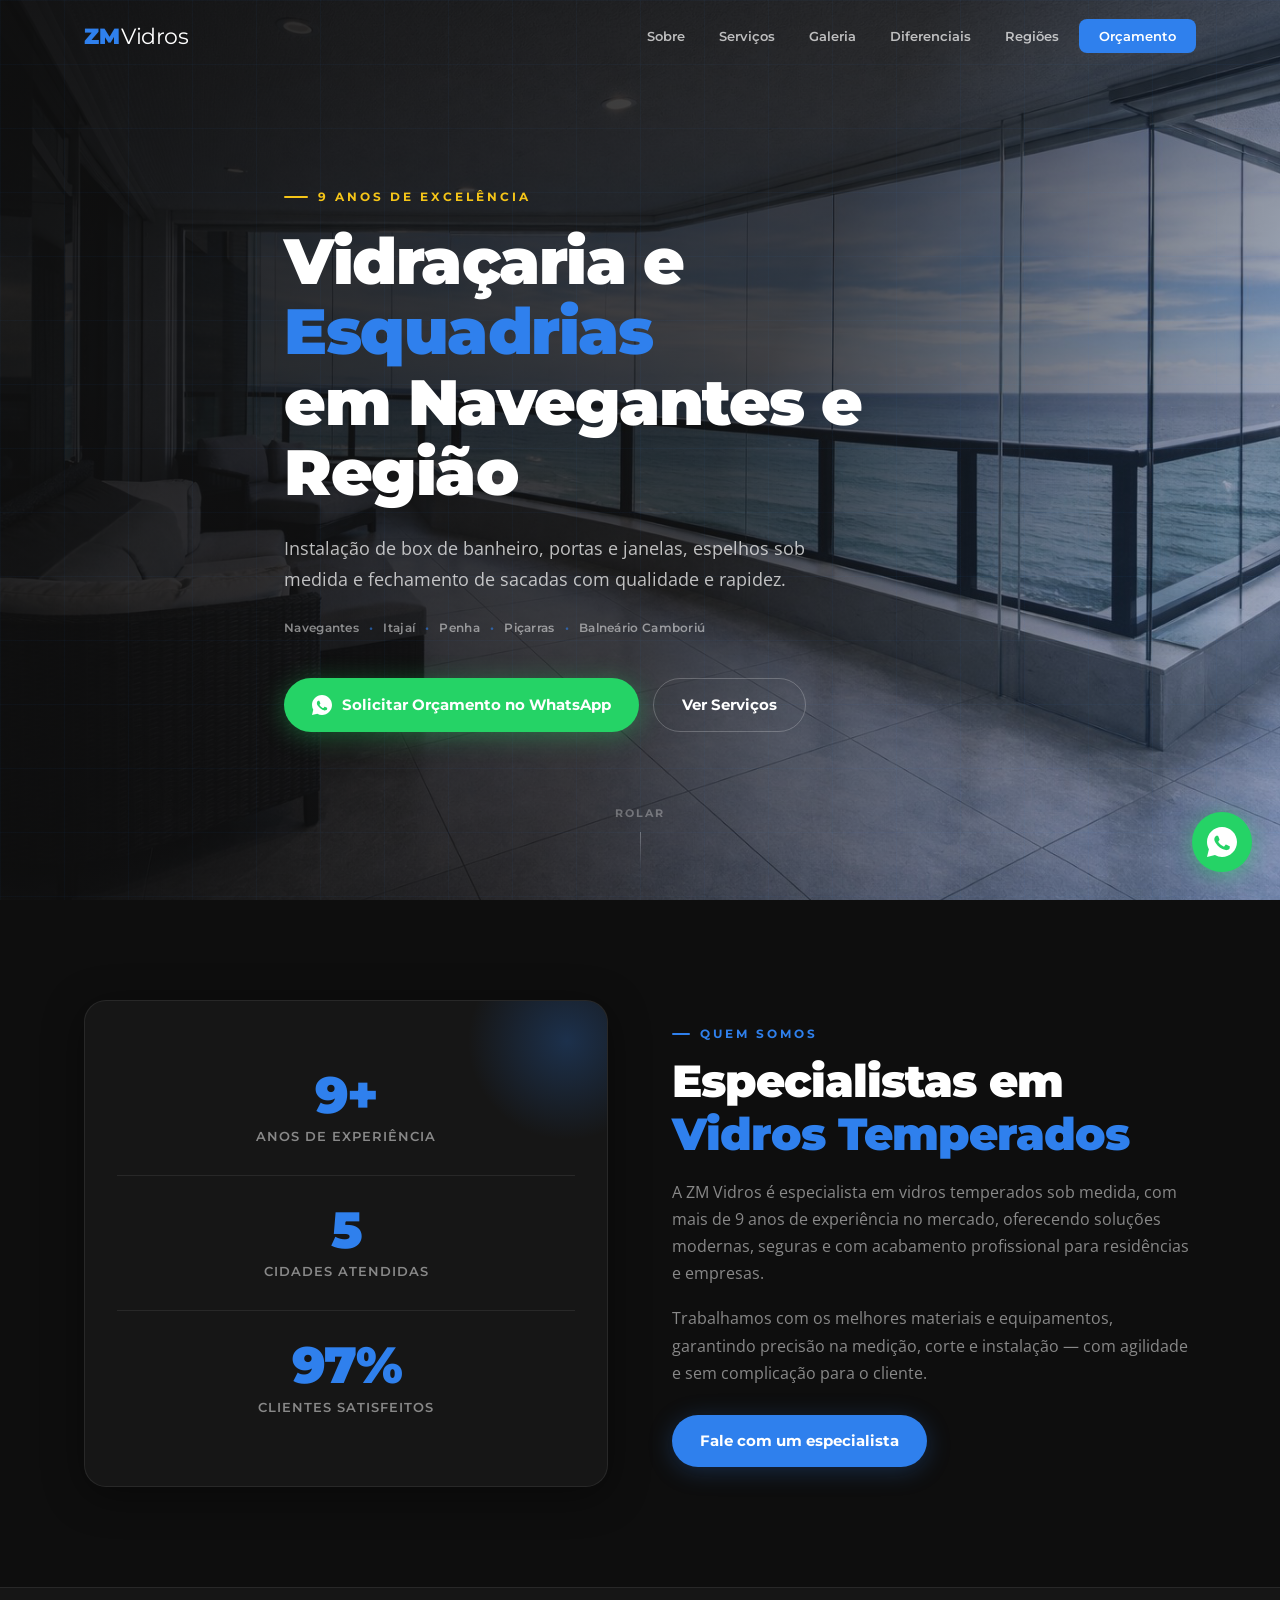
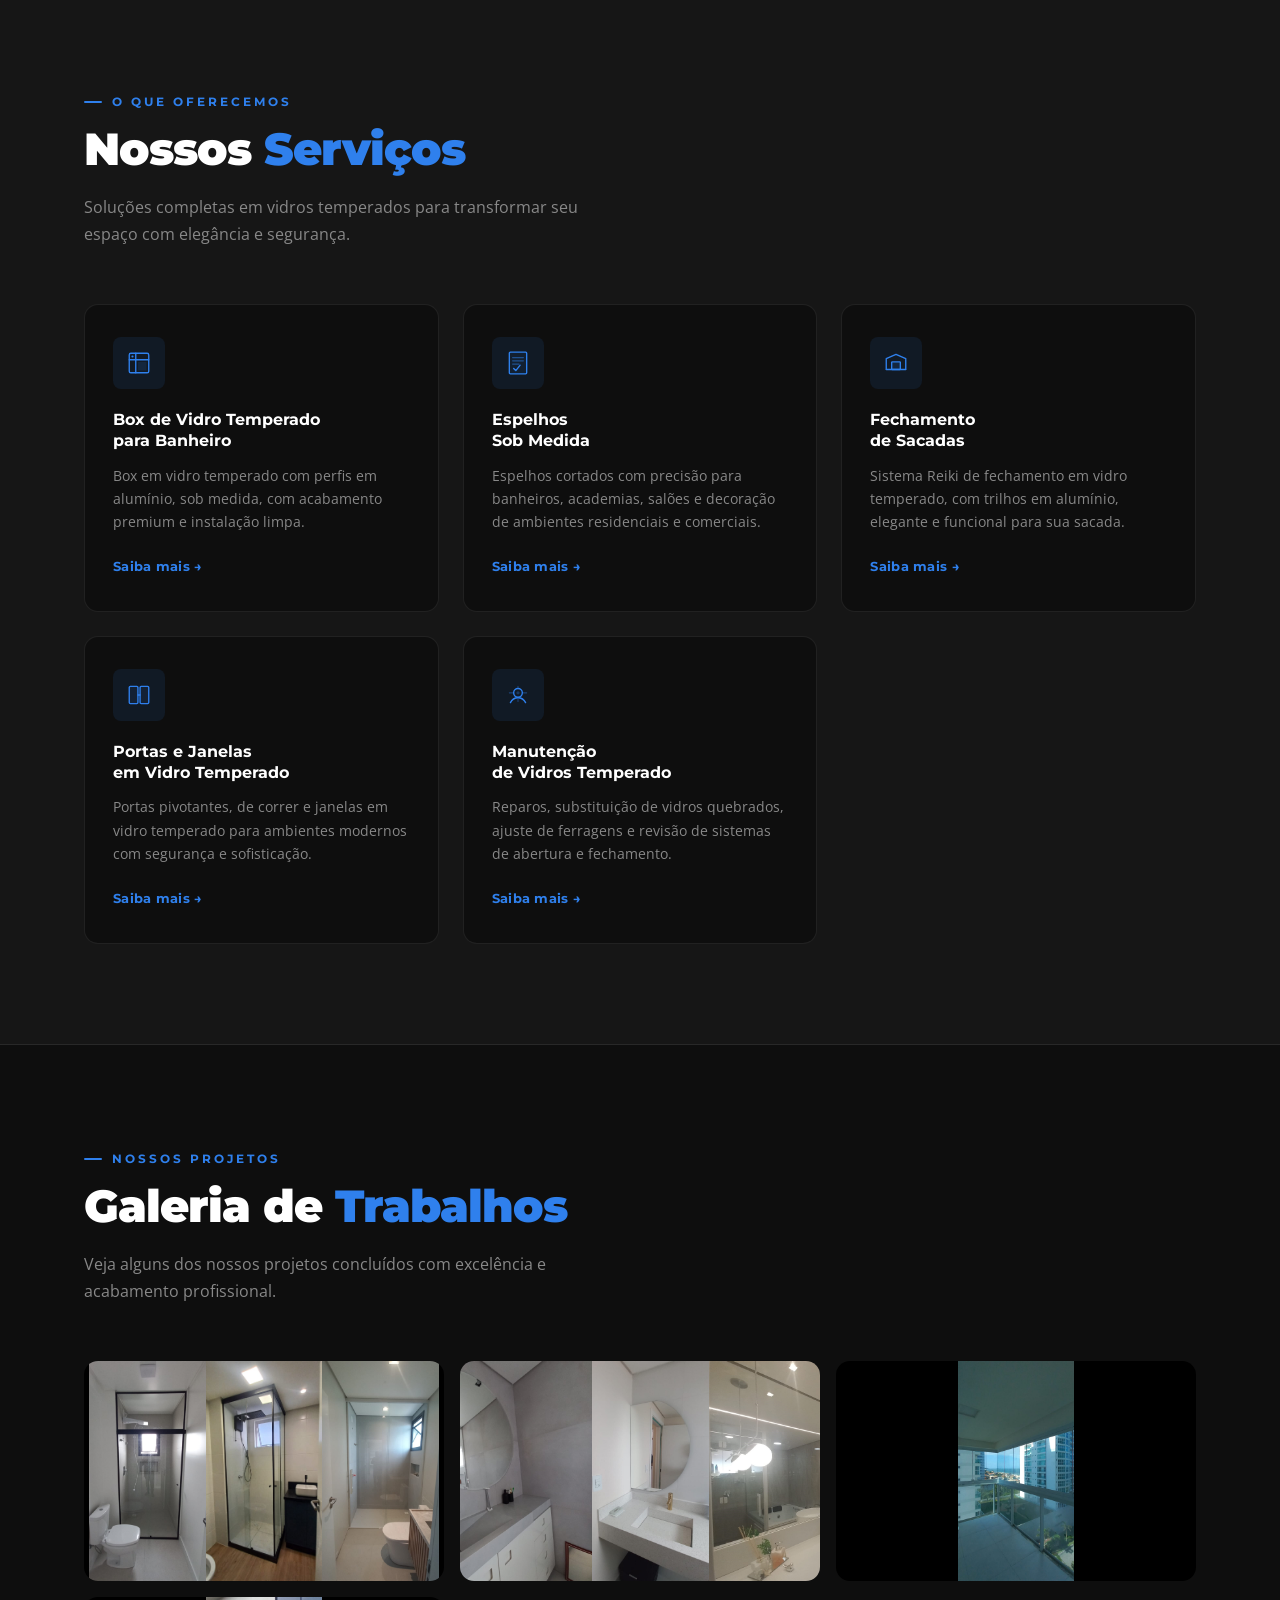
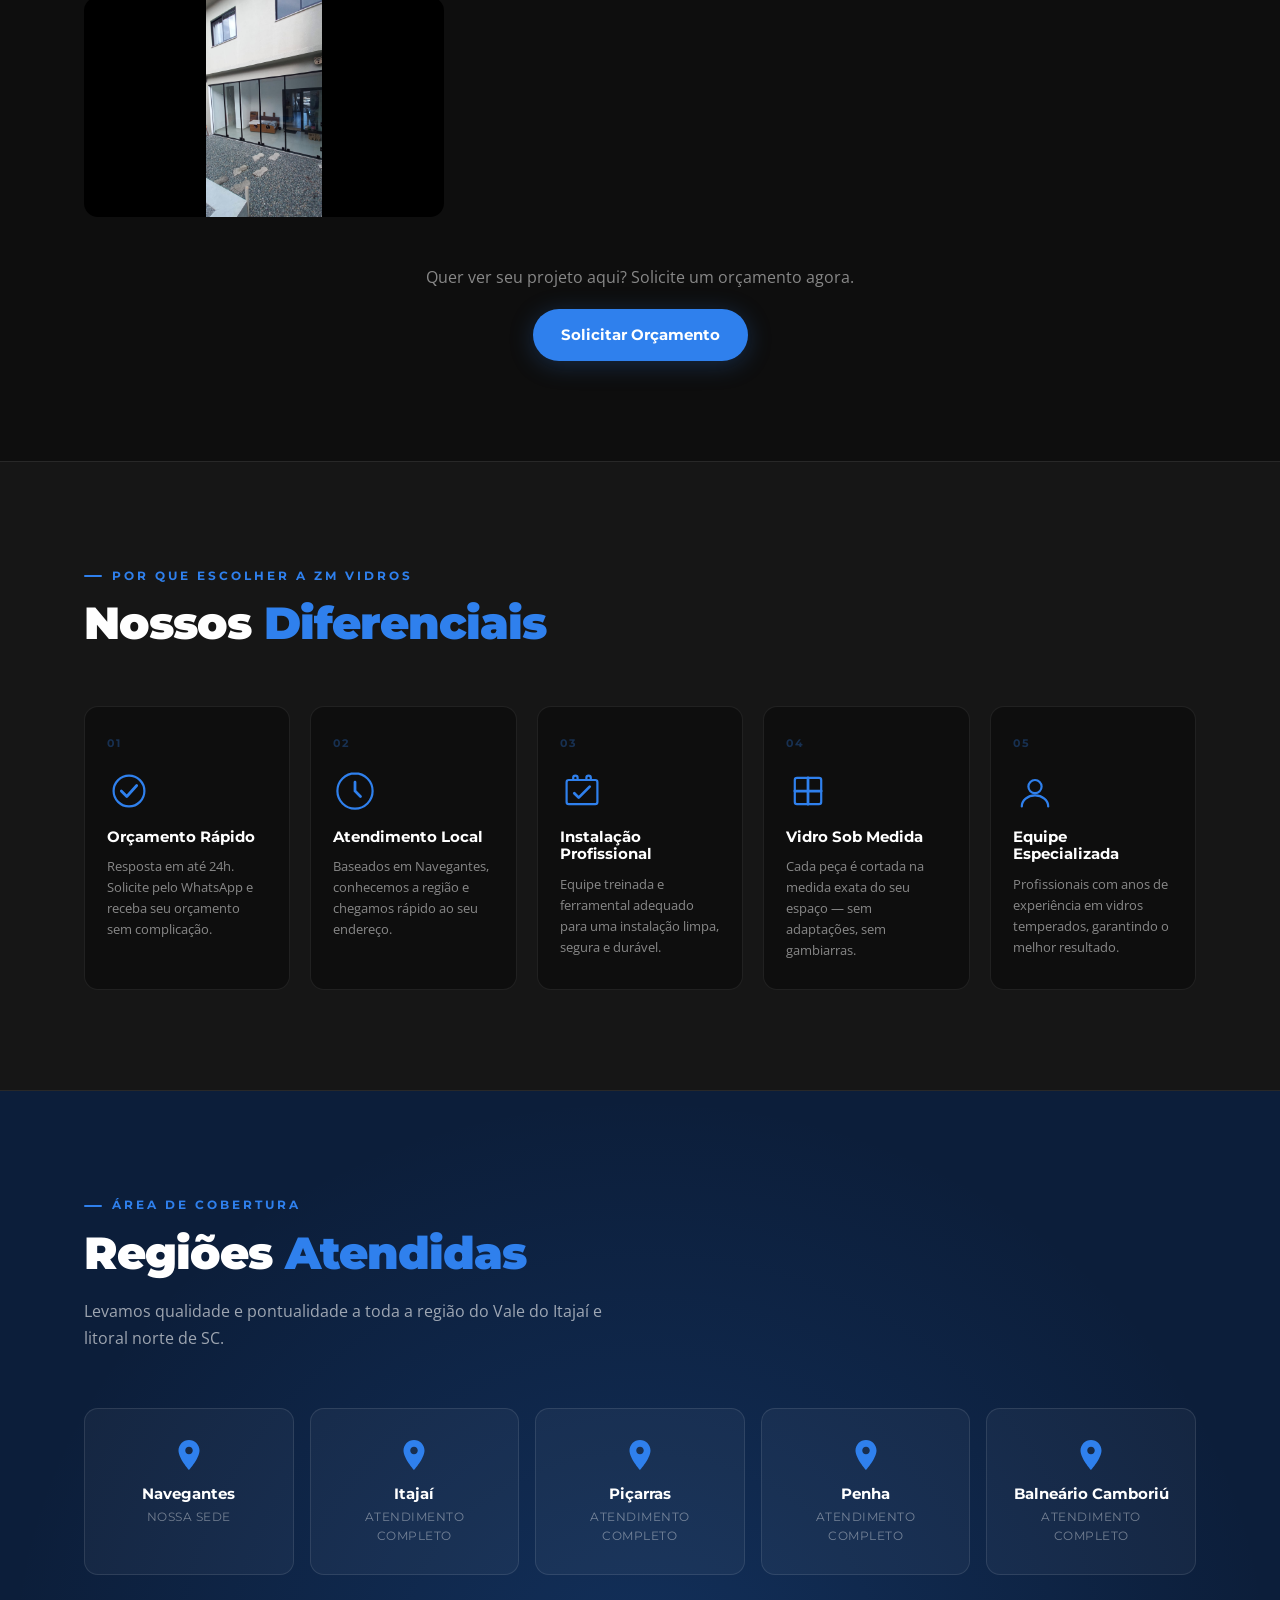
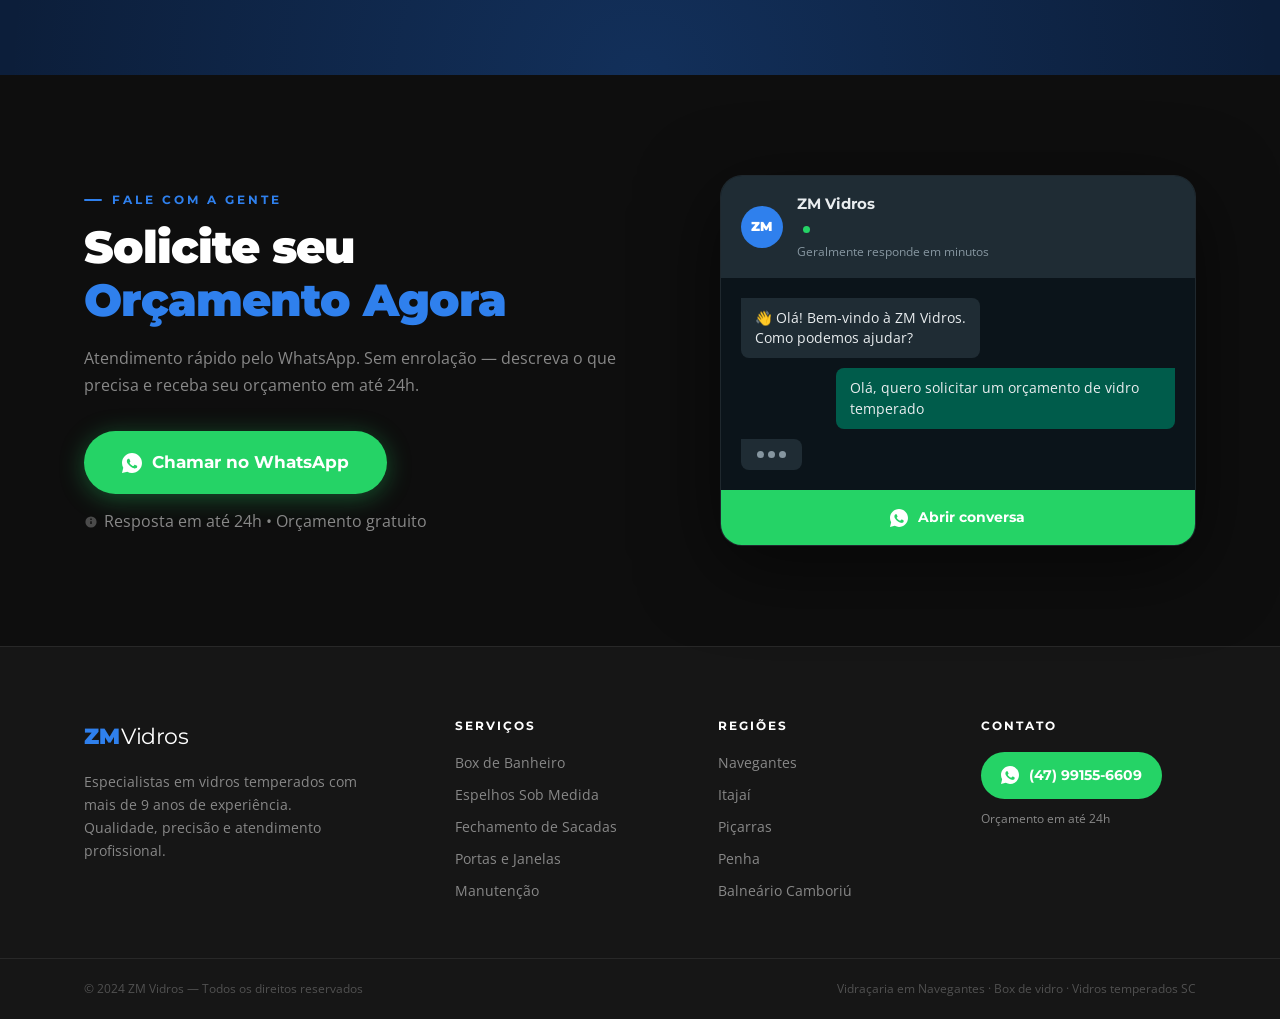
<file: index.html>
<!DOCTYPE html>
<html lang="pt-BR">
<head>
  <meta charset="UTF-8" />
  <meta name="viewport" content="width=device-width, initial-scale=1.0"/>
  <meta name="description" content="ZM Vidros – Box de vidro temperado, espelhos sob medida e fechamento de sacadas em Navegantes, Itajaí, Piçarras, Penha e Balneário Camboriú. Orçamento rápido pelo WhatsApp."/>
  <meta name="keywords" content="box de vidro, vidraçaria, vidro temperado, Navegantes, Itajaí, box banheiro, espelho sob medida, fechamento sacada, porta vidro temperado"/>
  <meta name="author" content="ZM Vidros"/>
  <meta property="og:title" content="ZM Vidros – Box de Vidro Temperado em Navegantes e Região"/>
  <meta property="og:description" content="Instalação profissional de box de banheiro, espelhos e fechamento de sacadas. Atendemos Navegantes, Itajaí, Piçarras, Penha e Balneário Camboriú."/>
  <meta property="og:type" content="website"/>
  <title>ZM Vidros – Box de Vidro Temperado em Navegantes e Região</title>
  <link rel="icon" href="/img/favicon.png" type="image/png">
  <link rel="preconnect" href="https://fonts.googleapis.com"/>
  <link rel="preconnect" href="https://fonts.gstatic.com" crossorigin/>
  <link href="https://fonts.googleapis.com/css2?family=Montserrat:wght@300;400;600;700;900&family=Open+Sans:wght@300;400;600&display=swap" rel="stylesheet"/>
  <link rel="stylesheet" href="css/style.css"/>
</head>
  <!-- Google tag (gtag.js) -->
<script async src="https://www.googletagmanager.com/gtag/js?id=AW-18070932044"></script>
<script>
  window.dataLayer = window.dataLayer || [];
  function gtag(){dataLayer.push(arguments);}
  gtag('js', new Date());

  gtag('config', 'AW-18070932044');
</script>
  
  <!-- Google tag (gtag.js) -->
<script async src="https://www.googletagmanager.com/gtag/js?id=G-LPH5JG95NE"></script>
<script>
  window.dataLayer = window.dataLayer || [];
  function gtag(){dataLayer.push(arguments);}
  gtag('js', new Date());

  gtag('config', 'G-LPH5JG95NE');
</script>

  <!-- Google Tag Manager -->
<script>(function(w,d,s,l,i){w[l]=w[l]||[];w[l].push({'gtm.start':
new Date().getTime(),event:'gtm.js'});var f=d.getElementsByTagName(s)[0],
j=d.createElement(s),dl=l!='dataLayer'?'&l='+l:'';j.async=true;j.src=
'https://www.googletagmanager.com/gtm.js?id='+i+dl;f.parentNode.insertBefore(j,f);
})(window,document,'script','dataLayer','GTM-5BQ9XXKM');</script>
<!-- End Google Tag Manager -->
  
<body>
  <!-- Google Tag Manager (noscript) -->
<noscript><iframe src="https://www.googletagmanager.com/ns.html?id=GTM-5BQ9XXKM"
height="0" width="0" style="display:none;visibility:hidden"></iframe></noscript>
<!-- End Google Tag Manager (noscript) -->

  <!-- ══════════════ NAVBAR ══════════════ -->
  <nav class="navbar" id="navbar">
    <div class="container navbar__inner">
      <a href="#hero" class="navbar__logo">
        <span class="logo-zm">ZM</span><span class="logo-vidros">Vidros</span>
      </a>
      <button class="navbar__toggle" id="menuToggle" aria-label="Abrir menu">
        <span></span><span></span><span></span>
      </button>
      <ul class="navbar__links" id="navLinks">
        <li><a href="#sobre">Sobre</a></li>
        <li><a href="#servicos">Serviços</a></li>
        <li><a href="#galeria">Galeria</a></li>
        <li><a href="#diferenciais">Diferenciais</a></li>
        <li><a href="#regioes">Regiões</a></li>
        <li><a href="#contato" class="nav-cta">Orçamento</a></li>
      </ul>
    </div>
  </nav>

  <!-- ══════════════ HERO ══════════════ -->
  <section class="hero" id="hero">
    <div class="hero__bg"></div>
    <div class="hero__overlay"></div>
    <div class="hero__lines"></div>
    <div class="container hero__content">
      <p class="hero__eyebrow" data-reveal>9 anos de excelência</p>
      <h1 class="hero__title" data-reveal data-delay="0.1">
        Vidraçaria e<br>
        <em>Esquadrias</em><br>
        em Navegantes e Região
      </h1>
      <p class="hero__sub" data-reveal data-delay="0.2">
        Instalação de box de banheiro, portas e janelas, espelhos sob medida e fechamento<br class="hide-mobile">
        de sacadas com qualidade e rapidez.
      </p>
      <div class="hero__cities" data-reveal data-delay="0.3">
        <span>Navegantes</span>
        <span class="dot">•</span>
        <span>Itajaí</span>
        <span class="dot">•</span>
        <span>Penha</span>
        <span class="dot">•</span>
        <span>Piçarras</span>
        <span class="dot">•</span>
        <span>Balneário Camboriú</span>
      </div>
      <div class="hero__actions" data-reveal data-delay="0.4">
        <a href="https://wa.me/5547991556609?text=Ol%C3%A1%2C%20quero%20solicitar%20um%20or%C3%A7amento%20de%20vidro%20temperado" target="_blank" rel="noopener" onclick="gtag('event','click_whatsapp',{event_category:'engagement',event_label:'hero_whatsapp'});" class="btn btn--whatsapp">
          <svg viewBox="0 0 32 32"><path d="M16 0C7.163 0 0 7.163 0 16c0 2.822.737 5.469 2.027 7.773L0 32l8.468-2.004A15.938 15.938 0 0016 32c8.837 0 16-7.163 16-16S24.837 0 16 0zm8.186 22.612c-.34.957-1.683 1.751-2.76 1.98-.736.157-1.696.281-4.932-1.06-4.144-1.681-6.815-5.886-7.02-6.157-.198-.27-1.664-2.217-1.664-4.228 0-2.01 1.052-2.993 1.425-3.399.374-.406.815-.507 1.087-.507.271 0 .543.003.78.014.25.013.586-.095.916.699.34.814 1.155 2.823 1.256 3.027.101.204.169.44.033.71-.136.27-.204.44-.406.677-.203.237-.427.53-.61.711-.203.203-.414.423-.178.83.237.407 1.054 1.738 2.26 2.817 1.553 1.383 2.864 1.812 3.27 2.016.407.203.644.17.882-.102.237-.271 1.018-1.186 1.289-1.593.271-.407.542-.34.915-.204.373.136 2.378 1.12 2.785 1.323.407.204.678.305.779.475.1.169.1.982-.24 1.94z"/></svg>
          Solicitar Orçamento no WhatsApp
        </a>
        <a href="#servicos" class="btn btn--outline">Ver Serviços</a>
      </div>
    </div>
    <div class="hero__scroll-hint">
      <span>Rolar</span>
      <div class="scroll-line"></div>
    </div>
  </section>

  <!-- ══════════════ SOBRE ══════════════ -->
  <section class="sobre" id="sobre">
    <div class="container sobre__inner">
      <div class="sobre__visual" data-reveal>
        <div class="sobre__glass-card">
          <div class="stat"><span class="stat__num">9+</span><span class="stat__label">Anos de experiência</span></div>
          <div class="stat-divider"></div>
          <div class="stat"><span class="stat__num">5</span><span class="stat__label">Cidades atendidas</span></div>
          <div class="stat-divider"></div>
          <div class="stat"><span class="stat__num">100%</span><span class="stat__label">Clientes satisfeitos</span></div>
        </div>
      </div>
      <div class="sobre__text" data-reveal data-delay="0.15">
        <span class="section-eyebrow">Quem somos</span>
        <h2 class="section-title">Especialistas em<br><em>Vidros Temperados</em></h2>
        <p>A ZM Vidros é especialista em vidros temperados sob medida, com mais de 9 anos de experiência no mercado, oferecendo soluções modernas, seguras e com acabamento profissional para residências e empresas.</p>
        <p>Trabalhamos com os melhores materiais e equipamentos, garantindo precisão na medição, corte e instalação — com agilidade e sem complicação para o cliente.</p>
        <a href="https://wa.me/5547991556609?text=Ol%C3%A1%2C%20quero%20solicitar%20um%20or%C3%A7amento%20de%20vidro%20temperado" target="_blank" rel="noopener" onclick="gtag('event','click_whatsapp',{event_category:'engagement',event_label:'contato_whatsapp'});" class="btn btn--primary">Fale com um especialista</a>
      </div>
    </div>
  </section>

  <!-- ══════════════ SERVIÇOS ══════════════ -->
  <section class="servicos" id="servicos">
    <div class="container">
      <div class="section-header" data-reveal>
        <span class="section-eyebrow">O que oferecemos</span>
        <h2 class="section-title">Nossos <em>Serviços</em></h2>
        <p class="section-desc">Soluções completas em vidros temperados para transformar seu espaço com elegância e segurança.</p>
      </div>
      <div class="servicos__grid">

        <div class="service-card" data-reveal data-delay="0">
          <div class="service-card__icon">
            <svg viewBox="0 0 48 48" fill="none" xmlns="http://www.w3.org/2000/svg">
              <rect x="6" y="6" width="36" height="36" rx="3" stroke="currentColor" stroke-width="2.5"/>
              <path d="M6 18h36M18 6v36" stroke="currentColor" stroke-width="2.5" stroke-linecap="round"/>
              <circle cx="12" cy="12" r="2" fill="currentColor"/>
              <path d="M22 22h16v16H22z" fill="currentColor" opacity=".12"/>
            </svg>
          </div>
          <h3>Box de Vidro Temperado<br>para Banheiro</h3>
          <p>Box em vidro temperado com perfis em alumínio, sob medida, com acabamento premium e instalação limpa.</p>
          <a href="box-vidro.html" class="service-card__link">Saiba mais →</a>
        </div>

        <div class="service-card" data-reveal data-delay="0.08">
          <div class="service-card__icon">
            <svg viewBox="0 0 48 48" fill="none" xmlns="http://www.w3.org/2000/svg">
              <rect x="8" y="4" width="32" height="40" rx="2" stroke="currentColor" stroke-width="2.5"/>
              <path d="M14 14h20M14 20h20M14 26h12" stroke="currentColor" stroke-width="2" stroke-linecap="round" opacity=".5"/>
              <path d="M8 4h32v40H8z" fill="currentColor" opacity=".06"/>
              <path d="M16 34l4 4 8-10" stroke="currentColor" stroke-width="2.5" stroke-linecap="round" stroke-linejoin="round"/>
            </svg>
          </div>
          <h3>Espelhos<br>Sob Medida</h3>
          <p>Espelhos cortados com precisão para banheiros, academias, salões e decoração de ambientes residenciais e comerciais.</p>
          <a href="espelhos.html" class="service-card__link">Saiba mais →</a>
        </div>

        <div class="service-card" data-reveal data-delay="0.16">
          <div class="service-card__icon">
            <svg viewBox="0 0 48 48" fill="none" xmlns="http://www.w3.org/2000/svg">
              <path d="M6 36V16l18-8 18 8v20" stroke="currentColor" stroke-width="2.5" stroke-linejoin="round"/>
              <rect x="16" y="22" width="16" height="14" rx="1" stroke="currentColor" stroke-width="2.5"/>
              <path d="M6 36h36" stroke="currentColor" stroke-width="2.5" stroke-linecap="round"/>
              <path d="M16 22h16v14H16z" fill="currentColor" opacity=".12"/>
            </svg>
          </div>
          <h3>Fechamento<br>de Sacadas</h3>
          <p>Sistema Reiki de fechamento em vidro temperado, com trilhos em alumínio, elegante e funcional para sua sacada.</p>
          <a href="fechamento-sacada.html" class="service-card__link">Saiba mais →</a>
        </div>

        <div class="service-card" data-reveal data-delay="0.24">
          <div class="service-card__icon">
            <svg viewBox="0 0 48 48" fill="none" xmlns="http://www.w3.org/2000/svg">
              <rect x="6" y="8" width="16" height="32" rx="2" stroke="currentColor" stroke-width="2.5"/>
              <rect x="26" y="8" width="16" height="32" rx="2" stroke="currentColor" stroke-width="2.5"/>
              <path d="M22 24h4" stroke="currentColor" stroke-width="2.5" stroke-linecap="round"/>
              <path d="M6 8h16v32H6zM26 8h16v32H26z" fill="currentColor" opacity=".08"/>
            </svg>
          </div>
          <h3>Portas e Janelas<br>em Vidro Temperado</h3>
          <p>Portas pivotantes, de correr e janelas em vidro temperado para ambientes modernos com segurança e sofisticação.</p>
          <a href="portas-janelas.html" class="service-card__link">Saiba mais →</a>
        </div>

        <div class="service-card" data-reveal data-delay="0.32">
          <div class="service-card__icon">
            <svg viewBox="0 0 48 48" fill="none" xmlns="http://www.w3.org/2000/svg">
              <path d="M10 38c3-6 8-9 14-9s11 3 14 9" stroke="currentColor" stroke-width="2.5" stroke-linecap="round"/>
              <circle cx="24" cy="20" r="8" stroke="currentColor" stroke-width="2.5"/>
              <path d="M24 12v-4M24 32v4M16 20H8M40 20h-8" stroke="currentColor" stroke-width="2" stroke-linecap="round" opacity=".4"/>
              <circle cx="24" cy="20" r="3" fill="currentColor" opacity=".3"/>
            </svg>
          </div>
          <h3>Manutenção<br>de Vidros Temperado</h3>
          <p>Reparos, substituição de vidros quebrados, ajuste de ferragens e revisão de sistemas de abertura e fechamento.</p>
          <a href="manutencao.html" class="service-card__link">Saiba mais →</a>
        </div>

      </div>
    </div>
  </section>

  <!-- ══════════════ GALERIA ══════════════ -->
  <section class="galeria" id="galeria">
    <div class="container">
      <div class="section-header" data-reveal>
        <span class="section-eyebrow">Nossos projetos</span>
        <h2 class="section-title">Galeria de <em>Trabalhos</em></h2>
        <p class="section-desc">Veja alguns dos nossos projetos concluídos com excelência e acabamento profissional.</p>
      </div>
      <div class="galeria__grid">
  <div class="galeria__item">
  <img src="img/box-vidro-navegantes.jpeg" alt="Box de vidro">
  <img src="img/box-de-vidro-teto-navegantes.jpeg" alt="Box de vidro">
  <img src="img/box-de-vidro-navegantes.jpeg" alt="Box de vidro">
  <div class="galeria__label">Box de Vidro</div>
</div>

<div class="galeria__item">
  <img src="img/espelho-sob-medida-em-itajai.jpeg" alt="Espelho sob medida">
  <img src="img/espelho-sob-medida-navegantes.jpeg" alt="Espelho sob medida">
  <img src="img/Espelho-sob-medida-gravata.jpeg" alt="Espelho sob medida">
  <div class="galeria__label">Espelho Sob Medida</div>
</div>

<div class="galeria__item">
  <img src="img/fechamento-sacada-navegantes.jpeg" alt="Fechamento de sacada">
  <div class="galeria__label">Fechamento de Sacada</div>
</div>

<div class="galeria__item">
  <img src="img/portas-janelas-vidro-temperado-itajai.jpeg" alt="Portas de vidro">
  <div class="galeria__label">Portas em Vidro</div>
</div>
      </div>
      <div class="galeria__cta" data-reveal>
        <p>Quer ver seu projeto aqui? Solicite um orçamento agora.</p>
        <a href="https://wa.me/5547991556609?text=Ol%C3%A1%2C%20quero%20solicitar%20um%20or%C3%A7amento%20de%20vidro%20temperado" target="_blank" rel="noopener" onclick="gtag('event','click_whatsapp',{event_category:'engagement',event_label:'contato_whatsapp'});" class="btn btn--primary">Solicitar Orçamento</a>
      </div>
    </div>
  </section>

  <!-- ══════════════ DIFERENCIAIS ══════════════ -->
  <section class="diferenciais" id="diferenciais">
    <div class="container">
      <div class="section-header" data-reveal>
        <span class="section-eyebrow">Por que escolher a ZM Vidros</span>
        <h2 class="section-title">Nossos <em>Diferenciais</em></h2>
      </div>
      <div class="diferenciais__grid">
        <div class="diferencial-card" data-reveal data-delay="0">
          <div class="diferencial-card__num">01</div>
          <div class="diferencial-card__icon">
            <svg viewBox="0 0 40 40" fill="none"><circle cx="20" cy="20" r="14" stroke="currentColor" stroke-width="2"/><path d="M13 20l5 5 9-10" stroke="currentColor" stroke-width="2.5" stroke-linecap="round" stroke-linejoin="round"/></svg>
          </div>
          <h3>Orçamento Rápido</h3>
          <p>Resposta em até 24h. Solicite pelo WhatsApp e receba seu orçamento sem complicação.</p>
        </div>
        <div class="diferencial-card" data-reveal data-delay="0.08">
          <div class="diferencial-card__num">02</div>
          <div class="diferencial-card__icon">
            <svg viewBox="0 0 40 40" fill="none"><path d="M20 4C11.163 4 4 11.163 4 20s7.163 16 16 16 16-7.163 16-16S28.837 4 20 4z" stroke="currentColor" stroke-width="2"/><path d="M20 12v8l5 5" stroke="currentColor" stroke-width="2.5" stroke-linecap="round"/></svg>
          </div>
          <h3>Atendimento Local</h3>
          <p>Baseados em Navegantes, conhecemos a região e chegamos rápido ao seu endereço.</p>
        </div>
        <div class="diferencial-card" data-reveal data-delay="0.16">
          <div class="diferencial-card__num">03</div>
          <div class="diferencial-card__icon">
            <svg viewBox="0 0 40 40" fill="none"><rect x="6" y="10" width="28" height="22" rx="2" stroke="currentColor" stroke-width="2"/><path d="M12 10V8a2 2 0 014 0v2M24 10V8a2 2 0 014 0v2" stroke="currentColor" stroke-width="2" stroke-linecap="round"/><path d="M13 22l4 4 10-10" stroke="currentColor" stroke-width="2.5" stroke-linecap="round" stroke-linejoin="round"/></svg>
          </div>
          <h3>Instalação Profissional</h3>
          <p>Equipe treinada e ferramental adequado para uma instalação limpa, segura e durável.</p>
        </div>
        <div class="diferencial-card" data-reveal data-delay="0.24">
          <div class="diferencial-card__num">04</div>
          <div class="diferencial-card__icon">
            <svg viewBox="0 0 40 40" fill="none"><path d="M8 20h24M20 8v24" stroke="currentColor" stroke-width="2.5" stroke-linecap="round"/><rect x="8" y="8" width="24" height="24" rx="2" stroke="currentColor" stroke-width="2"/></svg>
          </div>
          <h3>Vidro Sob Medida</h3>
          <p>Cada peça é cortada na medida exata do seu espaço — sem adaptações, sem gambiarras.</p>
        </div>
        <div class="diferencial-card" data-reveal data-delay="0.32">
          <div class="diferencial-card__num">05</div>
          <div class="diferencial-card__icon">
            <svg viewBox="0 0 40 40" fill="none"><circle cx="20" cy="16" r="6" stroke="currentColor" stroke-width="2"/><path d="M8 34c0-5.523 5.373-10 12-10s12 4.477 12 10" stroke="currentColor" stroke-width="2" stroke-linecap="round"/></svg>
          </div>
          <h3>Equipe Especializada</h3>
          <p>Profissionais com anos de experiência em vidros temperados, garantindo o melhor resultado.</p>
        </div>
      </div>
    </div>
  </section>

  <!-- ══════════════ REGIÕES ══════════════ -->
  <section class="regioes" id="regioes">
    <div class="regioes__bg"></div>
    <div class="container regioes__inner">
      <div class="section-header section-header--light" data-reveal>
        <span class="section-eyebrow">Área de cobertura</span>
        <h2 class="section-title">Regiões <em>Atendidas</em></h2>
        <p class="section-desc">Levamos qualidade e pontualidade a toda a região do Vale do Itajaí e litoral norte de SC.</p>
      </div>
      <div class="regioes__cities">
        <div class="city-card" data-reveal data-delay="0">
          <div class="city-card__pin">
            <svg viewBox="0 0 24 24"><path d="M12 2C8.13 2 5 5.13 5 9c0 5.25 7 13 7 13s7-7.75 7-13c0-3.87-3.13-7-7-7zm0 9.5c-1.38 0-2.5-1.12-2.5-2.5S10.62 6.5 12 6.5s2.5 1.12 2.5 2.5S13.38 11.5 12 11.5z" fill="currentColor"/></svg>
          </div>
          <h3>Navegantes</h3>
          <p>Nossa sede</p>
        </div>
        <div class="city-card" data-reveal data-delay="0.08">
          <div class="city-card__pin">
            <svg viewBox="0 0 24 24"><path d="M12 2C8.13 2 5 5.13 5 9c0 5.25 7 13 7 13s7-7.75 7-13c0-3.87-3.13-7-7-7zm0 9.5c-1.38 0-2.5-1.12-2.5-2.5S10.62 6.5 12 6.5s2.5 1.12 2.5 2.5S13.38 11.5 12 11.5z" fill="currentColor"/></svg>
          </div>
          <h3>Itajaí</h3>
          <p>Atendimento completo</p>
        </div>
        <div class="city-card" data-reveal data-delay="0.16">
          <div class="city-card__pin">
            <svg viewBox="0 0 24 24"><path d="M12 2C8.13 2 5 5.13 5 9c0 5.25 7 13 7 13s7-7.75 7-13c0-3.87-3.13-7-7-7zm0 9.5c-1.38 0-2.5-1.12-2.5-2.5S10.62 6.5 12 6.5s2.5 1.12 2.5 2.5S13.38 11.5 12 11.5z" fill="currentColor"/></svg>
          </div>
          <h3>Piçarras</h3>
          <p>Atendimento completo</p>
        </div>
        <div class="city-card" data-reveal data-delay="0.24">
          <div class="city-card__pin">
            <svg viewBox="0 0 24 24"><path d="M12 2C8.13 2 5 5.13 5 9c0 5.25 7 13 7 13s7-7.75 7-13c0-3.87-3.13-7-7-7zm0 9.5c-1.38 0-2.5-1.12-2.5-2.5S10.62 6.5 12 6.5s2.5 1.12 2.5 2.5S13.38 11.5 12 11.5z" fill="currentColor"/></svg>
          </div>
          <h3>Penha</h3>
          <p>Atendimento completo</p>
        </div>
        <div class="city-card" data-reveal data-delay="0.32">
          <div class="city-card__pin">
            <svg viewBox="0 0 24 24"><path d="M12 2C8.13 2 5 5.13 5 9c0 5.25 7 13 7 13s7-7.75 7-13c0-3.87-3.13-7-7-7zm0 9.5c-1.38 0-2.5-1.12-2.5-2.5S10.62 6.5 12 6.5s2.5 1.12 2.5 2.5S13.38 11.5 12 11.5z" fill="currentColor"/></svg>
          </div>
          <h3>Balneário Camboriú</h3>
          <p>Atendimento completo</p>
        </div>
      </div>
    </div>
  </section>

  <!-- ══════════════ CONTATO / CTA ══════════════ -->
  <section class="contato" id="contato">
    <div class="container contato__inner">
      <div class="contato__content" data-reveal>
        <span class="section-eyebrow">Fale com a gente</span>
        <h2 class="section-title">Solicite seu<br><em>Orçamento Agora</em></h2>
        <p>Atendimento rápido pelo WhatsApp. Sem enrolação — descreva o que precisa e receba seu orçamento em até 24h.</p>
        <a href="https://wa.me/5547991556609?text=Ol%C3%A1%2C%20quero%20solicitar%20um%20or%C3%A7amento%20de%20vidro%20temperado" target="_blank" rel="noopener" onclick="gtag('event','click_whatsapp',{event_category:'engagement',event_label:'hero_whatsapp'});" class="btn btn--whatsapp btn--lg">
          <svg viewBox="0 0 32 32"><path d="M16 0C7.163 0 0 7.163 0 16c0 2.822.737 5.469 2.027 7.773L0 32l8.468-2.004A15.938 15.938 0 0016 32c8.837 0 16-7.163 16-16S24.837 0 16 0zm8.186 22.612c-.34.957-1.683 1.751-2.76 1.98-.736.157-1.696.281-4.932-1.06-4.144-1.681-6.815-5.886-7.02-6.157-.198-.27-1.664-2.217-1.664-4.228 0-2.01 1.052-2.993 1.425-3.399.374-.406.815-.507 1.087-.507.271 0 .543.003.78.014.25.013.586-.095.916.699.34.814 1.155 2.823 1.256 3.027.101.204.169.44.033.71-.136.27-.204.44-.406.677-.203.237-.427.53-.61.711-.203.203-.414.423-.178.83.237.407 1.054 1.738 2.26 2.817 1.553 1.383 2.864 1.812 3.27 2.016.407.203.644.17.882-.102.237-.271 1.018-1.186 1.289-1.593.271-.407.542-.34.915-.204.373.136 2.378 1.12 2.785 1.323.407.204.678.305.779.475.1.169.1.982-.24 1.94z"/></svg>
          Chamar no WhatsApp
        </a>
        <p class="contato__note">
          <svg viewBox="0 0 20 20" fill="currentColor" width="14" height="14"><path d="M10 2a8 8 0 100 16A8 8 0 0010 2zm1 11H9V9h2v4zm0-6H9V5h2v2z"/></svg>
          Resposta em até 24h • Orçamento gratuito
        </p>
      </div>
      <div class="contato__visual" data-reveal data-delay="0.15">
        <div class="contato__card">
          <div class="contato__card-header">
            <div class="wa-avatar">ZM</div>
            <div>
              <strong>ZM Vidros</strong>
              <span class="online-dot"></span>
              <p>Geralmente responde em minutos</p>
            </div>
          </div>
          <div class="contato__card-body">
            <div class="wa-bubble wa-bubble--in">
              👋 Olá! Bem-vindo à ZM Vidros.<br>Como podemos ajudar?
            </div>
            <div class="wa-bubble wa-bubble--out">
              Olá, quero solicitar um orçamento de vidro temperado
            </div>
            <div class="wa-bubble wa-bubble--in wa-typing" id="typingBubble">
              <span></span><span></span><span></span>
            </div>
          </div>
          <a href="https://wa.me/5547991556609?text=Ol%C3%A1%2C%20quero%20solicitar%20um%20or%C3%A7amento%20de%20vidro%20temperado" target="_blank" rel="noopener" class="contato__card-btn">
            <svg viewBox="0 0 32 32" width="18" height="18"><path d="M16 0C7.163 0 0 7.163 0 16c0 2.822.737 5.469 2.027 7.773L0 32l8.468-2.004A15.938 15.938 0 0016 32c8.837 0 16-7.163 16-16S24.837 0 16 0zm8.186 22.612c-.34.957-1.683 1.751-2.76 1.98-.736.157-1.696.281-4.932-1.06-4.144-1.681-6.815-5.886-7.02-6.157-.198-.27-1.664-2.217-1.664-4.228 0-2.01 1.052-2.993 1.425-3.399.374-.406.815-.507 1.087-.507.271 0 .543.003.78.014.25.013.586-.095.916.699.34.814 1.155 2.823 1.256 3.027.101.204.169.44.033.71-.136.27-.204.44-.406.677-.203.237-.427.53-.61.711-.203.203-.414.423-.178.83.237.407 1.054 1.738 2.26 2.817 1.553 1.383 2.864 1.812 3.27 2.016.407.203.644.17.882-.102.237-.271 1.018-1.186 1.289-1.593.271-.407.542-.34.915-.204.373.136 2.378 1.12 2.785 1.323.407.204.678.305.779.475.1.169.1.982-.24 1.94z" fill="white"/></svg>
            Abrir conversa
          </a>
        </div>
      </div>
    </div>
  </section>

  <!-- ══════════════ FOOTER ══════════════ -->
  <footer class="footer">
    <div class="container footer__inner">
      <div class="footer__brand">
        <a href="#hero" class="navbar__logo">
          <span class="logo-zm">ZM</span><span class="logo-vidros">Vidros</span>
        </a>
        <p>Especialistas em vidros temperados com mais de 9 anos de experiência. Qualidade, precisão e atendimento profissional.</p>
      </div>
      <div class="footer__links">
        <h4>Serviços</h4>
        <ul>
          <li><a href="#servicos">Box de Banheiro</a></li>
          <li><a href="#servicos">Espelhos Sob Medida</a></li>
          <li><a href="#servicos">Fechamento de Sacadas</a></li>
          <li><a href="#servicos">Portas e Janelas</a></li>
          <li><a href="#servicos">Manutenção</a></li>
        </ul>
      </div>
      <div class="footer__links">
        <h4>Regiões</h4>
        <ul>
          <li>Navegantes</li>
          <li>Itajaí</li>
          <li>Piçarras</li>
          <li>Penha</li>
          <li>Balneário Camboriú</li>
        </ul>
      </div>
      <div class="footer__contact">
        <h4>Contato</h4>
        <a href="https://wa.me/5547991556609?text=Ol%C3%A1%2C%20quero%20solicitar%20um%20or%C3%A7amento%20de%20vidro%20temperado" target="_blank" rel="noopener" onclick="gtag('event','click_whatsapp',{event_category:'engagement',event_label:'footer_whatsapp'});" class="footer__wa">
          <svg viewBox="0 0 32 32" width="18" height="18"><path d="M16 0C7.163 0 0 7.163 0 16c0 2.822.737 5.469 2.027 7.773L0 32l8.468-2.004A15.938 15.938 0 0016 32c8.837 0 16-7.163 16-16S24.837 0 16 0zm8.186 22.612c-.34.957-1.683 1.751-2.76 1.98-.736.157-1.696.281-4.932-1.06-4.144-1.681-6.815-5.886-7.02-6.157-.198-.27-1.664-2.217-1.664-4.228 0-2.01 1.052-2.993 1.425-3.399.374-.406.815-.507 1.087-.507.271 0 .543.003.78.014.25.013.586-.095.916.699.34.814 1.155 2.823 1.256 3.027.101.204.169.44.033.71-.136.27-.204.44-.406.677-.203.237-.427.53-.61.711-.203.203-.414.423-.178.83.237.407 1.054 1.738 2.26 2.817 1.553 1.383 2.864 1.812 3.27 2.016.407.203.644.17.882-.102.237-.271 1.018-1.186 1.289-1.593.271-.407.542-.34.915-.204.373.136 2.378 1.12 2.785 1.323.407.204.678.305.779.475.1.169.1.982-.24 1.94z" fill="white"/></svg>
          (47) 99155-6609
        </a>
        <p class="footer__note">Orçamento em até 24h</p>
      </div>
    </div>
    <div class="footer__bottom">
      <div class="container">
        <p>© 2024 ZM Vidros — Todos os direitos reservados</p>
        <p>Vidraçaria em Navegantes · Box de vidro · Vidros temperados SC</p>
      </div>
    </div>
  </footer>

  <!-- ══════════════ FLOATING WHATSAPP ══════════════ -->
  <a
    href="https://wa.me/5547991556609?text=Ol%C3%A1%2C%20quero%20solicitar%20um%20or%C3%A7amento%20de%20vidro%20temperado"
    target="_blank"
    rel="noopener"
    class="float-wa"
    aria-label="WhatsApp"
  >
    <svg viewBox="0 0 32 32"><path d="M16 0C7.163 0 0 7.163 0 16c0 2.822.737 5.469 2.027 7.773L0 32l8.468-2.004A15.938 15.938 0 0016 32c8.837 0 16-7.163 16-16S24.837 0 16 0zm8.186 22.612c-.34.957-1.683 1.751-2.76 1.98-.736.157-1.696.281-4.932-1.06-4.144-1.681-6.815-5.886-7.02-6.157-.198-.27-1.664-2.217-1.664-4.228 0-2.01 1.052-2.993 1.425-3.399.374-.406.815-.507 1.087-.507.271 0 .543.003.78.014.25.013.586-.095.916.699.34.814 1.155 2.823 1.256 3.027.101.204.169.44.033.71-.136.27-.204.44-.406.677-.203.237-.427.53-.61.711-.203.203-.414.423-.178.83.237.407 1.054 1.738 2.26 2.817 1.553 1.383 2.864 1.812 3.27 2.016.407.203.644.17.882-.102.237-.271 1.018-1.186 1.289-1.593.271-.407.542-.34.915-.204.373.136 2.378 1.12 2.785 1.323.407.204.678.305.779.475.1.169.1.982-.24 1.94z"/></svg>
    <span class="float-wa__tooltip">Solicitar Orçamento</span>
  </a>

  <script src="script.js"></script>
</body>
</html>
</file>
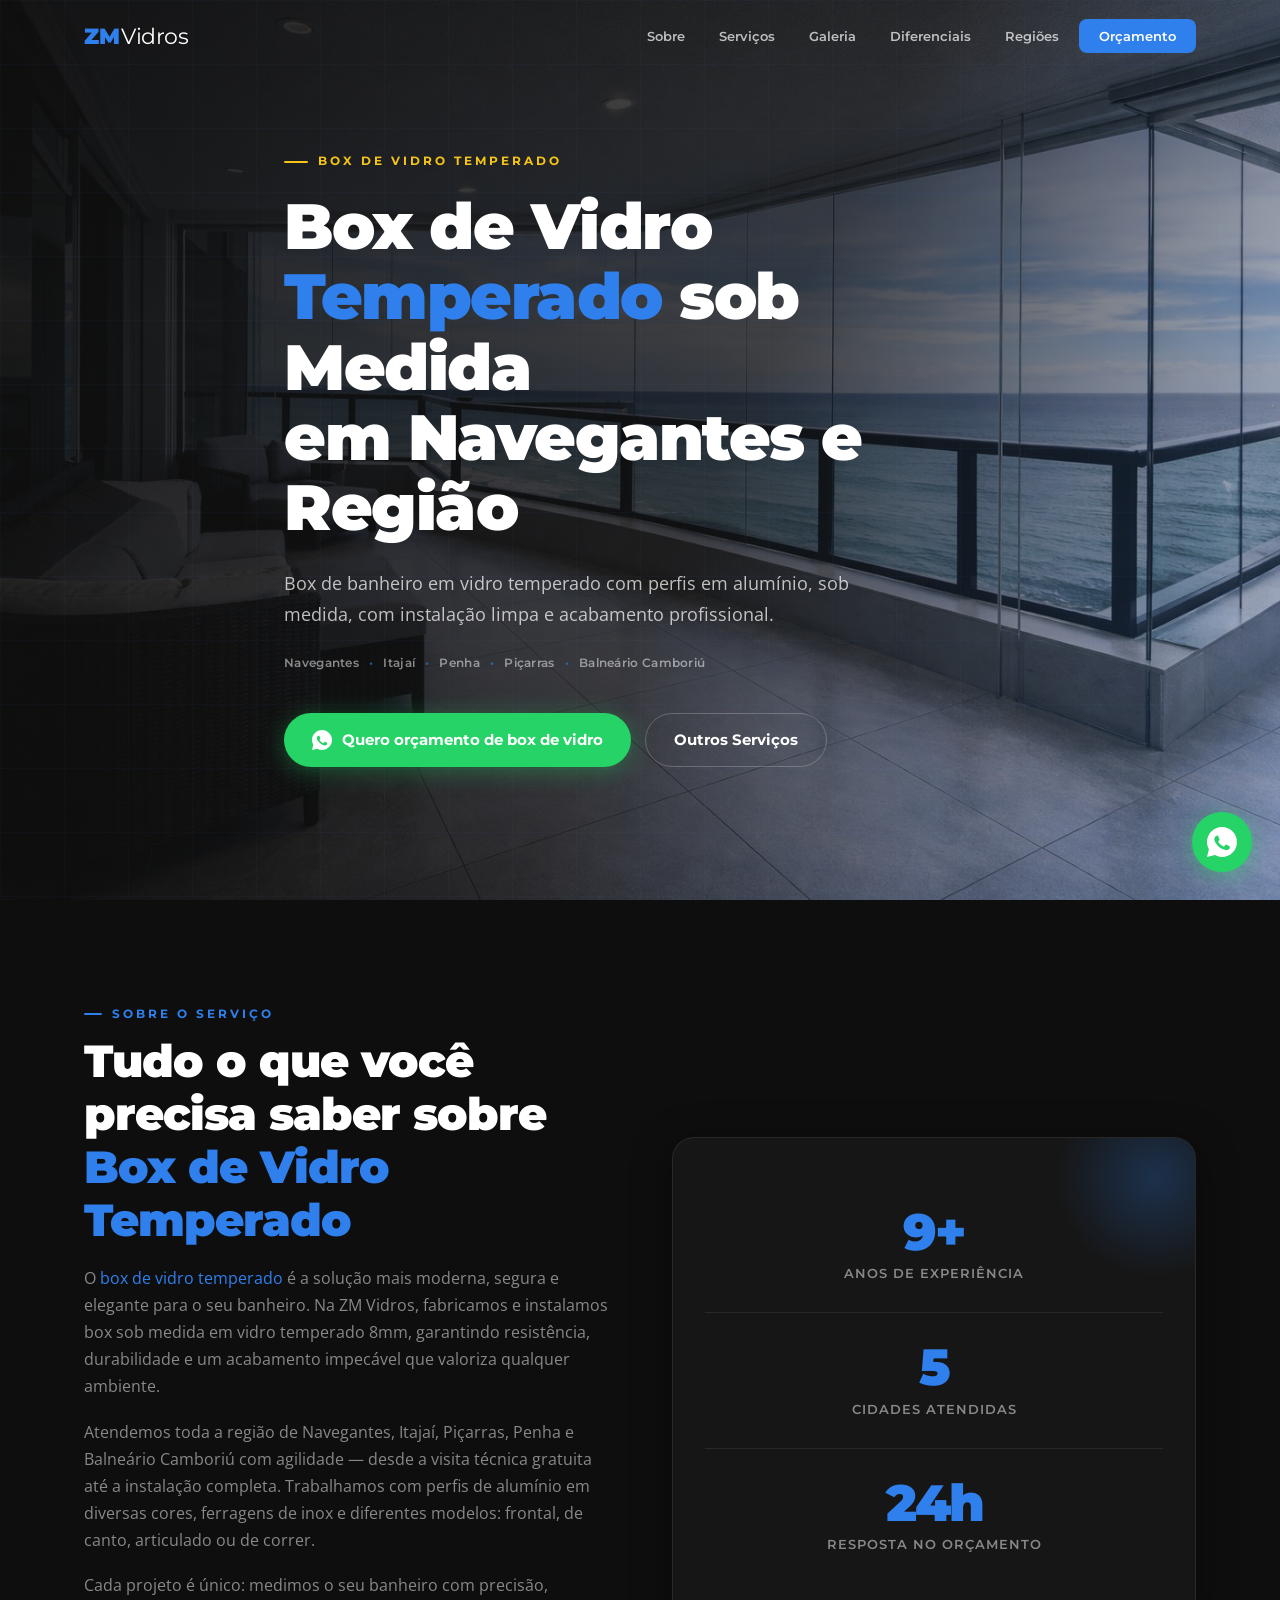
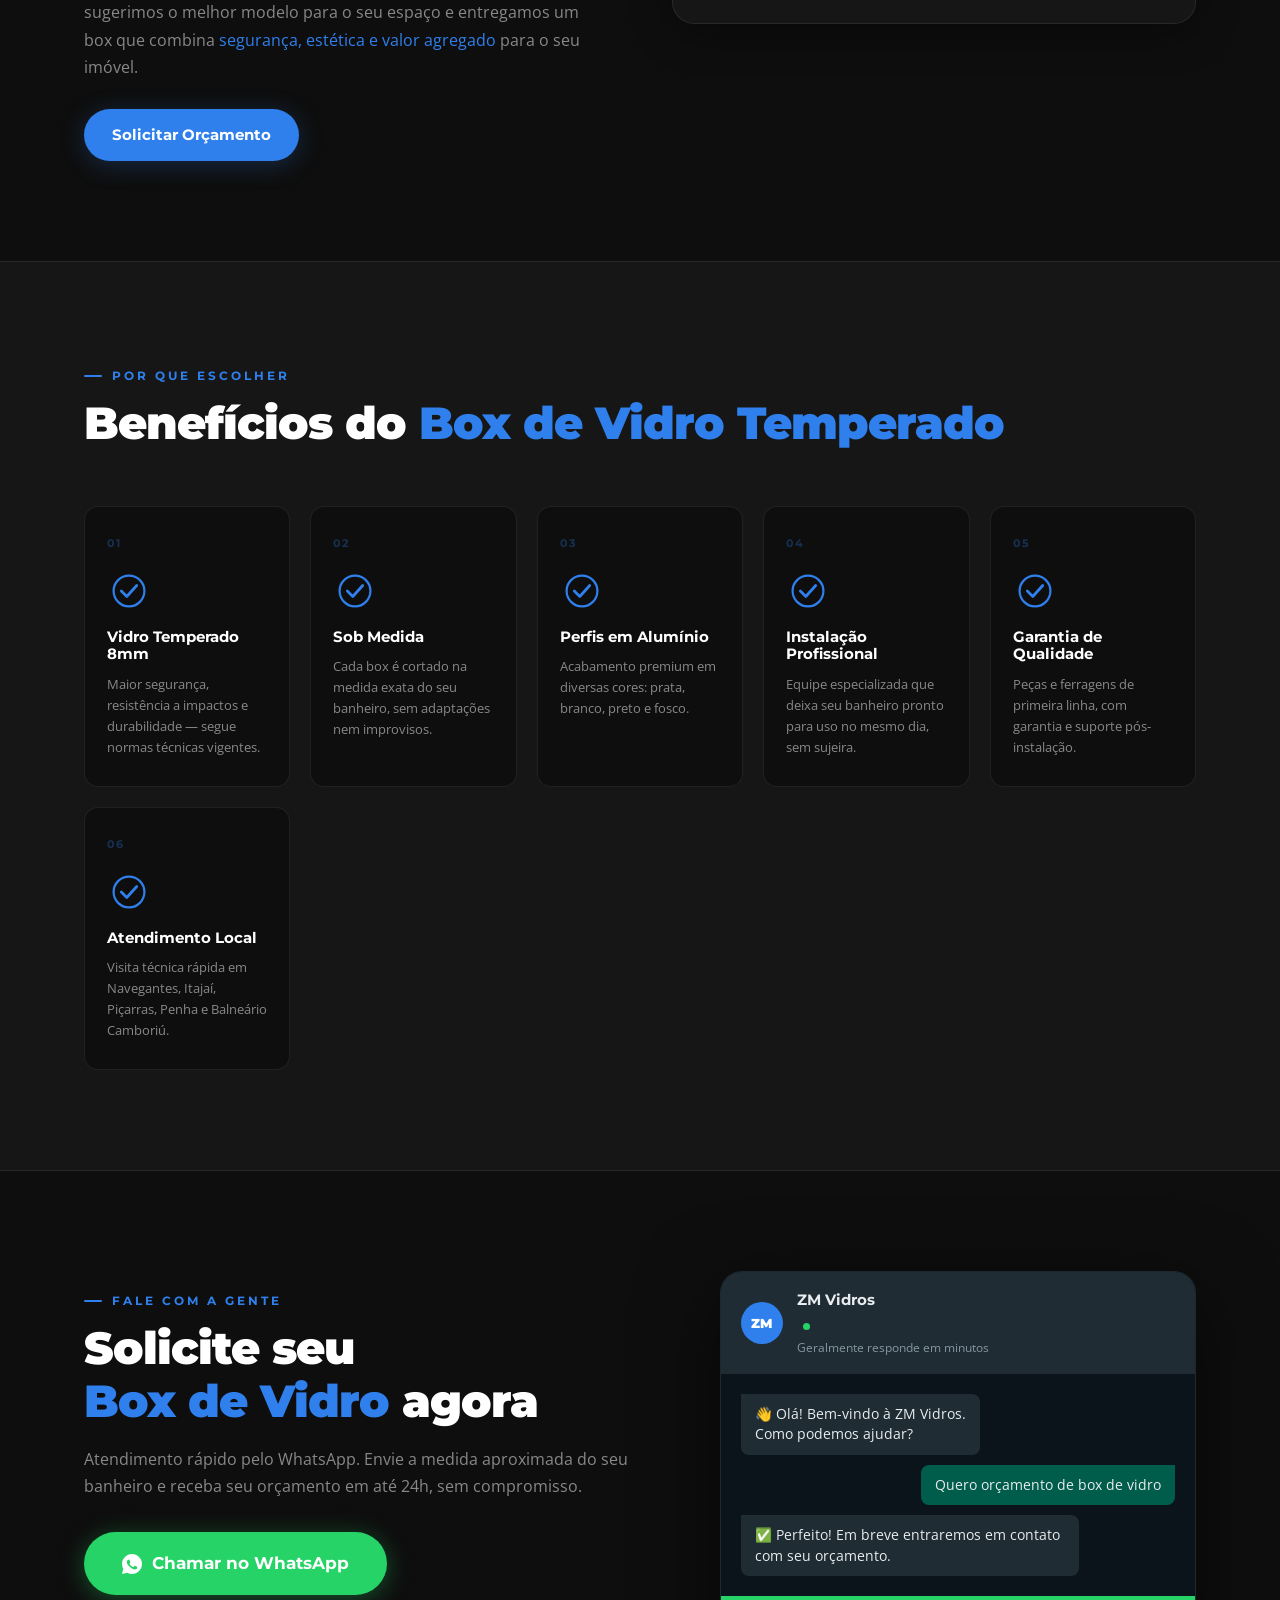
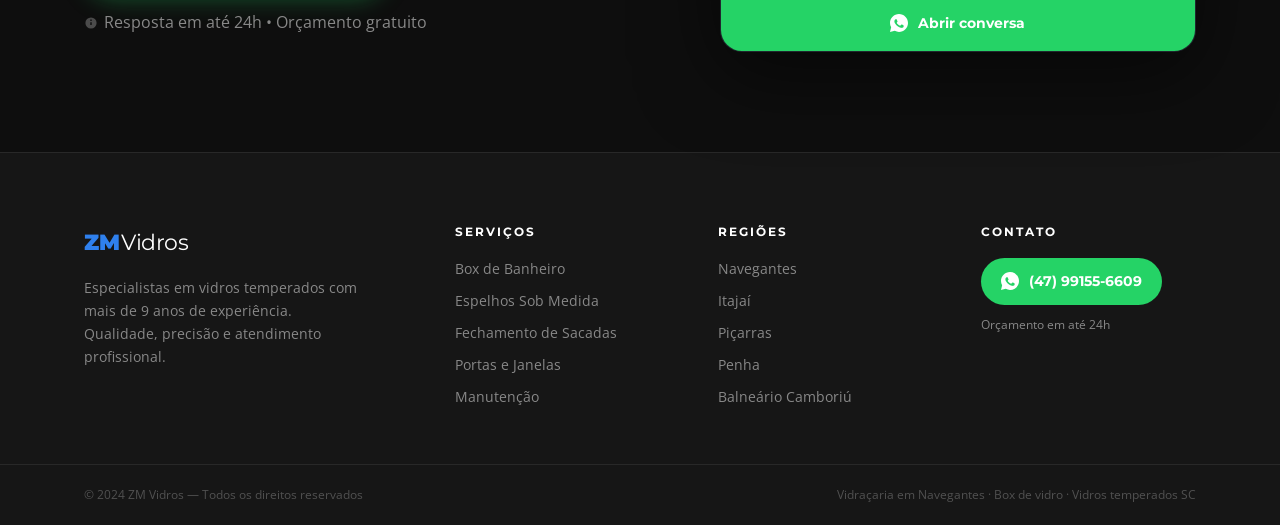
<file: box-vidro.html>
<!DOCTYPE html>
<html lang="pt-BR">
<head>
  <meta charset="UTF-8" />
  <meta name="viewport" content="width=device-width, initial-scale=1.0"/>
  <meta name="description" content="Box de vidro temperado sob medida em Navegantes, Itajaí, Piçarras, Penha e Balneário Camboriú. Instalação profissional, acabamento premium e orçamento em 24h."/>
  <meta name="author" content="ZM Vidros"/>
  <meta property="og:title" content="Box de Vidro Temperado em Navegantes, Itajaí e Região – ZM Vidros"/>
  <meta property="og:description" content="Box de vidro temperado sob medida em Navegantes, Itajaí, Piçarras, Penha e Balneário Camboriú. Instalação profissional, acabamento premium e orçamento em 24h."/>
  <meta property="og:type" content="website"/>
  <title>Box de Vidro Temperado em Navegantes, Itajaí e Região – ZM Vidros</title>
  <link rel="preconnect" href="https://fonts.googleapis.com"/>
  <link rel="preconnect" href="https://fonts.gstatic.com" crossorigin/>
  <link href="https://fonts.googleapis.com/css2?family=Montserrat:wght@300;400;600;700;900&family=Open+Sans:wght@300;400;600&display=swap" rel="stylesheet"/>
  <link rel="stylesheet" href="css/style.css"/>
</head>
  <!-- Google tag (gtag.js) -->
<script async src="https://www.googletagmanager.com/gtag/js?id=AW-18070932044"></script>
<script>
  window.dataLayer = window.dataLayer || [];
  function gtag(){dataLayer.push(arguments);}
  gtag('js', new Date());
  gtag('config', 'AW-18070932044');
</script>
<script async src="https://www.googletagmanager.com/gtag/js?id=G-LPH5JG95NE"></script>
<script>
  window.dataLayer = window.dataLayer || [];
  function gtag(){dataLayer.push(arguments);}
  gtag('js', new Date());
  gtag('config', 'G-LPH5JG95NE');
</script>
<body>

  <!-- ══════════════ NAVBAR ══════════════ -->
  <nav class="navbar" id="navbar">
    <div class="container navbar__inner">
      <a href="index.html#hero" class="navbar__logo">
        <span class="logo-zm">ZM</span><span class="logo-vidros">Vidros</span>
      </a>
      <button class="navbar__toggle" id="menuToggle" aria-label="Abrir menu">
        <span></span><span></span><span></span>
      </button>
      <ul class="navbar__links" id="navLinks">
        <li><a href="index.html#sobre">Sobre</a></li>
        <li><a href="index.html#servicos">Serviços</a></li>
        <li><a href="index.html#galeria">Galeria</a></li>
        <li><a href="index.html#diferenciais">Diferenciais</a></li>
        <li><a href="index.html#regioes">Regiões</a></li>
        <li><a href="index.html#contato" class="nav-cta">Orçamento</a></li>
      </ul>
    </div>
  </nav>

  <!-- ══════════════ HERO ══════════════ -->
  <section class="hero" id="hero">
    <div class="hero__bg"></div>
    <div class="hero__overlay"></div>
    <div class="hero__lines"></div>
    <div class="container hero__content">
      <p class="hero__eyebrow" data-reveal>Box de Vidro Temperado</p>
      <h1 class="hero__title" data-reveal data-delay="0.1">
        Box de Vidro<br><em>Temperado</em> sob Medida<br>em Navegantes e Região
      </h1>
      <p class="hero__sub" data-reveal data-delay="0.2">
        Box de banheiro em vidro temperado com perfis em alumínio,<br class="hide-mobile"> sob medida, com instalação limpa e acabamento profissional.
      </p>
      <div class="hero__cities" data-reveal data-delay="0.3">
        <span>Navegantes</span><span class="dot">•</span>
        <span>Itajaí</span><span class="dot">•</span>
        <span>Penha</span><span class="dot">•</span>
        <span>Piçarras</span><span class="dot">•</span>
        <span>Balneário Camboriú</span>
      </div>
      <div class="hero__actions" data-reveal data-delay="0.4">
        <a href="https://wa.me/5547991556609?text=Ol%C3%A1%2C%20quero%20or%C3%A7amento%20de%20box%20de%20vidro" target="_blank" rel="noopener" onclick="gtag('event','click_whatsapp',{event_category:'engagement',event_label:'box-vidro_hero_whatsapp'});" class="btn btn--whatsapp">
          <svg viewBox="0 0 32 32"><path d="M16 0C7.163 0 0 7.163 0 16c0 2.822.737 5.469 2.027 7.773L0 32l8.468-2.004A15.938 15.938 0 0016 32c8.837 0 16-7.163 16-16S24.837 0 16 0zm8.186 22.612c-.34.957-1.683 1.751-2.76 1.98-.736.157-1.696.281-4.932-1.06-4.144-1.681-6.815-5.886-7.02-6.157-.198-.27-1.664-2.217-1.664-4.228 0-2.01 1.052-2.993 1.425-3.399.374-.406.815-.507 1.087-.507.271 0 .543.003.78.014.25.013.586-.095.916.699.34.814 1.155 2.823 1.256 3.027.101.204.169.44.033.71-.136.27-.204.44-.406.677-.203.237-.427.53-.61.711-.203.203-.414.423-.178.83.237.407 1.054 1.738 2.26 2.817 1.553 1.383 2.864 1.812 3.27 2.016.407.203.644.17.882-.102.237-.271 1.018-1.186 1.289-1.593.271-.407.542-.34.915-.204.373.136 2.378 1.12 2.785 1.323.407.204.678.305.779.475.1.169.1.982-.24 1.94z"/></svg>
          Quero orçamento de box de vidro
        </a>
        <a href="index.html#servicos" class="btn btn--outline">Outros Serviços</a>
      </div>
    </div>
  </section>

  <!-- ══════════════ DETALHES DO SERVIÇO ══════════════ -->
  <section class="sobre" id="sobre">
    <div class="container sobre__inner">
      <div class="sobre__text" data-reveal>
        <span class="section-eyebrow">Sobre o serviço</span>
        <h2 class="section-title">Tudo o que você precisa saber sobre <em>Box de Vidro Temperado</em></h2>
        <p>O <em>box de vidro temperado</em> é a solução mais moderna, segura e elegante para o seu banheiro. Na ZM Vidros, fabricamos e instalamos box sob medida em vidro temperado 8mm, garantindo resistência, durabilidade e um acabamento impecável que valoriza qualquer ambiente.</p>
        <p>Atendemos toda a região de Navegantes, Itajaí, Piçarras, Penha e Balneário Camboriú com agilidade — desde a visita técnica gratuita até a instalação completa. Trabalhamos com perfis de alumínio em diversas cores, ferragens de inox e diferentes modelos: frontal, de canto, articulado ou de correr.</p>
        <p>Cada projeto é único: medimos o seu banheiro com precisão, sugerimos o melhor modelo para o seu espaço e entregamos um box que combina <em>segurança, estética e valor agregado</em> para o seu imóvel.</p>
        <a href="https://wa.me/5547991556609?text=Ol%C3%A1%2C%20quero%20or%C3%A7amento%20de%20box%20de%20vidro" target="_blank" rel="noopener" onclick="gtag('event','click_whatsapp',{event_category:'engagement',event_label:'box-vidro_sobre_whatsapp'});" class="btn btn--primary">Solicitar Orçamento</a>
      </div>
      <div class="sobre__visual" data-reveal data-delay="0.15">
        <div class="sobre__glass-card">
          <div class="stat"><span class="stat__num">9+</span><span class="stat__label">Anos de experiência</span></div>
          <div class="stat-divider"></div>
          <div class="stat"><span class="stat__num">5</span><span class="stat__label">Cidades atendidas</span></div>
          <div class="stat-divider"></div>
          <div class="stat"><span class="stat__num">24h</span><span class="stat__label">Resposta no orçamento</span></div>
        </div>
      </div>
    </div>
  </section>

  <!-- ══════════════ BENEFÍCIOS ══════════════ -->
  <section class="diferenciais">
    <div class="container">
      <div class="section-header" data-reveal>
        <span class="section-eyebrow">Por que escolher</span>
        <h2 class="section-title">Benefícios do <em>Box de Vidro Temperado</em></h2>
      </div>
      <div class="diferenciais__grid">
        <div class="diferencial-card" data-reveal data-delay="0.00">
          <div class="diferencial-card__num">01</div>
          <div class="diferencial-card__icon">
            <svg viewBox="0 0 40 40" fill="none"><circle cx="20" cy="20" r="14" stroke="currentColor" stroke-width="2"/><path d="M13 20l5 5 9-10" stroke="currentColor" stroke-width="2.5" stroke-linecap="round" stroke-linejoin="round"/></svg>
          </div>
          <h3>Vidro Temperado 8mm</h3>
          <p>Maior segurança, resistência a impactos e durabilidade — segue normas técnicas vigentes.</p>
        </div>
        <div class="diferencial-card" data-reveal data-delay="0.08">
          <div class="diferencial-card__num">02</div>
          <div class="diferencial-card__icon">
            <svg viewBox="0 0 40 40" fill="none"><circle cx="20" cy="20" r="14" stroke="currentColor" stroke-width="2"/><path d="M13 20l5 5 9-10" stroke="currentColor" stroke-width="2.5" stroke-linecap="round" stroke-linejoin="round"/></svg>
          </div>
          <h3>Sob Medida</h3>
          <p>Cada box é cortado na medida exata do seu banheiro, sem adaptações nem improvisos.</p>
        </div>
        <div class="diferencial-card" data-reveal data-delay="0.16">
          <div class="diferencial-card__num">03</div>
          <div class="diferencial-card__icon">
            <svg viewBox="0 0 40 40" fill="none"><circle cx="20" cy="20" r="14" stroke="currentColor" stroke-width="2"/><path d="M13 20l5 5 9-10" stroke="currentColor" stroke-width="2.5" stroke-linecap="round" stroke-linejoin="round"/></svg>
          </div>
          <h3>Perfis em Alumínio</h3>
          <p>Acabamento premium em diversas cores: prata, branco, preto e fosco.</p>
        </div>
        <div class="diferencial-card" data-reveal data-delay="0.24">
          <div class="diferencial-card__num">04</div>
          <div class="diferencial-card__icon">
            <svg viewBox="0 0 40 40" fill="none"><circle cx="20" cy="20" r="14" stroke="currentColor" stroke-width="2"/><path d="M13 20l5 5 9-10" stroke="currentColor" stroke-width="2.5" stroke-linecap="round" stroke-linejoin="round"/></svg>
          </div>
          <h3>Instalação Profissional</h3>
          <p>Equipe especializada que deixa seu banheiro pronto para uso no mesmo dia, sem sujeira.</p>
        </div>
        <div class="diferencial-card" data-reveal data-delay="0.32">
          <div class="diferencial-card__num">05</div>
          <div class="diferencial-card__icon">
            <svg viewBox="0 0 40 40" fill="none"><circle cx="20" cy="20" r="14" stroke="currentColor" stroke-width="2"/><path d="M13 20l5 5 9-10" stroke="currentColor" stroke-width="2.5" stroke-linecap="round" stroke-linejoin="round"/></svg>
          </div>
          <h3>Garantia de Qualidade</h3>
          <p>Peças e ferragens de primeira linha, com garantia e suporte pós-instalação.</p>
        </div>
        <div class="diferencial-card" data-reveal data-delay="0.40">
          <div class="diferencial-card__num">06</div>
          <div class="diferencial-card__icon">
            <svg viewBox="0 0 40 40" fill="none"><circle cx="20" cy="20" r="14" stroke="currentColor" stroke-width="2"/><path d="M13 20l5 5 9-10" stroke="currentColor" stroke-width="2.5" stroke-linecap="round" stroke-linejoin="round"/></svg>
          </div>
          <h3>Atendimento Local</h3>
          <p>Visita técnica rápida em Navegantes, Itajaí, Piçarras, Penha e Balneário Camboriú.</p>
        </div>
      </div>
    </div>
  </section>

  <!-- ══════════════ CONTATO / CTA ══════════════ -->
  <section class="contato" id="contato">
    <div class="container contato__inner">
      <div class="contato__content" data-reveal>
        <span class="section-eyebrow">Fale com a gente</span>
        <h2 class="section-title">Solicite seu<br><em>Box de Vidro</em> agora</h2>
        <p>Atendimento rápido pelo WhatsApp. Envie a medida aproximada do seu banheiro e receba seu orçamento em até 24h, sem compromisso.</p>
        <a href="https://wa.me/5547991556609?text=Ol%C3%A1%2C%20quero%20or%C3%A7amento%20de%20box%20de%20vidro" target="_blank" rel="noopener" onclick="gtag('event','click_whatsapp',{event_category:'engagement',event_label:'box-vidro_cta_whatsapp'});" class="btn btn--whatsapp btn--lg">
          <svg viewBox="0 0 32 32"><path d="M16 0C7.163 0 0 7.163 0 16c0 2.822.737 5.469 2.027 7.773L0 32l8.468-2.004A15.938 15.938 0 0016 32c8.837 0 16-7.163 16-16S24.837 0 16 0zm8.186 22.612c-.34.957-1.683 1.751-2.76 1.98-.736.157-1.696.281-4.932-1.06-4.144-1.681-6.815-5.886-7.02-6.157-.198-.27-1.664-2.217-1.664-4.228 0-2.01 1.052-2.993 1.425-3.399.374-.406.815-.507 1.087-.507.271 0 .543.003.78.014.25.013.586-.095.916.699.34.814 1.155 2.823 1.256 3.027.101.204.169.44.033.71-.136.27-.204.44-.406.677-.203.237-.427.53-.61.711-.203.203-.414.423-.178.83.237.407 1.054 1.738 2.26 2.817 1.553 1.383 2.864 1.812 3.27 2.016.407.203.644.17.882-.102.237-.271 1.018-1.186 1.289-1.593.271-.407.542-.34.915-.204.373.136 2.378 1.12 2.785 1.323.407.204.678.305.779.475.1.169.1.982-.24 1.94z"/></svg>
          Chamar no WhatsApp
        </a>
        <p class="contato__note">
          <svg viewBox="0 0 20 20" fill="currentColor" width="14" height="14"><path d="M10 2a8 8 0 100 16A8 8 0 0010 2zm1 11H9V9h2v4zm0-6H9V5h2v2z"/></svg>
          Resposta em até 24h • Orçamento gratuito
        </p>
      </div>
      <div class="contato__visual" data-reveal data-delay="0.15">
        <div class="contato__card">
          <div class="contato__card-header">
            <div class="wa-avatar">ZM</div>
            <div>
              <strong>ZM Vidros</strong>
              <span class="online-dot"></span>
              <p>Geralmente responde em minutos</p>
            </div>
          </div>
          <div class="contato__card-body">
            <div class="wa-bubble wa-bubble--in">
              👋 Olá! Bem-vindo à ZM Vidros.<br>Como podemos ajudar?
            </div>
            <div class="wa-bubble wa-bubble--out">
              Quero orçamento de box de vidro
            </div>
            <div class="wa-bubble wa-bubble--in wa-typing" id="typingBubble">
              <span></span><span></span><span></span>
            </div>
          </div>
          <a href="https://wa.me/5547991556609?text=Ol%C3%A1%2C%20quero%20or%C3%A7amento%20de%20box%20de%20vidro" target="_blank" rel="noopener" class="contato__card-btn">
            <svg viewBox="0 0 32 32" width="18" height="18"><path d="M16 0C7.163 0 0 7.163 0 16c0 2.822.737 5.469 2.027 7.773L0 32l8.468-2.004A15.938 15.938 0 0016 32c8.837 0 16-7.163 16-16S24.837 0 16 0zm8.186 22.612c-.34.957-1.683 1.751-2.76 1.98-.736.157-1.696.281-4.932-1.06-4.144-1.681-6.815-5.886-7.02-6.157-.198-.27-1.664-2.217-1.664-4.228 0-2.01 1.052-2.993 1.425-3.399.374-.406.815-.507 1.087-.507.271 0 .543.003.78.014.25.013.586-.095.916.699.34.814 1.155 2.823 1.256 3.027.101.204.169.44.033.71-.136.27-.204.44-.406.677-.203.237-.427.53-.61.711-.203.203-.414.423-.178.83.237.407 1.054 1.738 2.26 2.817 1.553 1.383 2.864 1.812 3.27 2.016.407.203.644.17.882-.102.237-.271 1.018-1.186 1.289-1.593.271-.407.542-.34.915-.204.373.136 2.378 1.12 2.785 1.323.407.204.678.305.779.475.1.169.1.982-.24 1.94z" fill="white"/></svg>
            Abrir conversa
          </a>
        </div>
      </div>
    </div>
  </section>

  <!-- ══════════════ FOOTER ══════════════ -->
  <footer class="footer">
    <div class="container footer__inner">
      <div class="footer__brand">
        <a href="index.html#hero" class="navbar__logo">
          <span class="logo-zm">ZM</span><span class="logo-vidros">Vidros</span>
        </a>
        <p>Especialistas em vidros temperados com mais de 9 anos de experiência. Qualidade, precisão e atendimento profissional.</p>
      </div>
      <div class="footer__links">
        <h4>Serviços</h4>
        <ul>
          <li><a href="box-vidro.html">Box de Banheiro</a></li>
          <li><a href="espelhos.html">Espelhos Sob Medida</a></li>
          <li><a href="fechamento-sacada.html">Fechamento de Sacadas</a></li>
          <li><a href="portas-janelas.html">Portas e Janelas</a></li>
          <li><a href="manutencao.html">Manutenção</a></li>
        </ul>
      </div>
      <div class="footer__links">
        <h4>Regiões</h4>
        <ul>
          <li>Navegantes</li>
          <li>Itajaí</li>
          <li>Piçarras</li>
          <li>Penha</li>
          <li>Balneário Camboriú</li>
        </ul>
      </div>
      <div class="footer__contact">
        <h4>Contato</h4>
        <a href="https://wa.me/5547991556609?text=Ol%C3%A1%2C%20quero%20solicitar%20um%20or%C3%A7amento%20de%20vidro%20temperado" target="_blank" rel="noopener" onclick="gtag('event','click_whatsapp',{event_category:'engagement',event_label:'footer_whatsapp'});" class="footer__wa">
          <svg viewBox="0 0 32 32" width="18" height="18"><path d="M16 0C7.163 0 0 7.163 0 16c0 2.822.737 5.469 2.027 7.773L0 32l8.468-2.004A15.938 15.938 0 0016 32c8.837 0 16-7.163 16-16S24.837 0 16 0zm8.186 22.612c-.34.957-1.683 1.751-2.76 1.98-.736.157-1.696.281-4.932-1.06-4.144-1.681-6.815-5.886-7.02-6.157-.198-.27-1.664-2.217-1.664-4.228 0-2.01 1.052-2.993 1.425-3.399.374-.406.815-.507 1.087-.507.271 0 .543.003.78.014.25.013.586-.095.916.699.34.814 1.155 2.823 1.256 3.027.101.204.169.44.033.71-.136.27-.204.44-.406.677-.203.237-.427.53-.61.711-.203.203-.414.423-.178.83.237.407 1.054 1.738 2.26 2.817 1.553 1.383 2.864 1.812 3.27 2.016.407.203.644.17.882-.102.237-.271 1.018-1.186 1.289-1.593.271-.407.542-.34.915-.204.373.136 2.378 1.12 2.785 1.323.407.204.678.305.779.475.1.169.1.982-.24 1.94z" fill="white"/></svg>
          (47) 99155-6609
        </a>
        <p class="footer__note">Orçamento em até 24h</p>
      </div>
    </div>
    <div class="footer__bottom">
      <div class="container">
        <p>© 2024 ZM Vidros — Todos os direitos reservados</p>
        <p>Vidraçaria em Navegantes · Box de vidro · Vidros temperados SC</p>
      </div>
    </div>
  </footer>

  <!-- ══════════════ FLOATING WHATSAPP ══════════════ -->
  <a
    href="https://wa.me/5547991556609?text=Ol%C3%A1%2C%20quero%20solicitar%20um%20or%C3%A7amento%20de%20vidro%20temperado"
    target="_blank"
    rel="noopener"
    class="float-wa"
    aria-label="WhatsApp"
  >
    <svg viewBox="0 0 32 32"><path d="M16 0C7.163 0 0 7.163 0 16c0 2.822.737 5.469 2.027 7.773L0 32l8.468-2.004A15.938 15.938 0 0016 32c8.837 0 16-7.163 16-16S24.837 0 16 0zm8.186 22.612c-.34.957-1.683 1.751-2.76 1.98-.736.157-1.696.281-4.932-1.06-4.144-1.681-6.815-5.886-7.02-6.157-.198-.27-1.664-2.217-1.664-4.228 0-2.01 1.052-2.993 1.425-3.399.374-.406.815-.507 1.087-.507.271 0 .543.003.78.014.25.013.586-.095.916.699.34.814 1.155 2.823 1.256 3.027.101.204.169.44.033.71-.136.27-.204.44-.406.677-.203.237-.427.53-.61.711-.203.203-.414.423-.178.83.237.407 1.054 1.738 2.26 2.817 1.553 1.383 2.864 1.812 3.27 2.016.407.203.644.17.882-.102.237-.271 1.018-1.186 1.289-1.593.271-.407.542-.34.915-.204.373.136 2.378 1.12 2.785 1.323.407.204.678.305.779.475.1.169.1.982-.24 1.94z"/></svg>
    <span class="float-wa__tooltip">Solicitar Orçamento</span>
  </a>

  <script src="script.js"></script>
</body>
</html>
</file>
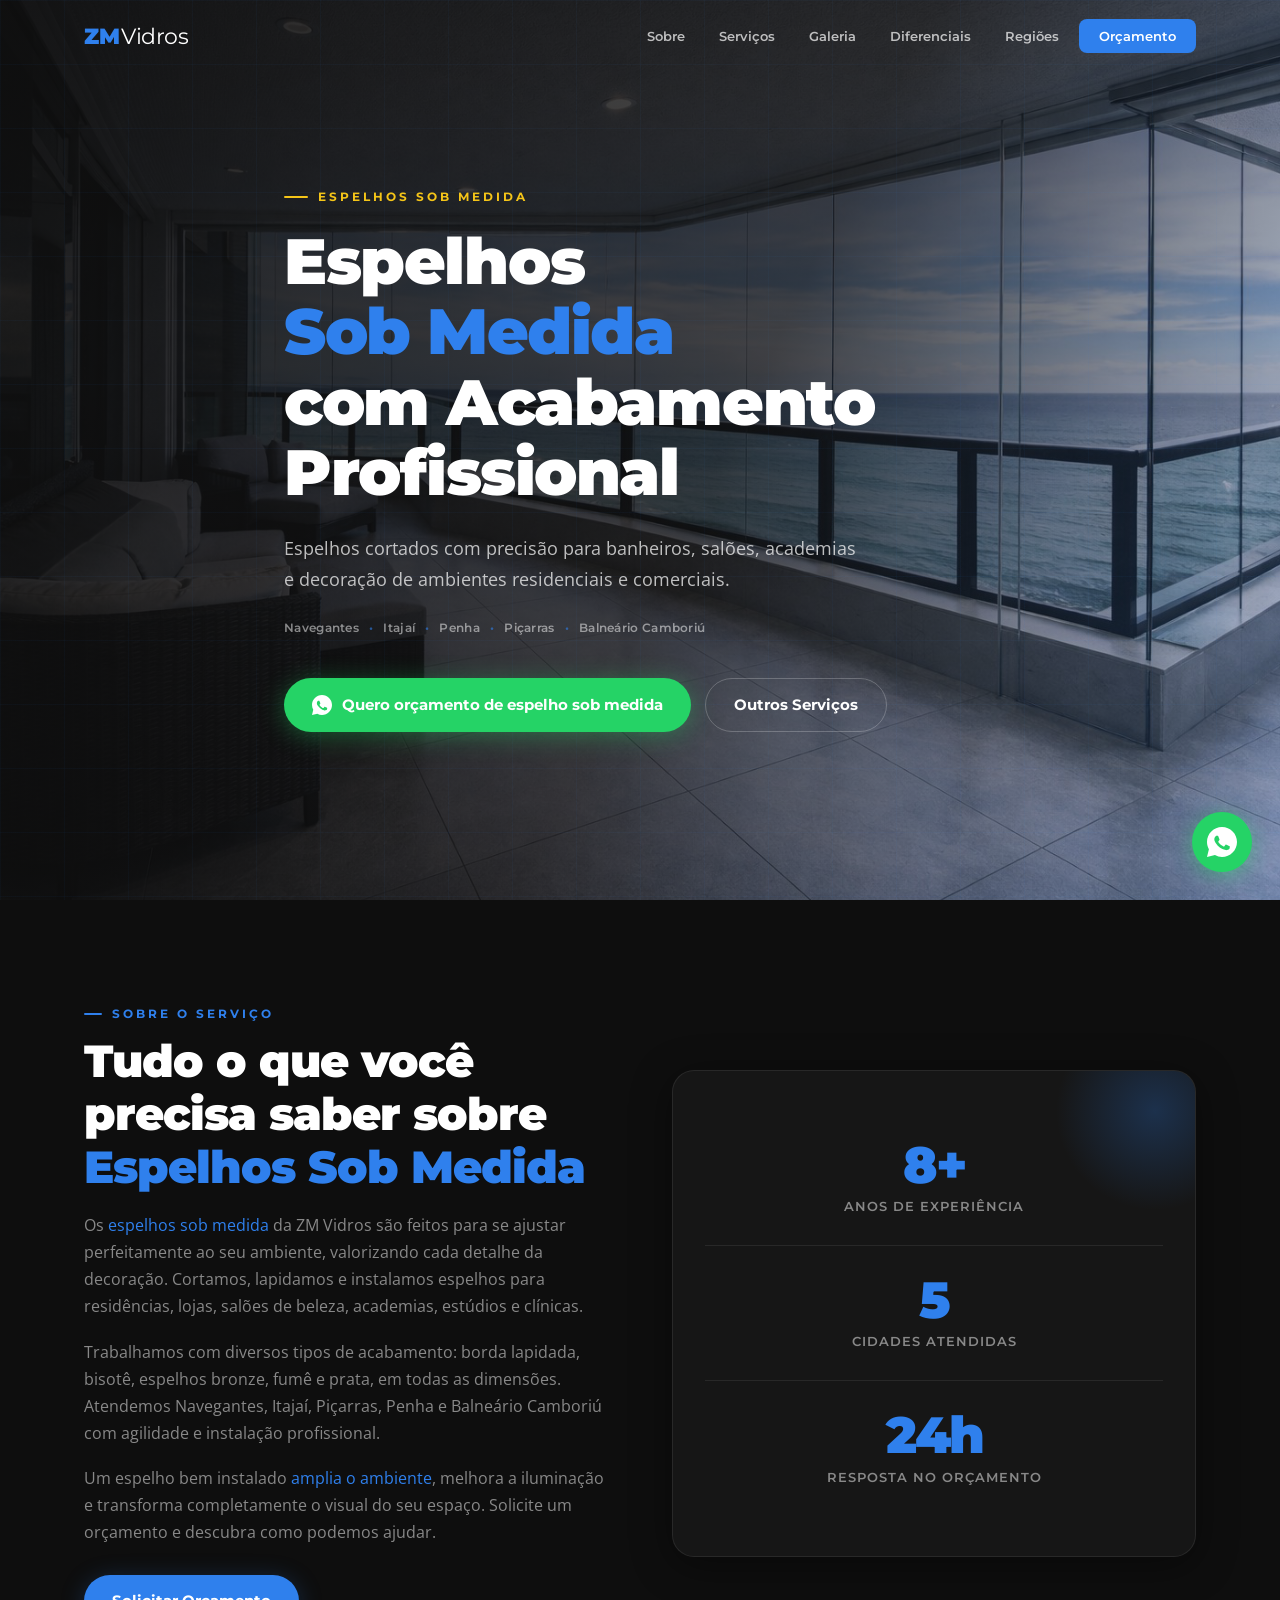
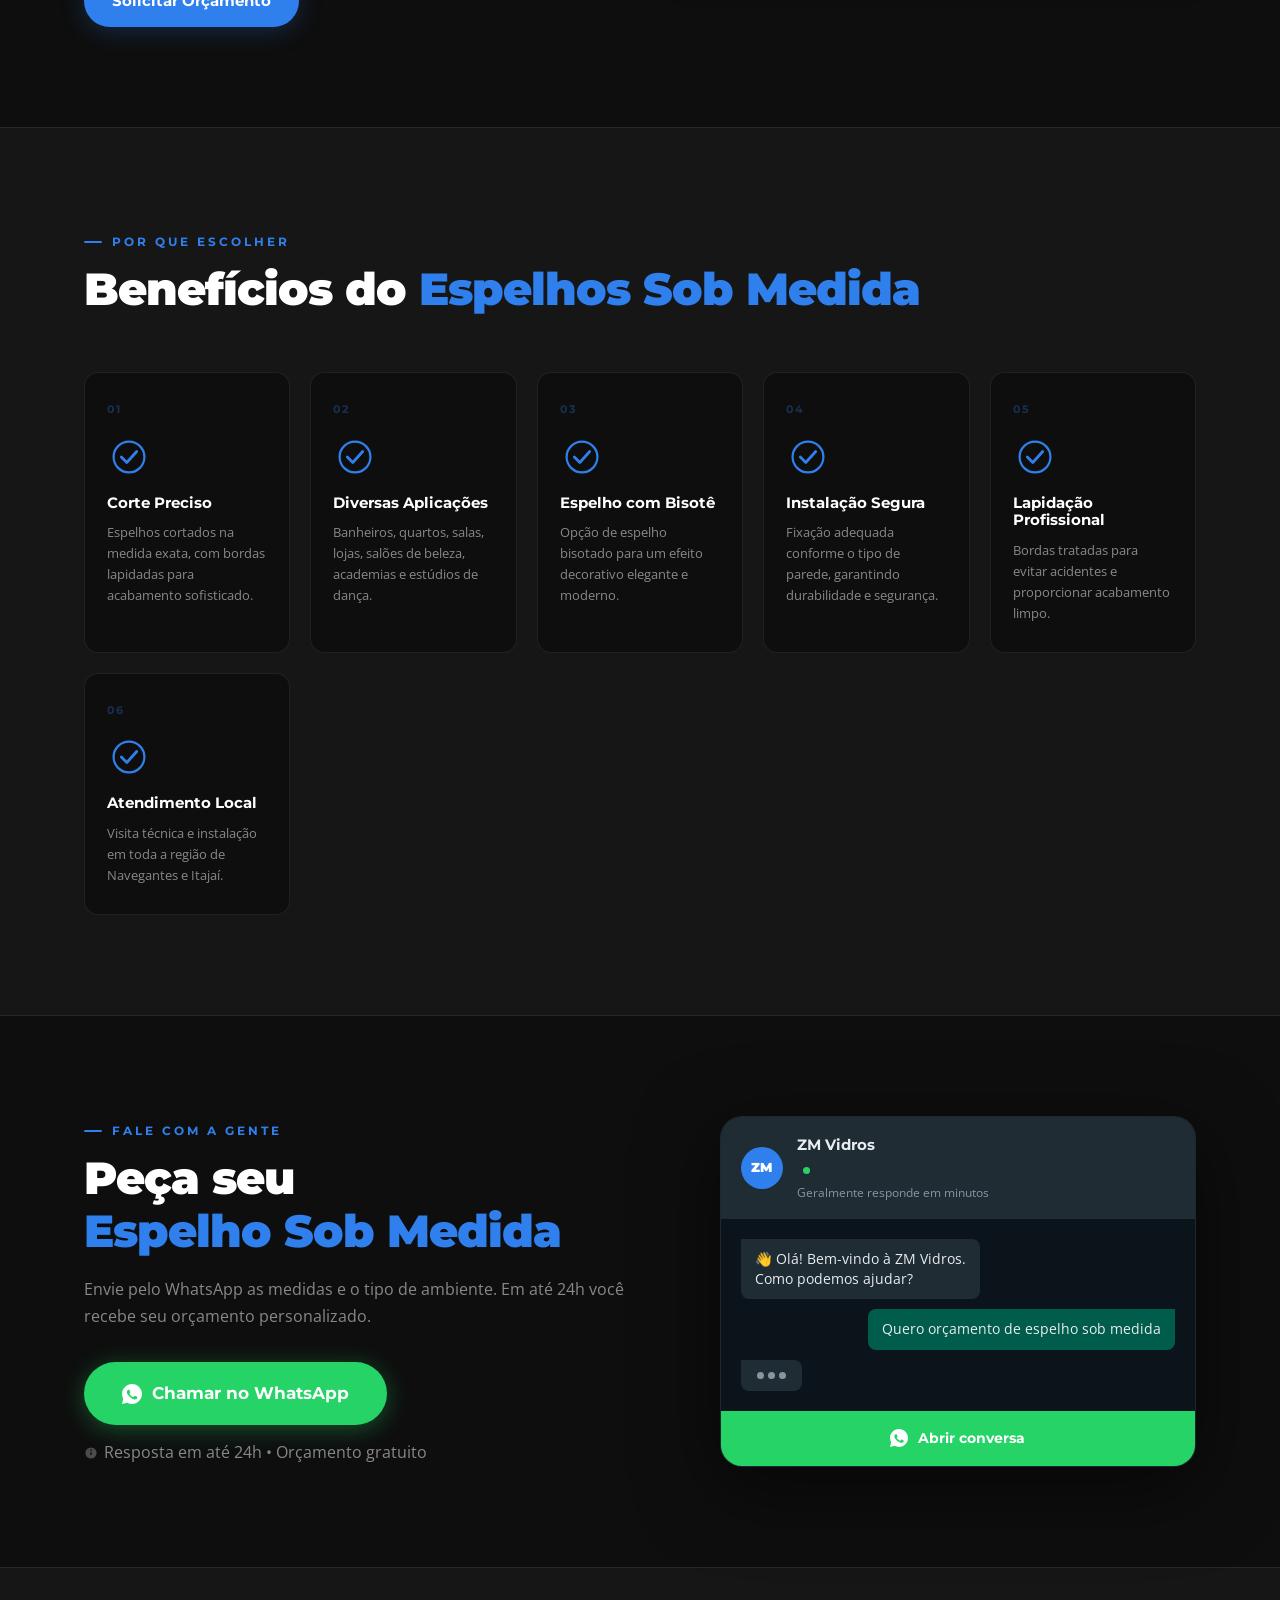
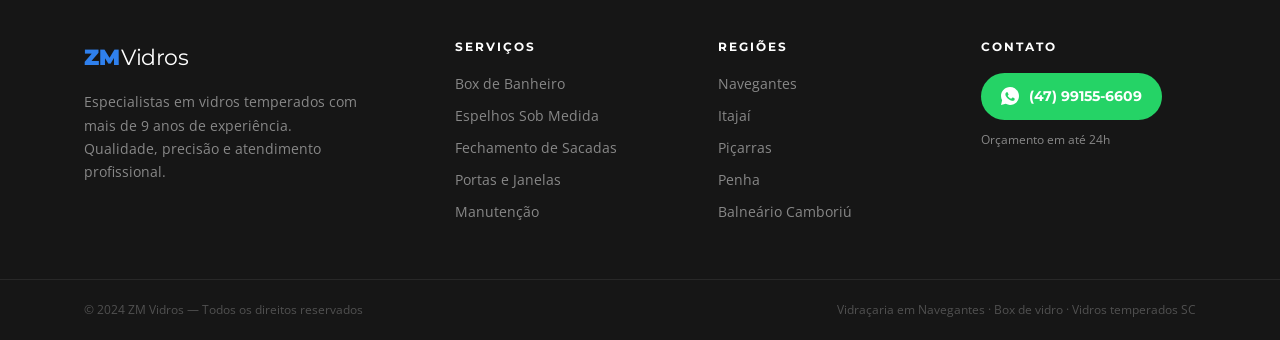
<file: espelhos.html>
<!DOCTYPE html>
<html lang="pt-BR">
<head>
  <meta charset="UTF-8" />
  <meta name="viewport" content="width=device-width, initial-scale=1.0"/>
  <meta name="description" content="Espelhos sob medida para banheiros, salões, academias e decoração em Navegantes, Itajaí, Piçarras, Penha e Balneário Camboriú. Corte preciso e instalação profissional."/>
  <meta name="author" content="ZM Vidros"/>
  <meta property="og:title" content="Espelhos Sob Medida em Navegantes, Itajaí e Região – ZM Vidros"/>
  <meta property="og:description" content="Espelhos sob medida para banheiros, salões, academias e decoração em Navegantes, Itajaí, Piçarras, Penha e Balneário Camboriú. Corte preciso e instalação profissional."/>
  <meta property="og:type" content="website"/>
  <title>Espelhos Sob Medida em Navegantes, Itajaí e Região – ZM Vidros</title>
  <link rel="preconnect" href="https://fonts.googleapis.com"/>
  <link rel="preconnect" href="https://fonts.gstatic.com" crossorigin/>
  <link href="https://fonts.googleapis.com/css2?family=Montserrat:wght@300;400;600;700;900&family=Open+Sans:wght@300;400;600&display=swap" rel="stylesheet"/>
  <link rel="stylesheet" href="css/style.css"/>
</head>
  <!-- Google tag (gtag.js) -->
<script async src="https://www.googletagmanager.com/gtag/js?id=AW-18070932044"></script>
<script>
  window.dataLayer = window.dataLayer || [];
  function gtag(){dataLayer.push(arguments);}
  gtag('js', new Date());
  gtag('config', 'AW-18070932044');
</script>
<script async src="https://www.googletagmanager.com/gtag/js?id=G-LPH5JG95NE"></script>
<script>
  window.dataLayer = window.dataLayer || [];
  function gtag(){dataLayer.push(arguments);}
  gtag('js', new Date());
  gtag('config', 'G-LPH5JG95NE');
</script>
<body>

  <!-- ══════════════ NAVBAR ══════════════ -->
  <nav class="navbar" id="navbar">
    <div class="container navbar__inner">
      <a href="index.html#hero" class="navbar__logo">
        <span class="logo-zm">ZM</span><span class="logo-vidros">Vidros</span>
      </a>
      <button class="navbar__toggle" id="menuToggle" aria-label="Abrir menu">
        <span></span><span></span><span></span>
      </button>
      <ul class="navbar__links" id="navLinks">
        <li><a href="index.html#sobre">Sobre</a></li>
        <li><a href="index.html#servicos">Serviços</a></li>
        <li><a href="index.html#galeria">Galeria</a></li>
        <li><a href="index.html#diferenciais">Diferenciais</a></li>
        <li><a href="index.html#regioes">Regiões</a></li>
        <li><a href="index.html#contato" class="nav-cta">Orçamento</a></li>
      </ul>
    </div>
  </nav>

  <!-- ══════════════ HERO ══════════════ -->
  <section class="hero" id="hero">
    <div class="hero__bg"></div>
    <div class="hero__overlay"></div>
    <div class="hero__lines"></div>
    <div class="container hero__content">
      <p class="hero__eyebrow" data-reveal>Espelhos Sob Medida</p>
      <h1 class="hero__title" data-reveal data-delay="0.1">
        Espelhos<br><em>Sob Medida</em><br>com Acabamento Profissional
      </h1>
      <p class="hero__sub" data-reveal data-delay="0.2">
        Espelhos cortados com precisão para banheiros, salões, academias<br class="hide-mobile"> e decoração de ambientes residenciais e comerciais.
      </p>
      <div class="hero__cities" data-reveal data-delay="0.3">
        <span>Navegantes</span><span class="dot">•</span>
        <span>Itajaí</span><span class="dot">•</span>
        <span>Penha</span><span class="dot">•</span>
        <span>Piçarras</span><span class="dot">•</span>
        <span>Balneário Camboriú</span>
      </div>
      <div class="hero__actions" data-reveal data-delay="0.4">
        <a href="https://wa.me/5547991556609?text=Ol%C3%A1%2C%20quero%20or%C3%A7amento%20de%20espelho%20sob%20medida" target="_blank" rel="noopener" onclick="gtag('event','click_whatsapp',{event_category:'engagement',event_label:'espelhos_hero_whatsapp'});" class="btn btn--whatsapp">
          <svg viewBox="0 0 32 32"><path d="M16 0C7.163 0 0 7.163 0 16c0 2.822.737 5.469 2.027 7.773L0 32l8.468-2.004A15.938 15.938 0 0016 32c8.837 0 16-7.163 16-16S24.837 0 16 0zm8.186 22.612c-.34.957-1.683 1.751-2.76 1.98-.736.157-1.696.281-4.932-1.06-4.144-1.681-6.815-5.886-7.02-6.157-.198-.27-1.664-2.217-1.664-4.228 0-2.01 1.052-2.993 1.425-3.399.374-.406.815-.507 1.087-.507.271 0 .543.003.78.014.25.013.586-.095.916.699.34.814 1.155 2.823 1.256 3.027.101.204.169.44.033.71-.136.27-.204.44-.406.677-.203.237-.427.53-.61.711-.203.203-.414.423-.178.83.237.407 1.054 1.738 2.26 2.817 1.553 1.383 2.864 1.812 3.27 2.016.407.203.644.17.882-.102.237-.271 1.018-1.186 1.289-1.593.271-.407.542-.34.915-.204.373.136 2.378 1.12 2.785 1.323.407.204.678.305.779.475.1.169.1.982-.24 1.94z"/></svg>
          Quero orçamento de espelho sob medida
        </a>
        <a href="index.html#servicos" class="btn btn--outline">Outros Serviços</a>
      </div>
    </div>
  </section>

  <!-- ══════════════ DETALHES DO SERVIÇO ══════════════ -->
  <section class="sobre" id="sobre">
    <div class="container sobre__inner">
      <div class="sobre__text" data-reveal>
        <span class="section-eyebrow">Sobre o serviço</span>
        <h2 class="section-title">Tudo o que você precisa saber sobre <em>Espelhos Sob Medida</em></h2>
        <p>Os <em>espelhos sob medida</em> da ZM Vidros são feitos para se ajustar perfeitamente ao seu ambiente, valorizando cada detalhe da decoração. Cortamos, lapidamos e instalamos espelhos para residências, lojas, salões de beleza, academias, estúdios e clínicas.</p>
        <p>Trabalhamos com diversos tipos de acabamento: borda lapidada, bisotê, espelhos bronze, fumê e prata, em todas as dimensões. Atendemos Navegantes, Itajaí, Piçarras, Penha e Balneário Camboriú com agilidade e instalação profissional.</p>
        <p>Um espelho bem instalado <em>amplia o ambiente</em>, melhora a iluminação e transforma completamente o visual do seu espaço. Solicite um orçamento e descubra como podemos ajudar.</p>
        <a href="https://wa.me/5547991556609?text=Ol%C3%A1%2C%20quero%20or%C3%A7amento%20de%20espelho%20sob%20medida" target="_blank" rel="noopener" onclick="gtag('event','click_whatsapp',{event_category:'engagement',event_label:'espelhos_sobre_whatsapp'});" class="btn btn--primary">Solicitar Orçamento</a>
      </div>
      <div class="sobre__visual" data-reveal data-delay="0.15">
        <div class="sobre__glass-card">
          <div class="stat"><span class="stat__num">9+</span><span class="stat__label">Anos de experiência</span></div>
          <div class="stat-divider"></div>
          <div class="stat"><span class="stat__num">5</span><span class="stat__label">Cidades atendidas</span></div>
          <div class="stat-divider"></div>
          <div class="stat"><span class="stat__num">24h</span><span class="stat__label">Resposta no orçamento</span></div>
        </div>
      </div>
    </div>
  </section>

  <!-- ══════════════ BENEFÍCIOS ══════════════ -->
  <section class="diferenciais">
    <div class="container">
      <div class="section-header" data-reveal>
        <span class="section-eyebrow">Por que escolher</span>
        <h2 class="section-title">Benefícios do <em>Espelhos Sob Medida</em></h2>
      </div>
      <div class="diferenciais__grid">
        <div class="diferencial-card" data-reveal data-delay="0.00">
          <div class="diferencial-card__num">01</div>
          <div class="diferencial-card__icon">
            <svg viewBox="0 0 40 40" fill="none"><circle cx="20" cy="20" r="14" stroke="currentColor" stroke-width="2"/><path d="M13 20l5 5 9-10" stroke="currentColor" stroke-width="2.5" stroke-linecap="round" stroke-linejoin="round"/></svg>
          </div>
          <h3>Corte Preciso</h3>
          <p>Espelhos cortados na medida exata, com bordas lapidadas para acabamento sofisticado.</p>
        </div>
        <div class="diferencial-card" data-reveal data-delay="0.08">
          <div class="diferencial-card__num">02</div>
          <div class="diferencial-card__icon">
            <svg viewBox="0 0 40 40" fill="none"><circle cx="20" cy="20" r="14" stroke="currentColor" stroke-width="2"/><path d="M13 20l5 5 9-10" stroke="currentColor" stroke-width="2.5" stroke-linecap="round" stroke-linejoin="round"/></svg>
          </div>
          <h3>Diversas Aplicações</h3>
          <p>Banheiros, quartos, salas, lojas, salões de beleza, academias e estúdios de dança.</p>
        </div>
        <div class="diferencial-card" data-reveal data-delay="0.16">
          <div class="diferencial-card__num">03</div>
          <div class="diferencial-card__icon">
            <svg viewBox="0 0 40 40" fill="none"><circle cx="20" cy="20" r="14" stroke="currentColor" stroke-width="2"/><path d="M13 20l5 5 9-10" stroke="currentColor" stroke-width="2.5" stroke-linecap="round" stroke-linejoin="round"/></svg>
          </div>
          <h3>Espelho com Bisotê</h3>
          <p>Opção de espelho bisotado para um efeito decorativo elegante e moderno.</p>
        </div>
        <div class="diferencial-card" data-reveal data-delay="0.24">
          <div class="diferencial-card__num">04</div>
          <div class="diferencial-card__icon">
            <svg viewBox="0 0 40 40" fill="none"><circle cx="20" cy="20" r="14" stroke="currentColor" stroke-width="2"/><path d="M13 20l5 5 9-10" stroke="currentColor" stroke-width="2.5" stroke-linecap="round" stroke-linejoin="round"/></svg>
          </div>
          <h3>Instalação Segura</h3>
          <p>Fixação adequada conforme o tipo de parede, garantindo durabilidade e segurança.</p>
        </div>
        <div class="diferencial-card" data-reveal data-delay="0.32">
          <div class="diferencial-card__num">05</div>
          <div class="diferencial-card__icon">
            <svg viewBox="0 0 40 40" fill="none"><circle cx="20" cy="20" r="14" stroke="currentColor" stroke-width="2"/><path d="M13 20l5 5 9-10" stroke="currentColor" stroke-width="2.5" stroke-linecap="round" stroke-linejoin="round"/></svg>
          </div>
          <h3>Lapidação Profissional</h3>
          <p>Bordas tratadas para evitar acidentes e proporcionar acabamento limpo.</p>
        </div>
        <div class="diferencial-card" data-reveal data-delay="0.40">
          <div class="diferencial-card__num">06</div>
          <div class="diferencial-card__icon">
            <svg viewBox="0 0 40 40" fill="none"><circle cx="20" cy="20" r="14" stroke="currentColor" stroke-width="2"/><path d="M13 20l5 5 9-10" stroke="currentColor" stroke-width="2.5" stroke-linecap="round" stroke-linejoin="round"/></svg>
          </div>
          <h3>Atendimento Local</h3>
          <p>Visita técnica e instalação em toda a região de Navegantes e Itajaí.</p>
        </div>
      </div>
    </div>
  </section>

  <!-- ══════════════ CONTATO / CTA ══════════════ -->
  <section class="contato" id="contato">
    <div class="container contato__inner">
      <div class="contato__content" data-reveal>
        <span class="section-eyebrow">Fale com a gente</span>
        <h2 class="section-title">Peça seu<br><em>Espelho Sob Medida</em></h2>
        <p>Envie pelo WhatsApp as medidas e o tipo de ambiente. Em até 24h você recebe seu orçamento personalizado.</p>
        <a href="https://wa.me/5547991556609?text=Ol%C3%A1%2C%20quero%20or%C3%A7amento%20de%20espelho%20sob%20medida" target="_blank" rel="noopener" onclick="gtag('event','click_whatsapp',{event_category:'engagement',event_label:'espelhos_cta_whatsapp'});" class="btn btn--whatsapp btn--lg">
          <svg viewBox="0 0 32 32"><path d="M16 0C7.163 0 0 7.163 0 16c0 2.822.737 5.469 2.027 7.773L0 32l8.468-2.004A15.938 15.938 0 0016 32c8.837 0 16-7.163 16-16S24.837 0 16 0zm8.186 22.612c-.34.957-1.683 1.751-2.76 1.98-.736.157-1.696.281-4.932-1.06-4.144-1.681-6.815-5.886-7.02-6.157-.198-.27-1.664-2.217-1.664-4.228 0-2.01 1.052-2.993 1.425-3.399.374-.406.815-.507 1.087-.507.271 0 .543.003.78.014.25.013.586-.095.916.699.34.814 1.155 2.823 1.256 3.027.101.204.169.44.033.71-.136.27-.204.44-.406.677-.203.237-.427.53-.61.711-.203.203-.414.423-.178.83.237.407 1.054 1.738 2.26 2.817 1.553 1.383 2.864 1.812 3.27 2.016.407.203.644.17.882-.102.237-.271 1.018-1.186 1.289-1.593.271-.407.542-.34.915-.204.373.136 2.378 1.12 2.785 1.323.407.204.678.305.779.475.1.169.1.982-.24 1.94z"/></svg>
          Chamar no WhatsApp
        </a>
        <p class="contato__note">
          <svg viewBox="0 0 20 20" fill="currentColor" width="14" height="14"><path d="M10 2a8 8 0 100 16A8 8 0 0010 2zm1 11H9V9h2v4zm0-6H9V5h2v2z"/></svg>
          Resposta em até 24h • Orçamento gratuito
        </p>
      </div>
      <div class="contato__visual" data-reveal data-delay="0.15">
        <div class="contato__card">
          <div class="contato__card-header">
            <div class="wa-avatar">ZM</div>
            <div>
              <strong>ZM Vidros</strong>
              <span class="online-dot"></span>
              <p>Geralmente responde em minutos</p>
            </div>
          </div>
          <div class="contato__card-body">
            <div class="wa-bubble wa-bubble--in">
              👋 Olá! Bem-vindo à ZM Vidros.<br>Como podemos ajudar?
            </div>
            <div class="wa-bubble wa-bubble--out">
              Quero orçamento de espelho sob medida
            </div>
            <div class="wa-bubble wa-bubble--in wa-typing" id="typingBubble">
              <span></span><span></span><span></span>
            </div>
          </div>
          <a href="https://wa.me/5547991556609?text=Ol%C3%A1%2C%20quero%20or%C3%A7amento%20de%20espelho%20sob%20medida" target="_blank" rel="noopener" class="contato__card-btn">
            <svg viewBox="0 0 32 32" width="18" height="18"><path d="M16 0C7.163 0 0 7.163 0 16c0 2.822.737 5.469 2.027 7.773L0 32l8.468-2.004A15.938 15.938 0 0016 32c8.837 0 16-7.163 16-16S24.837 0 16 0zm8.186 22.612c-.34.957-1.683 1.751-2.76 1.98-.736.157-1.696.281-4.932-1.06-4.144-1.681-6.815-5.886-7.02-6.157-.198-.27-1.664-2.217-1.664-4.228 0-2.01 1.052-2.993 1.425-3.399.374-.406.815-.507 1.087-.507.271 0 .543.003.78.014.25.013.586-.095.916.699.34.814 1.155 2.823 1.256 3.027.101.204.169.44.033.71-.136.27-.204.44-.406.677-.203.237-.427.53-.61.711-.203.203-.414.423-.178.83.237.407 1.054 1.738 2.26 2.817 1.553 1.383 2.864 1.812 3.27 2.016.407.203.644.17.882-.102.237-.271 1.018-1.186 1.289-1.593.271-.407.542-.34.915-.204.373.136 2.378 1.12 2.785 1.323.407.204.678.305.779.475.1.169.1.982-.24 1.94z" fill="white"/></svg>
            Abrir conversa
          </a>
        </div>
      </div>
    </div>
  </section>

  <!-- ══════════════ FOOTER ══════════════ -->
  <footer class="footer">
    <div class="container footer__inner">
      <div class="footer__brand">
        <a href="index.html#hero" class="navbar__logo">
          <span class="logo-zm">ZM</span><span class="logo-vidros">Vidros</span>
        </a>
        <p>Especialistas em vidros temperados com mais de 9 anos de experiência. Qualidade, precisão e atendimento profissional.</p>
      </div>
      <div class="footer__links">
        <h4>Serviços</h4>
        <ul>
          <li><a href="box-vidro.html">Box de Banheiro</a></li>
          <li><a href="espelhos.html">Espelhos Sob Medida</a></li>
          <li><a href="fechamento-sacada.html">Fechamento de Sacadas</a></li>
          <li><a href="portas-janelas.html">Portas e Janelas</a></li>
          <li><a href="manutencao.html">Manutenção</a></li>
        </ul>
      </div>
      <div class="footer__links">
        <h4>Regiões</h4>
        <ul>
          <li>Navegantes</li>
          <li>Itajaí</li>
          <li>Piçarras</li>
          <li>Penha</li>
          <li>Balneário Camboriú</li>
        </ul>
      </div>
      <div class="footer__contact">
        <h4>Contato</h4>
        <a href="https://wa.me/5547991556609?text=Ol%C3%A1%2C%20quero%20solicitar%20um%20or%C3%A7amento%20de%20vidro%20temperado" target="_blank" rel="noopener" onclick="gtag('event','click_whatsapp',{event_category:'engagement',event_label:'footer_whatsapp'});" class="footer__wa">
          <svg viewBox="0 0 32 32" width="18" height="18"><path d="M16 0C7.163 0 0 7.163 0 16c0 2.822.737 5.469 2.027 7.773L0 32l8.468-2.004A15.938 15.938 0 0016 32c8.837 0 16-7.163 16-16S24.837 0 16 0zm8.186 22.612c-.34.957-1.683 1.751-2.76 1.98-.736.157-1.696.281-4.932-1.06-4.144-1.681-6.815-5.886-7.02-6.157-.198-.27-1.664-2.217-1.664-4.228 0-2.01 1.052-2.993 1.425-3.399.374-.406.815-.507 1.087-.507.271 0 .543.003.78.014.25.013.586-.095.916.699.34.814 1.155 2.823 1.256 3.027.101.204.169.44.033.71-.136.27-.204.44-.406.677-.203.237-.427.53-.61.711-.203.203-.414.423-.178.83.237.407 1.054 1.738 2.26 2.817 1.553 1.383 2.864 1.812 3.27 2.016.407.203.644.17.882-.102.237-.271 1.018-1.186 1.289-1.593.271-.407.542-.34.915-.204.373.136 2.378 1.12 2.785 1.323.407.204.678.305.779.475.1.169.1.982-.24 1.94z" fill="white"/></svg>
          (47) 99155-6609
        </a>
        <p class="footer__note">Orçamento em até 24h</p>
      </div>
    </div>
    <div class="footer__bottom">
      <div class="container">
        <p>© 2024 ZM Vidros — Todos os direitos reservados</p>
        <p>Vidraçaria em Navegantes · Box de vidro · Vidros temperados SC</p>
      </div>
    </div>
  </footer>

  <!-- ══════════════ FLOATING WHATSAPP ══════════════ -->
  <a
    href="https://wa.me/5547991556609?text=Ol%C3%A1%2C%20quero%20solicitar%20um%20or%C3%A7amento%20de%20vidro%20temperado"
    target="_blank"
    rel="noopener"
    class="float-wa"
    aria-label="WhatsApp"
  >
    <svg viewBox="0 0 32 32"><path d="M16 0C7.163 0 0 7.163 0 16c0 2.822.737 5.469 2.027 7.773L0 32l8.468-2.004A15.938 15.938 0 0016 32c8.837 0 16-7.163 16-16S24.837 0 16 0zm8.186 22.612c-.34.957-1.683 1.751-2.76 1.98-.736.157-1.696.281-4.932-1.06-4.144-1.681-6.815-5.886-7.02-6.157-.198-.27-1.664-2.217-1.664-4.228 0-2.01 1.052-2.993 1.425-3.399.374-.406.815-.507 1.087-.507.271 0 .543.003.78.014.25.013.586-.095.916.699.34.814 1.155 2.823 1.256 3.027.101.204.169.44.033.71-.136.27-.204.44-.406.677-.203.237-.427.53-.61.711-.203.203-.414.423-.178.83.237.407 1.054 1.738 2.26 2.817 1.553 1.383 2.864 1.812 3.27 2.016.407.203.644.17.882-.102.237-.271 1.018-1.186 1.289-1.593.271-.407.542-.34.915-.204.373.136 2.378 1.12 2.785 1.323.407.204.678.305.779.475.1.169.1.982-.24 1.94z"/></svg>
    <span class="float-wa__tooltip">Solicitar Orçamento</span>
  </a>

  <script src="script.js"></script>
</body>
</html>
</file>
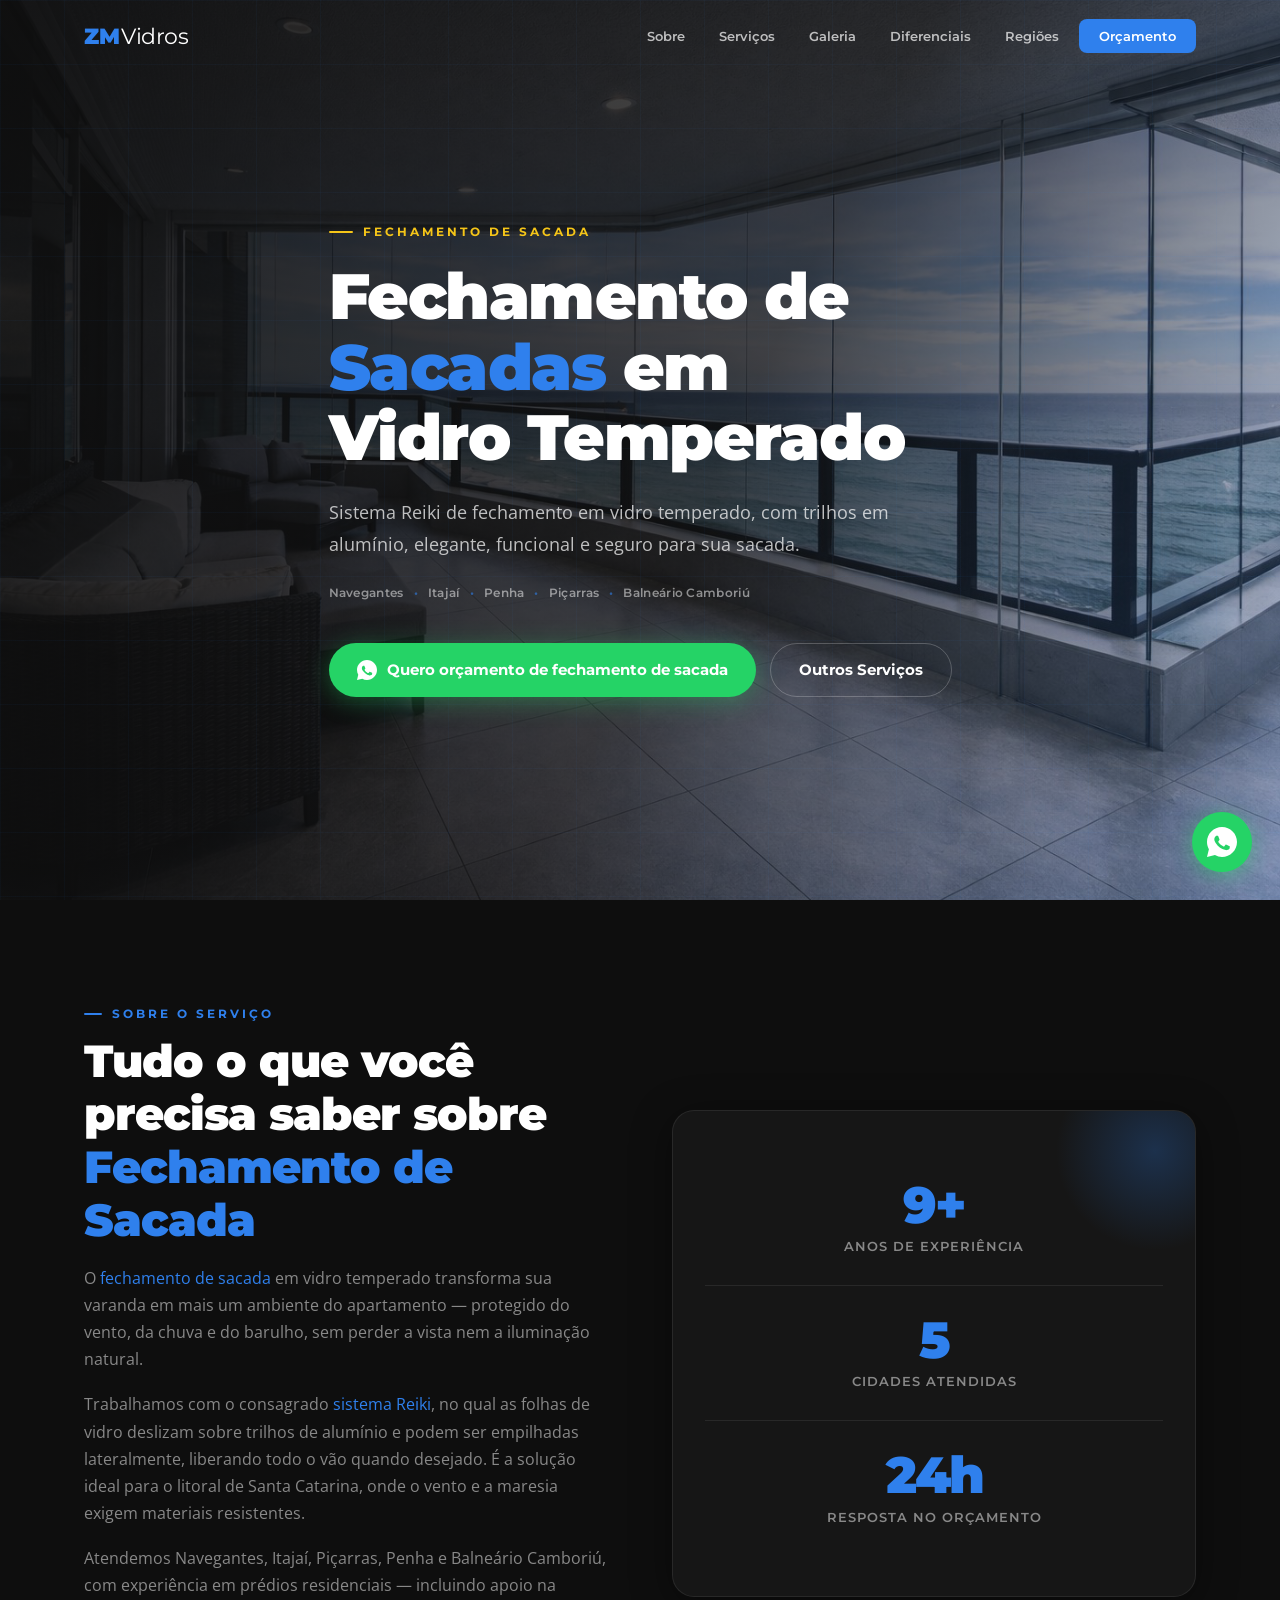
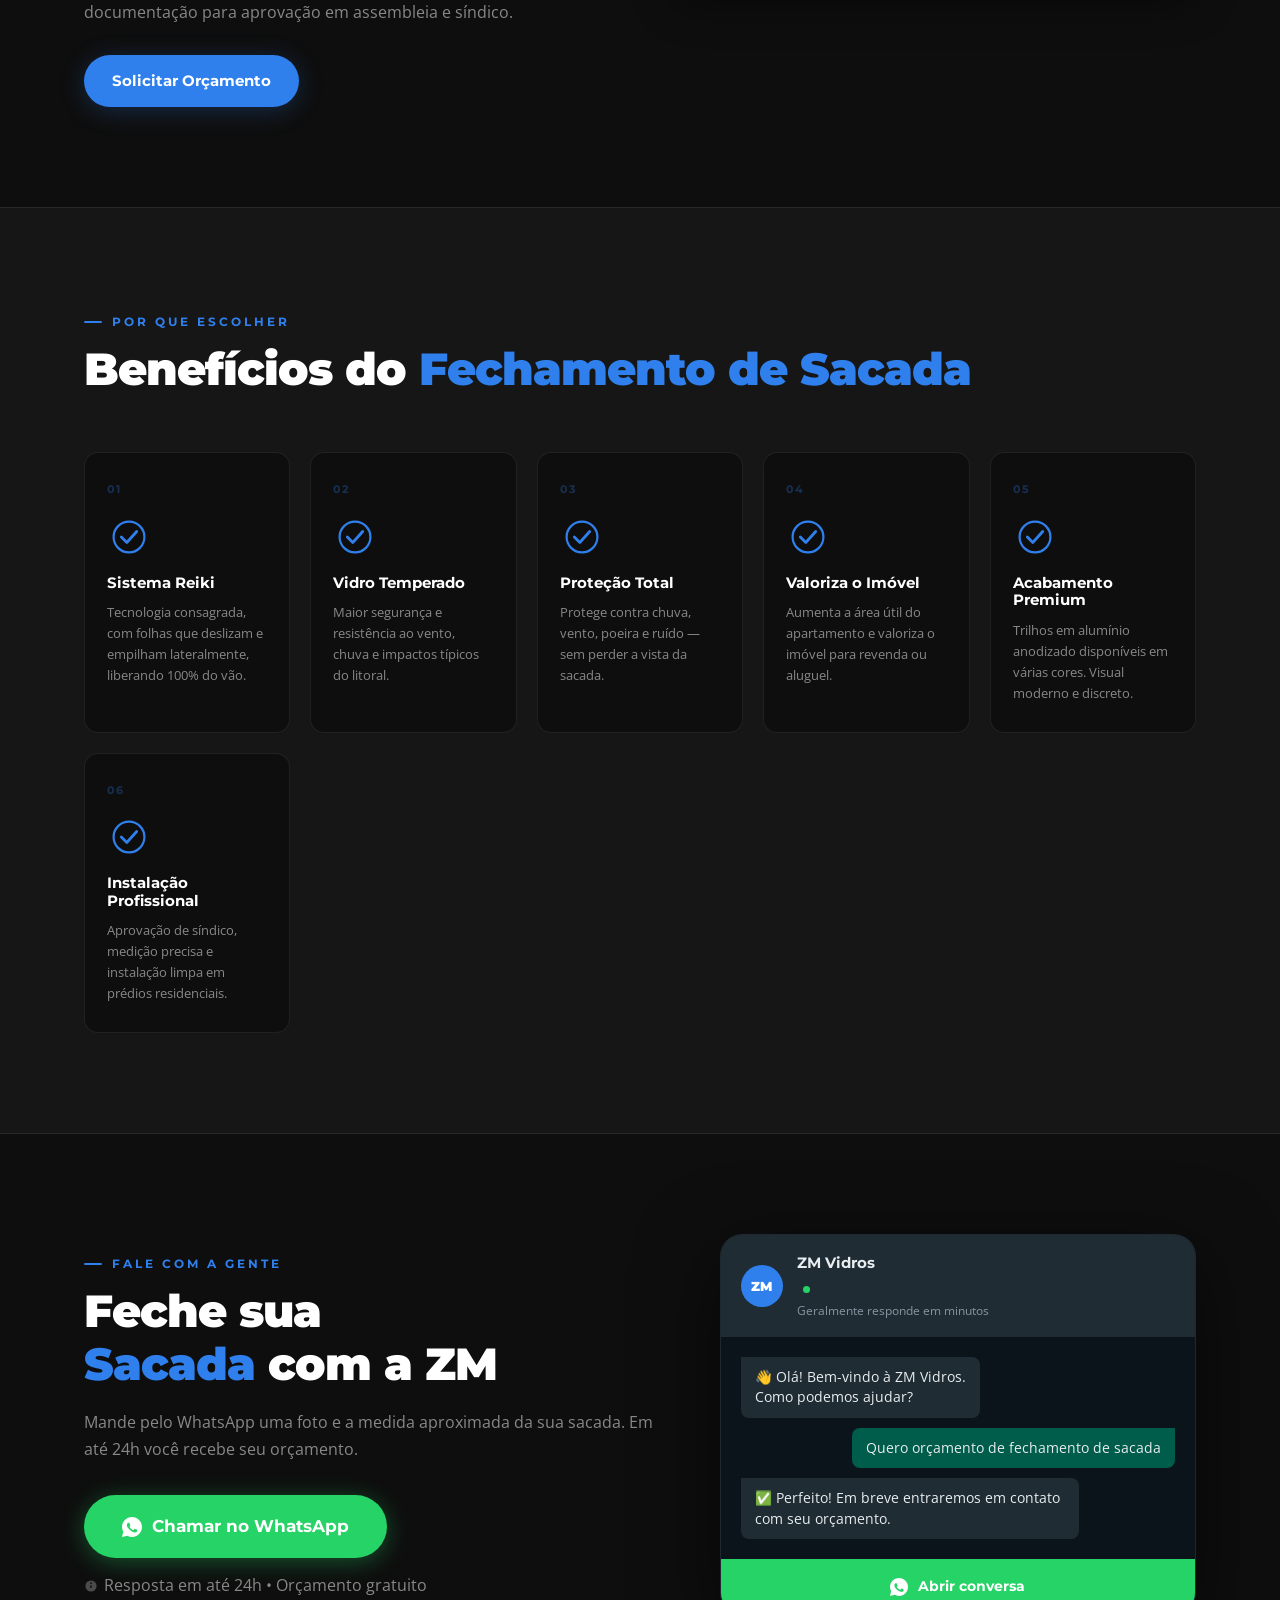
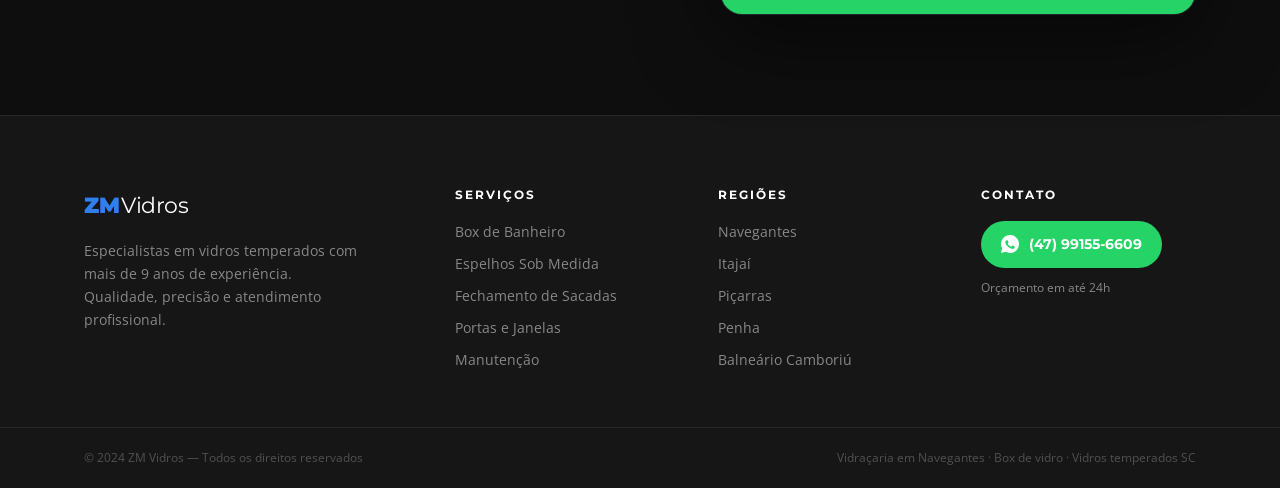
<file: fechamento-sacada.html>
<!DOCTYPE html>
<html lang="pt-BR">
<head>
  <meta charset="UTF-8" />
  <meta name="viewport" content="width=device-width, initial-scale=1.0"/>
  <meta name="description" content="Fechamento de sacada em vidro temperado sistema Reiki em Navegantes, Itajaí, Balneário Camboriú e região. Instalação profissional e orçamento gratuito."/>
  <meta name="author" content="ZM Vidros"/>
  <meta property="og:title" content="Fechamento de Sacada em Vidro Temperado – Navegantes, Itajaí, BC | ZM Vidros"/>
  <meta property="og:description" content="Fechamento de sacada em vidro temperado sistema Reiki em Navegantes, Itajaí, Balneário Camboriú e região. Instalação profissional e orçamento gratuito."/>
  <meta property="og:type" content="website"/>
  <title>Fechamento de Sacada em Vidro Temperado – Navegantes, Itajaí, BC | ZM Vidros</title>
  <link rel="preconnect" href="https://fonts.googleapis.com"/>
  <link rel="preconnect" href="https://fonts.gstatic.com" crossorigin/>
  <link href="https://fonts.googleapis.com/css2?family=Montserrat:wght@300;400;600;700;900&family=Open+Sans:wght@300;400;600&display=swap" rel="stylesheet"/>
  <link rel="stylesheet" href="css/style.css"/>
</head>
  <!-- Google tag (gtag.js) -->
<script async src="https://www.googletagmanager.com/gtag/js?id=AW-18070932044"></script>
<script>
  window.dataLayer = window.dataLayer || [];
  function gtag(){dataLayer.push(arguments);}
  gtag('js', new Date());
  gtag('config', 'AW-18070932044');
</script>
<script async src="https://www.googletagmanager.com/gtag/js?id=G-LPH5JG95NE"></script>
<script>
  window.dataLayer = window.dataLayer || [];
  function gtag(){dataLayer.push(arguments);}
  gtag('js', new Date());
  gtag('config', 'G-LPH5JG95NE');
</script>
<body>

  <!-- ══════════════ NAVBAR ══════════════ -->
  <nav class="navbar" id="navbar">
    <div class="container navbar__inner">
      <a href="index.html#hero" class="navbar__logo">
        <span class="logo-zm">ZM</span><span class="logo-vidros">Vidros</span>
      </a>
      <button class="navbar__toggle" id="menuToggle" aria-label="Abrir menu">
        <span></span><span></span><span></span>
      </button>
      <ul class="navbar__links" id="navLinks">
        <li><a href="index.html#sobre">Sobre</a></li>
        <li><a href="index.html#servicos">Serviços</a></li>
        <li><a href="index.html#galeria">Galeria</a></li>
        <li><a href="index.html#diferenciais">Diferenciais</a></li>
        <li><a href="index.html#regioes">Regiões</a></li>
        <li><a href="index.html#contato" class="nav-cta">Orçamento</a></li>
      </ul>
    </div>
  </nav>

  <!-- ══════════════ HERO ══════════════ -->
  <section class="hero" id="hero">
    <div class="hero__bg"></div>
    <div class="hero__overlay"></div>
    <div class="hero__lines"></div>
    <div class="container hero__content">
      <p class="hero__eyebrow" data-reveal>Fechamento de Sacada</p>
      <h1 class="hero__title" data-reveal data-delay="0.1">
        Fechamento de<br><em>Sacadas</em> em<br>Vidro Temperado
      </h1>
      <p class="hero__sub" data-reveal data-delay="0.2">
        Sistema Reiki de fechamento em vidro temperado, com trilhos em alumínio,<br class="hide-mobile"> elegante, funcional e seguro para sua sacada.
      </p>
      <div class="hero__cities" data-reveal data-delay="0.3">
        <span>Navegantes</span><span class="dot">•</span>
        <span>Itajaí</span><span class="dot">•</span>
        <span>Penha</span><span class="dot">•</span>
        <span>Piçarras</span><span class="dot">•</span>
        <span>Balneário Camboriú</span>
      </div>
      <div class="hero__actions" data-reveal data-delay="0.4">
        <a href="https://wa.me/5547991556609?text=Ol%C3%A1%2C%20quero%20or%C3%A7amento%20de%20fechamento%20de%20sacada" target="_blank" rel="noopener" onclick="gtag('event','click_whatsapp',{event_category:'engagement',event_label:'fechamento-sacada_hero_whatsapp'});" class="btn btn--whatsapp">
          <svg viewBox="0 0 32 32"><path d="M16 0C7.163 0 0 7.163 0 16c0 2.822.737 5.469 2.027 7.773L0 32l8.468-2.004A15.938 15.938 0 0016 32c8.837 0 16-7.163 16-16S24.837 0 16 0zm8.186 22.612c-.34.957-1.683 1.751-2.76 1.98-.736.157-1.696.281-4.932-1.06-4.144-1.681-6.815-5.886-7.02-6.157-.198-.27-1.664-2.217-1.664-4.228 0-2.01 1.052-2.993 1.425-3.399.374-.406.815-.507 1.087-.507.271 0 .543.003.78.014.25.013.586-.095.916.699.34.814 1.155 2.823 1.256 3.027.101.204.169.44.033.71-.136.27-.204.44-.406.677-.203.237-.427.53-.61.711-.203.203-.414.423-.178.83.237.407 1.054 1.738 2.26 2.817 1.553 1.383 2.864 1.812 3.27 2.016.407.203.644.17.882-.102.237-.271 1.018-1.186 1.289-1.593.271-.407.542-.34.915-.204.373.136 2.378 1.12 2.785 1.323.407.204.678.305.779.475.1.169.1.982-.24 1.94z"/></svg>
          Quero orçamento de fechamento de sacada
        </a>
        <a href="index.html#servicos" class="btn btn--outline">Outros Serviços</a>
      </div>
    </div>
  </section>

  <!-- ══════════════ DETALHES DO SERVIÇO ══════════════ -->
  <section class="sobre" id="sobre">
    <div class="container sobre__inner">
      <div class="sobre__text" data-reveal>
        <span class="section-eyebrow">Sobre o serviço</span>
        <h2 class="section-title">Tudo o que você precisa saber sobre <em>Fechamento de Sacada</em></h2>
        <p>O <em>fechamento de sacada</em> em vidro temperado transforma sua varanda em mais um ambiente do apartamento — protegido do vento, da chuva e do barulho, sem perder a vista nem a iluminação natural.</p>
        <p>Trabalhamos com o consagrado <em>sistema Reiki</em>, no qual as folhas de vidro deslizam sobre trilhos de alumínio e podem ser empilhadas lateralmente, liberando todo o vão quando desejado. É a solução ideal para o litoral de Santa Catarina, onde o vento e a maresia exigem materiais resistentes.</p>
        <p>Atendemos Navegantes, Itajaí, Piçarras, Penha e Balneário Camboriú, com experiência em prédios residenciais — incluindo apoio na documentação para aprovação em assembleia e síndico.</p>
        <a href="https://wa.me/5547991556609?text=Ol%C3%A1%2C%20quero%20or%C3%A7amento%20de%20fechamento%20de%20sacada" target="_blank" rel="noopener" onclick="gtag('event','click_whatsapp',{event_category:'engagement',event_label:'fechamento-sacada_sobre_whatsapp'});" class="btn btn--primary">Solicitar Orçamento</a>
      </div>
      <div class="sobre__visual" data-reveal data-delay="0.15">
        <div class="sobre__glass-card">
          <div class="stat"><span class="stat__num">9+</span><span class="stat__label">Anos de experiência</span></div>
          <div class="stat-divider"></div>
          <div class="stat"><span class="stat__num">5</span><span class="stat__label">Cidades atendidas</span></div>
          <div class="stat-divider"></div>
          <div class="stat"><span class="stat__num">24h</span><span class="stat__label">Resposta no orçamento</span></div>
        </div>
      </div>
    </div>
  </section>

  <!-- ══════════════ BENEFÍCIOS ══════════════ -->
  <section class="diferenciais">
    <div class="container">
      <div class="section-header" data-reveal>
        <span class="section-eyebrow">Por que escolher</span>
        <h2 class="section-title">Benefícios do <em>Fechamento de Sacada</em></h2>
      </div>
      <div class="diferenciais__grid">
        <div class="diferencial-card" data-reveal data-delay="0.00">
          <div class="diferencial-card__num">01</div>
          <div class="diferencial-card__icon">
            <svg viewBox="0 0 40 40" fill="none"><circle cx="20" cy="20" r="14" stroke="currentColor" stroke-width="2"/><path d="M13 20l5 5 9-10" stroke="currentColor" stroke-width="2.5" stroke-linecap="round" stroke-linejoin="round"/></svg>
          </div>
          <h3>Sistema Reiki</h3>
          <p>Tecnologia consagrada, com folhas que deslizam e empilham lateralmente, liberando 100% do vão.</p>
        </div>
        <div class="diferencial-card" data-reveal data-delay="0.08">
          <div class="diferencial-card__num">02</div>
          <div class="diferencial-card__icon">
            <svg viewBox="0 0 40 40" fill="none"><circle cx="20" cy="20" r="14" stroke="currentColor" stroke-width="2"/><path d="M13 20l5 5 9-10" stroke="currentColor" stroke-width="2.5" stroke-linecap="round" stroke-linejoin="round"/></svg>
          </div>
          <h3>Vidro Temperado</h3>
          <p>Maior segurança e resistência ao vento, chuva e impactos típicos do litoral.</p>
        </div>
        <div class="diferencial-card" data-reveal data-delay="0.16">
          <div class="diferencial-card__num">03</div>
          <div class="diferencial-card__icon">
            <svg viewBox="0 0 40 40" fill="none"><circle cx="20" cy="20" r="14" stroke="currentColor" stroke-width="2"/><path d="M13 20l5 5 9-10" stroke="currentColor" stroke-width="2.5" stroke-linecap="round" stroke-linejoin="round"/></svg>
          </div>
          <h3>Proteção Total</h3>
          <p>Protege contra chuva, vento, poeira e ruído — sem perder a vista da sacada.</p>
        </div>
        <div class="diferencial-card" data-reveal data-delay="0.24">
          <div class="diferencial-card__num">04</div>
          <div class="diferencial-card__icon">
            <svg viewBox="0 0 40 40" fill="none"><circle cx="20" cy="20" r="14" stroke="currentColor" stroke-width="2"/><path d="M13 20l5 5 9-10" stroke="currentColor" stroke-width="2.5" stroke-linecap="round" stroke-linejoin="round"/></svg>
          </div>
          <h3>Valoriza o Imóvel</h3>
          <p>Aumenta a área útil do apartamento e valoriza o imóvel para revenda ou aluguel.</p>
        </div>
        <div class="diferencial-card" data-reveal data-delay="0.32">
          <div class="diferencial-card__num">05</div>
          <div class="diferencial-card__icon">
            <svg viewBox="0 0 40 40" fill="none"><circle cx="20" cy="20" r="14" stroke="currentColor" stroke-width="2"/><path d="M13 20l5 5 9-10" stroke="currentColor" stroke-width="2.5" stroke-linecap="round" stroke-linejoin="round"/></svg>
          </div>
          <h3>Acabamento Premium</h3>
          <p>Trilhos em alumínio anodizado disponíveis em várias cores. Visual moderno e discreto.</p>
        </div>
        <div class="diferencial-card" data-reveal data-delay="0.40">
          <div class="diferencial-card__num">06</div>
          <div class="diferencial-card__icon">
            <svg viewBox="0 0 40 40" fill="none"><circle cx="20" cy="20" r="14" stroke="currentColor" stroke-width="2"/><path d="M13 20l5 5 9-10" stroke="currentColor" stroke-width="2.5" stroke-linecap="round" stroke-linejoin="round"/></svg>
          </div>
          <h3>Instalação Profissional</h3>
          <p>Aprovação de síndico, medição precisa e instalação limpa em prédios residenciais.</p>
        </div>
      </div>
    </div>
  </section>

  <!-- ══════════════ CONTATO / CTA ══════════════ -->
  <section class="contato" id="contato">
    <div class="container contato__inner">
      <div class="contato__content" data-reveal>
        <span class="section-eyebrow">Fale com a gente</span>
        <h2 class="section-title">Feche sua<br><em>Sacada</em> com a ZM</h2>
        <p>Mande pelo WhatsApp uma foto e a medida aproximada da sua sacada. Em até 24h você recebe seu orçamento.</p>
        <a href="https://wa.me/5547991556609?text=Ol%C3%A1%2C%20quero%20or%C3%A7amento%20de%20fechamento%20de%20sacada" target="_blank" rel="noopener" onclick="gtag('event','click_whatsapp',{event_category:'engagement',event_label:'fechamento-sacada_cta_whatsapp'});" class="btn btn--whatsapp btn--lg">
          <svg viewBox="0 0 32 32"><path d="M16 0C7.163 0 0 7.163 0 16c0 2.822.737 5.469 2.027 7.773L0 32l8.468-2.004A15.938 15.938 0 0016 32c8.837 0 16-7.163 16-16S24.837 0 16 0zm8.186 22.612c-.34.957-1.683 1.751-2.76 1.98-.736.157-1.696.281-4.932-1.06-4.144-1.681-6.815-5.886-7.02-6.157-.198-.27-1.664-2.217-1.664-4.228 0-2.01 1.052-2.993 1.425-3.399.374-.406.815-.507 1.087-.507.271 0 .543.003.78.014.25.013.586-.095.916.699.34.814 1.155 2.823 1.256 3.027.101.204.169.44.033.71-.136.27-.204.44-.406.677-.203.237-.427.53-.61.711-.203.203-.414.423-.178.83.237.407 1.054 1.738 2.26 2.817 1.553 1.383 2.864 1.812 3.27 2.016.407.203.644.17.882-.102.237-.271 1.018-1.186 1.289-1.593.271-.407.542-.34.915-.204.373.136 2.378 1.12 2.785 1.323.407.204.678.305.779.475.1.169.1.982-.24 1.94z"/></svg>
          Chamar no WhatsApp
        </a>
        <p class="contato__note">
          <svg viewBox="0 0 20 20" fill="currentColor" width="14" height="14"><path d="M10 2a8 8 0 100 16A8 8 0 0010 2zm1 11H9V9h2v4zm0-6H9V5h2v2z"/></svg>
          Resposta em até 24h • Orçamento gratuito
        </p>
      </div>
      <div class="contato__visual" data-reveal data-delay="0.15">
        <div class="contato__card">
          <div class="contato__card-header">
            <div class="wa-avatar">ZM</div>
            <div>
              <strong>ZM Vidros</strong>
              <span class="online-dot"></span>
              <p>Geralmente responde em minutos</p>
            </div>
          </div>
          <div class="contato__card-body">
            <div class="wa-bubble wa-bubble--in">
              👋 Olá! Bem-vindo à ZM Vidros.<br>Como podemos ajudar?
            </div>
            <div class="wa-bubble wa-bubble--out">
              Quero orçamento de fechamento de sacada
            </div>
            <div class="wa-bubble wa-bubble--in wa-typing" id="typingBubble">
              <span></span><span></span><span></span>
            </div>
          </div>
          <a href="https://wa.me/5547991556609?text=Ol%C3%A1%2C%20quero%20or%C3%A7amento%20de%20fechamento%20de%20sacada" target="_blank" rel="noopener" class="contato__card-btn">
            <svg viewBox="0 0 32 32" width="18" height="18"><path d="M16 0C7.163 0 0 7.163 0 16c0 2.822.737 5.469 2.027 7.773L0 32l8.468-2.004A15.938 15.938 0 0016 32c8.837 0 16-7.163 16-16S24.837 0 16 0zm8.186 22.612c-.34.957-1.683 1.751-2.76 1.98-.736.157-1.696.281-4.932-1.06-4.144-1.681-6.815-5.886-7.02-6.157-.198-.27-1.664-2.217-1.664-4.228 0-2.01 1.052-2.993 1.425-3.399.374-.406.815-.507 1.087-.507.271 0 .543.003.78.014.25.013.586-.095.916.699.34.814 1.155 2.823 1.256 3.027.101.204.169.44.033.71-.136.27-.204.44-.406.677-.203.237-.427.53-.61.711-.203.203-.414.423-.178.83.237.407 1.054 1.738 2.26 2.817 1.553 1.383 2.864 1.812 3.27 2.016.407.203.644.17.882-.102.237-.271 1.018-1.186 1.289-1.593.271-.407.542-.34.915-.204.373.136 2.378 1.12 2.785 1.323.407.204.678.305.779.475.1.169.1.982-.24 1.94z" fill="white"/></svg>
            Abrir conversa
          </a>
        </div>
      </div>
    </div>
  </section>

  <!-- ══════════════ FOOTER ══════════════ -->
  <footer class="footer">
    <div class="container footer__inner">
      <div class="footer__brand">
        <a href="index.html#hero" class="navbar__logo">
          <span class="logo-zm">ZM</span><span class="logo-vidros">Vidros</span>
        </a>
        <p>Especialistas em vidros temperados com mais de 9 anos de experiência. Qualidade, precisão e atendimento profissional.</p>
      </div>
      <div class="footer__links">
        <h4>Serviços</h4>
        <ul>
          <li><a href="box-vidro.html">Box de Banheiro</a></li>
          <li><a href="espelhos.html">Espelhos Sob Medida</a></li>
          <li><a href="fechamento-sacada.html">Fechamento de Sacadas</a></li>
          <li><a href="portas-janelas.html">Portas e Janelas</a></li>
          <li><a href="manutencao.html">Manutenção</a></li>
        </ul>
      </div>
      <div class="footer__links">
        <h4>Regiões</h4>
        <ul>
          <li>Navegantes</li>
          <li>Itajaí</li>
          <li>Piçarras</li>
          <li>Penha</li>
          <li>Balneário Camboriú</li>
        </ul>
      </div>
      <div class="footer__contact">
        <h4>Contato</h4>
        <a href="https://wa.me/5547991556609?text=Ol%C3%A1%2C%20quero%20solicitar%20um%20or%C3%A7amento%20de%20vidro%20temperado" target="_blank" rel="noopener" onclick="gtag('event','click_whatsapp',{event_category:'engagement',event_label:'footer_whatsapp'});" class="footer__wa">
          <svg viewBox="0 0 32 32" width="18" height="18"><path d="M16 0C7.163 0 0 7.163 0 16c0 2.822.737 5.469 2.027 7.773L0 32l8.468-2.004A15.938 15.938 0 0016 32c8.837 0 16-7.163 16-16S24.837 0 16 0zm8.186 22.612c-.34.957-1.683 1.751-2.76 1.98-.736.157-1.696.281-4.932-1.06-4.144-1.681-6.815-5.886-7.02-6.157-.198-.27-1.664-2.217-1.664-4.228 0-2.01 1.052-2.993 1.425-3.399.374-.406.815-.507 1.087-.507.271 0 .543.003.78.014.25.013.586-.095.916.699.34.814 1.155 2.823 1.256 3.027.101.204.169.44.033.71-.136.27-.204.44-.406.677-.203.237-.427.53-.61.711-.203.203-.414.423-.178.83.237.407 1.054 1.738 2.26 2.817 1.553 1.383 2.864 1.812 3.27 2.016.407.203.644.17.882-.102.237-.271 1.018-1.186 1.289-1.593.271-.407.542-.34.915-.204.373.136 2.378 1.12 2.785 1.323.407.204.678.305.779.475.1.169.1.982-.24 1.94z" fill="white"/></svg>
          (47) 99155-6609
        </a>
        <p class="footer__note">Orçamento em até 24h</p>
      </div>
    </div>
    <div class="footer__bottom">
      <div class="container">
        <p>© 2024 ZM Vidros — Todos os direitos reservados</p>
        <p>Vidraçaria em Navegantes · Box de vidro · Vidros temperados SC</p>
      </div>
    </div>
  </footer>

  <!-- ══════════════ FLOATING WHATSAPP ══════════════ -->
  <a
    href="https://wa.me/5547991556609?text=Ol%C3%A1%2C%20quero%20solicitar%20um%20or%C3%A7amento%20de%20vidro%20temperado"
    target="_blank"
    rel="noopener"
    class="float-wa"
    aria-label="WhatsApp"
  >
    <svg viewBox="0 0 32 32"><path d="M16 0C7.163 0 0 7.163 0 16c0 2.822.737 5.469 2.027 7.773L0 32l8.468-2.004A15.938 15.938 0 0016 32c8.837 0 16-7.163 16-16S24.837 0 16 0zm8.186 22.612c-.34.957-1.683 1.751-2.76 1.98-.736.157-1.696.281-4.932-1.06-4.144-1.681-6.815-5.886-7.02-6.157-.198-.27-1.664-2.217-1.664-4.228 0-2.01 1.052-2.993 1.425-3.399.374-.406.815-.507 1.087-.507.271 0 .543.003.78.014.25.013.586-.095.916.699.34.814 1.155 2.823 1.256 3.027.101.204.169.44.033.71-.136.27-.204.44-.406.677-.203.237-.427.53-.61.711-.203.203-.414.423-.178.83.237.407 1.054 1.738 2.26 2.817 1.553 1.383 2.864 1.812 3.27 2.016.407.203.644.17.882-.102.237-.271 1.018-1.186 1.289-1.593.271-.407.542-.34.915-.204.373.136 2.378 1.12 2.785 1.323.407.204.678.305.779.475.1.169.1.982-.24 1.94z"/></svg>
    <span class="float-wa__tooltip">Solicitar Orçamento</span>
  </a>

  <script src="script.js"></script>
</body>
</html>
</file>
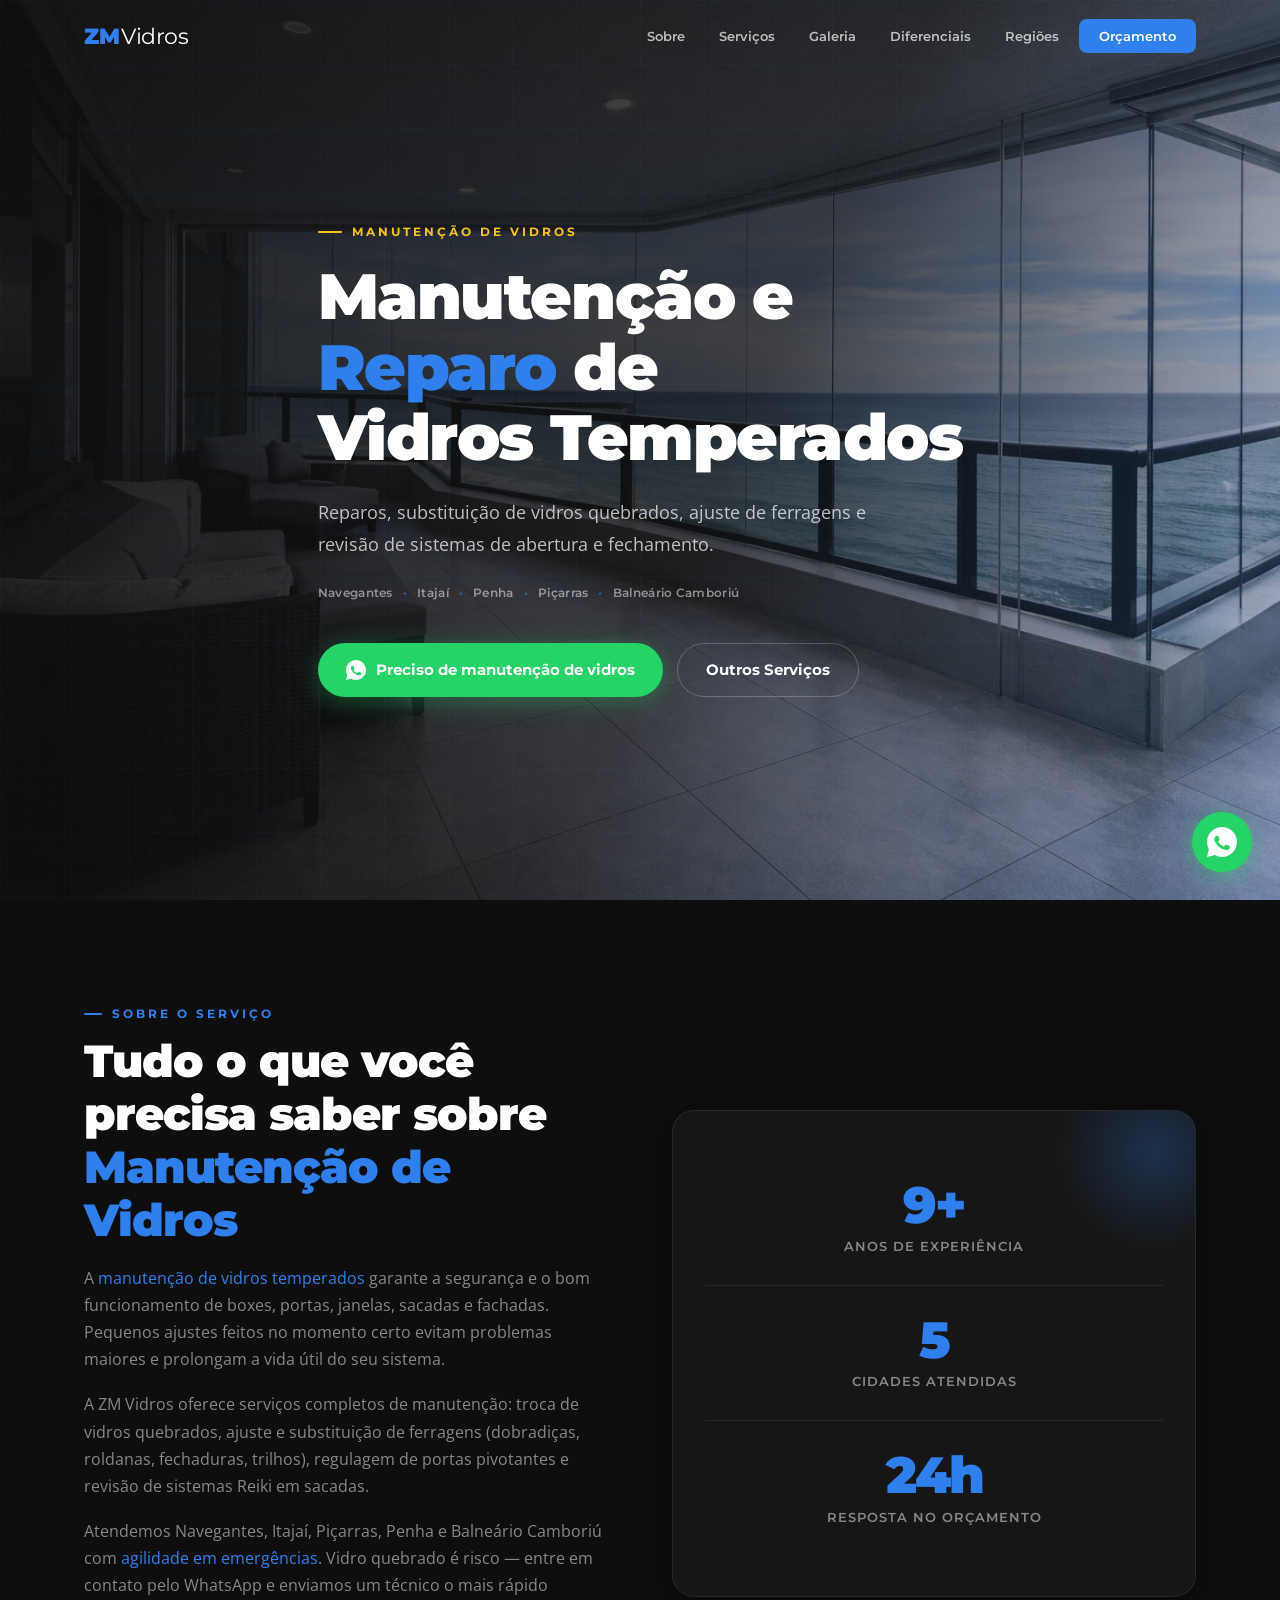
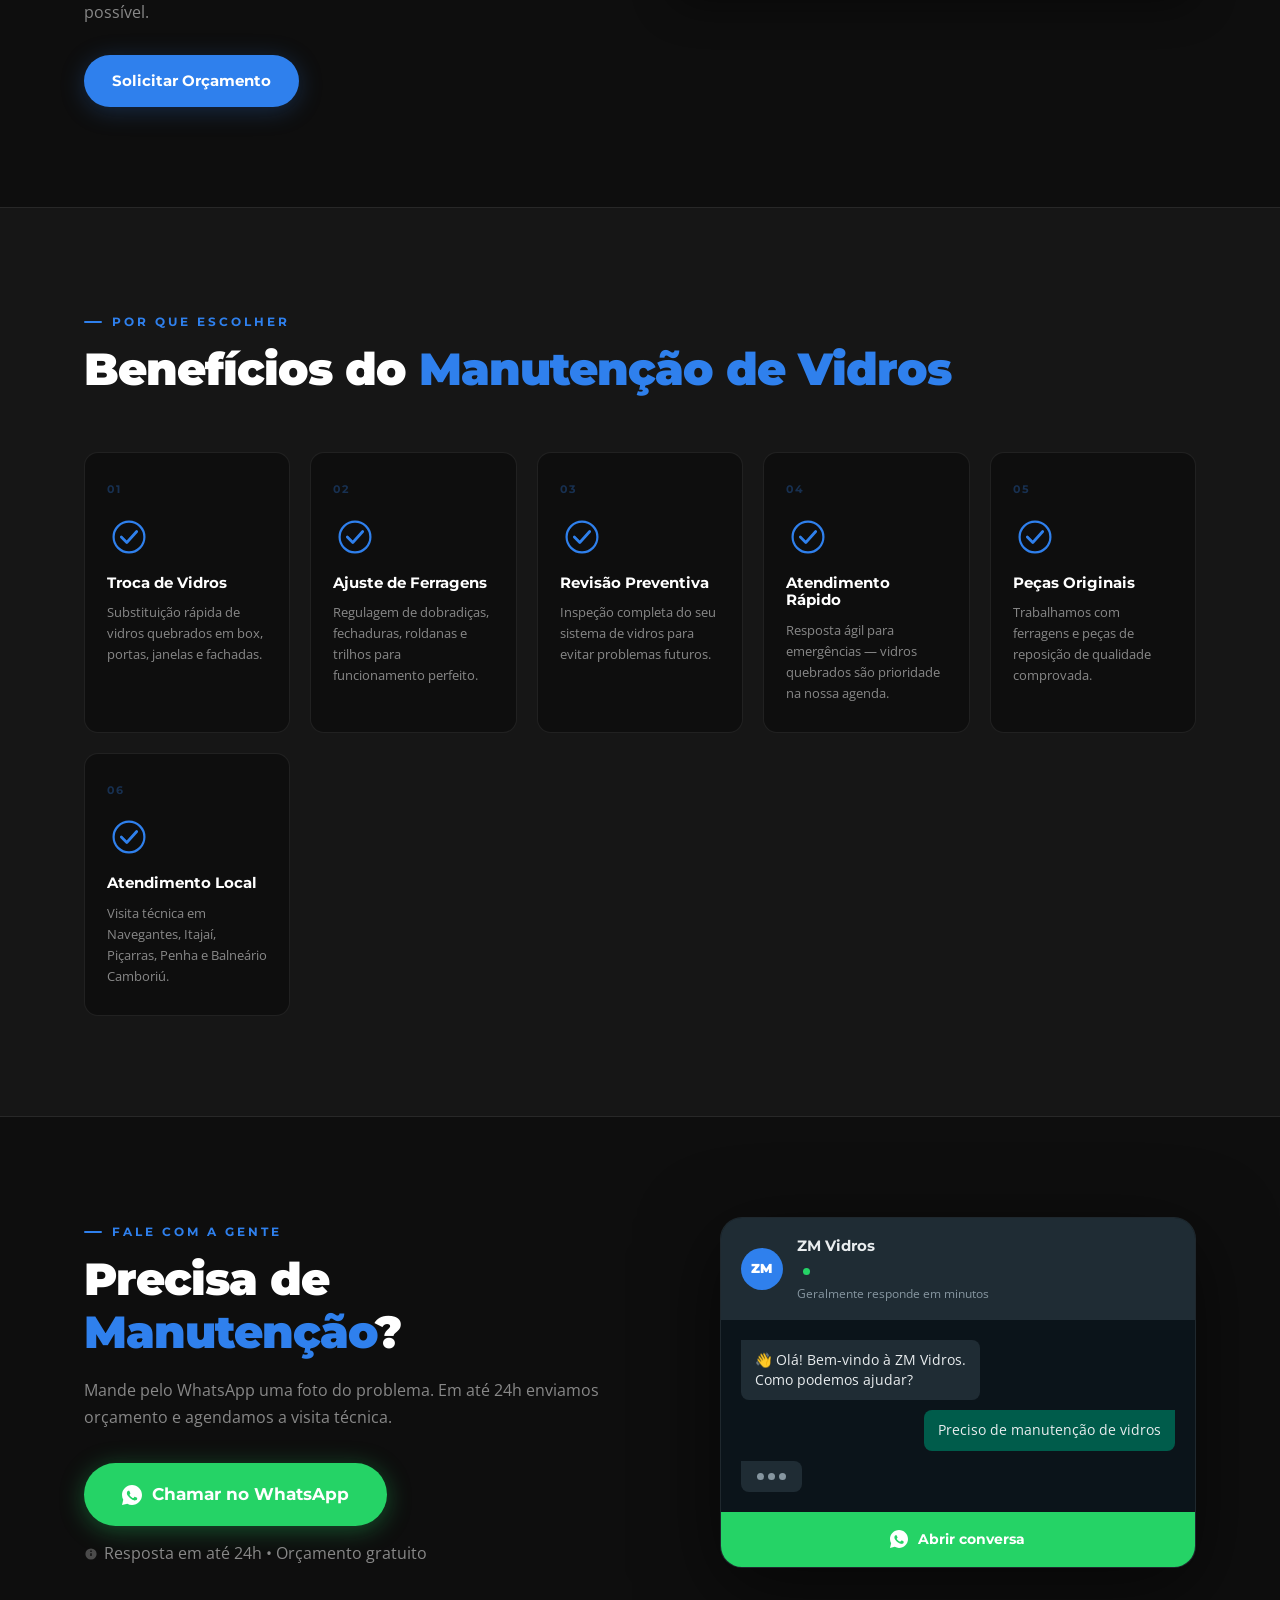
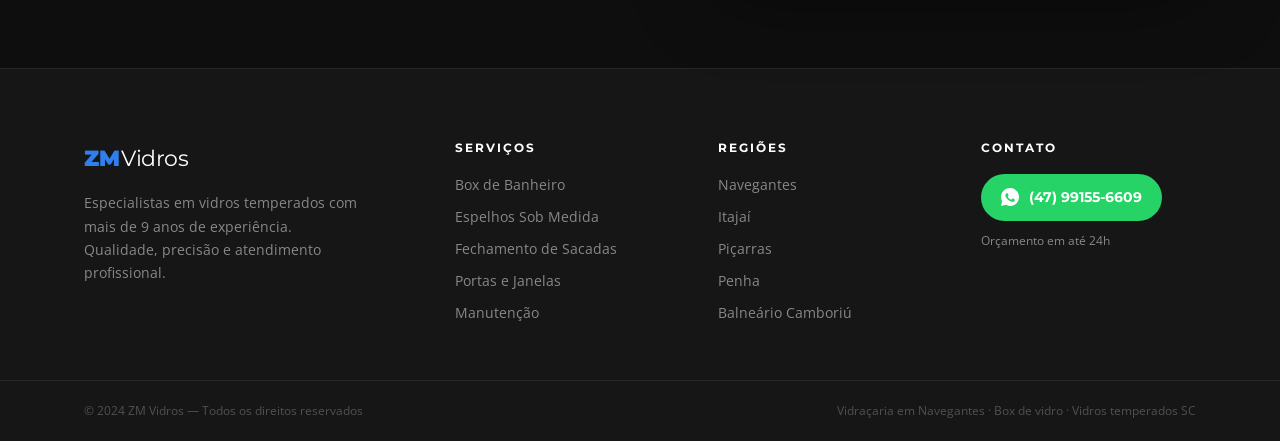
<file: manutencao.html>
<!DOCTYPE html>
<html lang="pt-BR">
<head>
  <meta charset="UTF-8" />
  <meta name="viewport" content="width=device-width, initial-scale=1.0"/>
  <meta name="description" content="Manutenção de vidros temperados, troca de vidros quebrados, ajuste de ferragens e box em Navegantes, Itajaí, Piçarras, Penha e Balneário Camboriú."/>
  <meta name="author" content="ZM Vidros"/>
  <meta property="og:title" content="Manutenção de Vidros Temperados – Navegantes, Itajaí | ZM Vidros"/>
  <meta property="og:description" content="Manutenção de vidros temperados, troca de vidros quebrados, ajuste de ferragens e box em Navegantes, Itajaí, Piçarras, Penha e Balneário Camboriú."/>
  <meta property="og:type" content="website"/>
  <title>Manutenção de Vidros Temperados – Navegantes, Itajaí | ZM Vidros</title>
  <link rel="preconnect" href="https://fonts.googleapis.com"/>
  <link rel="preconnect" href="https://fonts.gstatic.com" crossorigin/>
  <link href="https://fonts.googleapis.com/css2?family=Montserrat:wght@300;400;600;700;900&family=Open+Sans:wght@300;400;600&display=swap" rel="stylesheet"/>
  <link rel="stylesheet" href="css/style.css"/>
</head>
  <!-- Google tag (gtag.js) -->
<script async src="https://www.googletagmanager.com/gtag/js?id=AW-18070932044"></script>
<script>
  window.dataLayer = window.dataLayer || [];
  function gtag(){dataLayer.push(arguments);}
  gtag('js', new Date());
  gtag('config', 'AW-18070932044');
</script>
<script async src="https://www.googletagmanager.com/gtag/js?id=G-LPH5JG95NE"></script>
<script>
  window.dataLayer = window.dataLayer || [];
  function gtag(){dataLayer.push(arguments);}
  gtag('js', new Date());
  gtag('config', 'G-LPH5JG95NE');
</script>
<body>

  <!-- ══════════════ NAVBAR ══════════════ -->
  <nav class="navbar" id="navbar">
    <div class="container navbar__inner">
      <a href="index.html#hero" class="navbar__logo">
        <span class="logo-zm">ZM</span><span class="logo-vidros">Vidros</span>
      </a>
      <button class="navbar__toggle" id="menuToggle" aria-label="Abrir menu">
        <span></span><span></span><span></span>
      </button>
      <ul class="navbar__links" id="navLinks">
        <li><a href="index.html#sobre">Sobre</a></li>
        <li><a href="index.html#servicos">Serviços</a></li>
        <li><a href="index.html#galeria">Galeria</a></li>
        <li><a href="index.html#diferenciais">Diferenciais</a></li>
        <li><a href="index.html#regioes">Regiões</a></li>
        <li><a href="index.html#contato" class="nav-cta">Orçamento</a></li>
      </ul>
    </div>
  </nav>

  <!-- ══════════════ HERO ══════════════ -->
  <section class="hero" id="hero">
    <div class="hero__bg"></div>
    <div class="hero__overlay"></div>
    <div class="hero__lines"></div>
    <div class="container hero__content">
      <p class="hero__eyebrow" data-reveal>Manutenção de Vidros</p>
      <h1 class="hero__title" data-reveal data-delay="0.1">
        Manutenção e<br><em>Reparo</em> de<br>Vidros Temperados
      </h1>
      <p class="hero__sub" data-reveal data-delay="0.2">
        Reparos, substituição de vidros quebrados, ajuste de ferragens<br class="hide-mobile"> e revisão de sistemas de abertura e fechamento.
      </p>
      <div class="hero__cities" data-reveal data-delay="0.3">
        <span>Navegantes</span><span class="dot">•</span>
        <span>Itajaí</span><span class="dot">•</span>
        <span>Penha</span><span class="dot">•</span>
        <span>Piçarras</span><span class="dot">•</span>
        <span>Balneário Camboriú</span>
      </div>
      <div class="hero__actions" data-reveal data-delay="0.4">
        <a href="https://wa.me/5547991556609?text=Ol%C3%A1%2C%20preciso%20de%20manuten%C3%A7%C3%A3o%20de%20vidros" target="_blank" rel="noopener" onclick="gtag('event','click_whatsapp',{event_category:'engagement',event_label:'manutencao_hero_whatsapp'});" class="btn btn--whatsapp">
          <svg viewBox="0 0 32 32"><path d="M16 0C7.163 0 0 7.163 0 16c0 2.822.737 5.469 2.027 7.773L0 32l8.468-2.004A15.938 15.938 0 0016 32c8.837 0 16-7.163 16-16S24.837 0 16 0zm8.186 22.612c-.34.957-1.683 1.751-2.76 1.98-.736.157-1.696.281-4.932-1.06-4.144-1.681-6.815-5.886-7.02-6.157-.198-.27-1.664-2.217-1.664-4.228 0-2.01 1.052-2.993 1.425-3.399.374-.406.815-.507 1.087-.507.271 0 .543.003.78.014.25.013.586-.095.916.699.34.814 1.155 2.823 1.256 3.027.101.204.169.44.033.71-.136.27-.204.44-.406.677-.203.237-.427.53-.61.711-.203.203-.414.423-.178.83.237.407 1.054 1.738 2.26 2.817 1.553 1.383 2.864 1.812 3.27 2.016.407.203.644.17.882-.102.237-.271 1.018-1.186 1.289-1.593.271-.407.542-.34.915-.204.373.136 2.378 1.12 2.785 1.323.407.204.678.305.779.475.1.169.1.982-.24 1.94z"/></svg>
          Preciso de manutenção de vidros
        </a>
        <a href="index.html#servicos" class="btn btn--outline">Outros Serviços</a>
      </div>
    </div>
  </section>

  <!-- ══════════════ DETALHES DO SERVIÇO ══════════════ -->
  <section class="sobre" id="sobre">
    <div class="container sobre__inner">
      <div class="sobre__text" data-reveal>
        <span class="section-eyebrow">Sobre o serviço</span>
        <h2 class="section-title">Tudo o que você precisa saber sobre <em>Manutenção de Vidros</em></h2>
        <p>A <em>manutenção de vidros temperados</em> garante a segurança e o bom funcionamento de boxes, portas, janelas, sacadas e fachadas. Pequenos ajustes feitos no momento certo evitam problemas maiores e prolongam a vida útil do seu sistema.</p>
        <p>A ZM Vidros oferece serviços completos de manutenção: troca de vidros quebrados, ajuste e substituição de ferragens (dobradiças, roldanas, fechaduras, trilhos), regulagem de portas pivotantes e revisão de sistemas Reiki em sacadas.</p>
        <p>Atendemos Navegantes, Itajaí, Piçarras, Penha e Balneário Camboriú com <em>agilidade em emergências</em>. Vidro quebrado é risco — entre em contato pelo WhatsApp e enviamos um técnico o mais rápido possível.</p>
        <a href="https://wa.me/5547991556609?text=Ol%C3%A1%2C%20preciso%20de%20manuten%C3%A7%C3%A3o%20de%20vidros" target="_blank" rel="noopener" onclick="gtag('event','click_whatsapp',{event_category:'engagement',event_label:'manutencao_sobre_whatsapp'});" class="btn btn--primary">Solicitar Orçamento</a>
      </div>
      <div class="sobre__visual" data-reveal data-delay="0.15">
        <div class="sobre__glass-card">
          <div class="stat"><span class="stat__num">9+</span><span class="stat__label">Anos de experiência</span></div>
          <div class="stat-divider"></div>
          <div class="stat"><span class="stat__num">5</span><span class="stat__label">Cidades atendidas</span></div>
          <div class="stat-divider"></div>
          <div class="stat"><span class="stat__num">24h</span><span class="stat__label">Resposta no orçamento</span></div>
        </div>
      </div>
    </div>
  </section>

  <!-- ══════════════ BENEFÍCIOS ══════════════ -->
  <section class="diferenciais">
    <div class="container">
      <div class="section-header" data-reveal>
        <span class="section-eyebrow">Por que escolher</span>
        <h2 class="section-title">Benefícios do <em>Manutenção de Vidros</em></h2>
      </div>
      <div class="diferenciais__grid">
        <div class="diferencial-card" data-reveal data-delay="0.00">
          <div class="diferencial-card__num">01</div>
          <div class="diferencial-card__icon">
            <svg viewBox="0 0 40 40" fill="none"><circle cx="20" cy="20" r="14" stroke="currentColor" stroke-width="2"/><path d="M13 20l5 5 9-10" stroke="currentColor" stroke-width="2.5" stroke-linecap="round" stroke-linejoin="round"/></svg>
          </div>
          <h3>Troca de Vidros</h3>
          <p>Substituição rápida de vidros quebrados em box, portas, janelas e fachadas.</p>
        </div>
        <div class="diferencial-card" data-reveal data-delay="0.08">
          <div class="diferencial-card__num">02</div>
          <div class="diferencial-card__icon">
            <svg viewBox="0 0 40 40" fill="none"><circle cx="20" cy="20" r="14" stroke="currentColor" stroke-width="2"/><path d="M13 20l5 5 9-10" stroke="currentColor" stroke-width="2.5" stroke-linecap="round" stroke-linejoin="round"/></svg>
          </div>
          <h3>Ajuste de Ferragens</h3>
          <p>Regulagem de dobradiças, fechaduras, roldanas e trilhos para funcionamento perfeito.</p>
        </div>
        <div class="diferencial-card" data-reveal data-delay="0.16">
          <div class="diferencial-card__num">03</div>
          <div class="diferencial-card__icon">
            <svg viewBox="0 0 40 40" fill="none"><circle cx="20" cy="20" r="14" stroke="currentColor" stroke-width="2"/><path d="M13 20l5 5 9-10" stroke="currentColor" stroke-width="2.5" stroke-linecap="round" stroke-linejoin="round"/></svg>
          </div>
          <h3>Revisão Preventiva</h3>
          <p>Inspeção completa do seu sistema de vidros para evitar problemas futuros.</p>
        </div>
        <div class="diferencial-card" data-reveal data-delay="0.24">
          <div class="diferencial-card__num">04</div>
          <div class="diferencial-card__icon">
            <svg viewBox="0 0 40 40" fill="none"><circle cx="20" cy="20" r="14" stroke="currentColor" stroke-width="2"/><path d="M13 20l5 5 9-10" stroke="currentColor" stroke-width="2.5" stroke-linecap="round" stroke-linejoin="round"/></svg>
          </div>
          <h3>Atendimento Rápido</h3>
          <p>Resposta ágil para emergências — vidros quebrados são prioridade na nossa agenda.</p>
        </div>
        <div class="diferencial-card" data-reveal data-delay="0.32">
          <div class="diferencial-card__num">05</div>
          <div class="diferencial-card__icon">
            <svg viewBox="0 0 40 40" fill="none"><circle cx="20" cy="20" r="14" stroke="currentColor" stroke-width="2"/><path d="M13 20l5 5 9-10" stroke="currentColor" stroke-width="2.5" stroke-linecap="round" stroke-linejoin="round"/></svg>
          </div>
          <h3>Peças Originais</h3>
          <p>Trabalhamos com ferragens e peças de reposição de qualidade comprovada.</p>
        </div>
        <div class="diferencial-card" data-reveal data-delay="0.40">
          <div class="diferencial-card__num">06</div>
          <div class="diferencial-card__icon">
            <svg viewBox="0 0 40 40" fill="none"><circle cx="20" cy="20" r="14" stroke="currentColor" stroke-width="2"/><path d="M13 20l5 5 9-10" stroke="currentColor" stroke-width="2.5" stroke-linecap="round" stroke-linejoin="round"/></svg>
          </div>
          <h3>Atendimento Local</h3>
          <p>Visita técnica em Navegantes, Itajaí, Piçarras, Penha e Balneário Camboriú.</p>
        </div>
      </div>
    </div>
  </section>

  <!-- ══════════════ CONTATO / CTA ══════════════ -->
  <section class="contato" id="contato">
    <div class="container contato__inner">
      <div class="contato__content" data-reveal>
        <span class="section-eyebrow">Fale com a gente</span>
        <h2 class="section-title">Precisa de<br><em>Manutenção</em>?</h2>
        <p>Mande pelo WhatsApp uma foto do problema. Em até 24h enviamos orçamento e agendamos a visita técnica.</p>
        <a href="https://wa.me/5547991556609?text=Ol%C3%A1%2C%20preciso%20de%20manuten%C3%A7%C3%A3o%20de%20vidros" target="_blank" rel="noopener" onclick="gtag('event','click_whatsapp',{event_category:'engagement',event_label:'manutencao_cta_whatsapp'});" class="btn btn--whatsapp btn--lg">
          <svg viewBox="0 0 32 32"><path d="M16 0C7.163 0 0 7.163 0 16c0 2.822.737 5.469 2.027 7.773L0 32l8.468-2.004A15.938 15.938 0 0016 32c8.837 0 16-7.163 16-16S24.837 0 16 0zm8.186 22.612c-.34.957-1.683 1.751-2.76 1.98-.736.157-1.696.281-4.932-1.06-4.144-1.681-6.815-5.886-7.02-6.157-.198-.27-1.664-2.217-1.664-4.228 0-2.01 1.052-2.993 1.425-3.399.374-.406.815-.507 1.087-.507.271 0 .543.003.78.014.25.013.586-.095.916.699.34.814 1.155 2.823 1.256 3.027.101.204.169.44.033.71-.136.27-.204.44-.406.677-.203.237-.427.53-.61.711-.203.203-.414.423-.178.83.237.407 1.054 1.738 2.26 2.817 1.553 1.383 2.864 1.812 3.27 2.016.407.203.644.17.882-.102.237-.271 1.018-1.186 1.289-1.593.271-.407.542-.34.915-.204.373.136 2.378 1.12 2.785 1.323.407.204.678.305.779.475.1.169.1.982-.24 1.94z"/></svg>
          Chamar no WhatsApp
        </a>
        <p class="contato__note">
          <svg viewBox="0 0 20 20" fill="currentColor" width="14" height="14"><path d="M10 2a8 8 0 100 16A8 8 0 0010 2zm1 11H9V9h2v4zm0-6H9V5h2v2z"/></svg>
          Resposta em até 24h • Orçamento gratuito
        </p>
      </div>
      <div class="contato__visual" data-reveal data-delay="0.15">
        <div class="contato__card">
          <div class="contato__card-header">
            <div class="wa-avatar">ZM</div>
            <div>
              <strong>ZM Vidros</strong>
              <span class="online-dot"></span>
              <p>Geralmente responde em minutos</p>
            </div>
          </div>
          <div class="contato__card-body">
            <div class="wa-bubble wa-bubble--in">
              👋 Olá! Bem-vindo à ZM Vidros.<br>Como podemos ajudar?
            </div>
            <div class="wa-bubble wa-bubble--out">
              Preciso de manutenção de vidros
            </div>
            <div class="wa-bubble wa-bubble--in wa-typing" id="typingBubble">
              <span></span><span></span><span></span>
            </div>
          </div>
          <a href="https://wa.me/5547991556609?text=Ol%C3%A1%2C%20preciso%20de%20manuten%C3%A7%C3%A3o%20de%20vidros" target="_blank" rel="noopener" class="contato__card-btn">
            <svg viewBox="0 0 32 32" width="18" height="18"><path d="M16 0C7.163 0 0 7.163 0 16c0 2.822.737 5.469 2.027 7.773L0 32l8.468-2.004A15.938 15.938 0 0016 32c8.837 0 16-7.163 16-16S24.837 0 16 0zm8.186 22.612c-.34.957-1.683 1.751-2.76 1.98-.736.157-1.696.281-4.932-1.06-4.144-1.681-6.815-5.886-7.02-6.157-.198-.27-1.664-2.217-1.664-4.228 0-2.01 1.052-2.993 1.425-3.399.374-.406.815-.507 1.087-.507.271 0 .543.003.78.014.25.013.586-.095.916.699.34.814 1.155 2.823 1.256 3.027.101.204.169.44.033.71-.136.27-.204.44-.406.677-.203.237-.427.53-.61.711-.203.203-.414.423-.178.83.237.407 1.054 1.738 2.26 2.817 1.553 1.383 2.864 1.812 3.27 2.016.407.203.644.17.882-.102.237-.271 1.018-1.186 1.289-1.593.271-.407.542-.34.915-.204.373.136 2.378 1.12 2.785 1.323.407.204.678.305.779.475.1.169.1.982-.24 1.94z" fill="white"/></svg>
            Abrir conversa
          </a>
        </div>
      </div>
    </div>
  </section>

  <!-- ══════════════ FOOTER ══════════════ -->
  <footer class="footer">
    <div class="container footer__inner">
      <div class="footer__brand">
        <a href="index.html#hero" class="navbar__logo">
          <span class="logo-zm">ZM</span><span class="logo-vidros">Vidros</span>
        </a>
        <p>Especialistas em vidros temperados com mais de 9 anos de experiência. Qualidade, precisão e atendimento profissional.</p>
      </div>
      <div class="footer__links">
        <h4>Serviços</h4>
        <ul>
          <li><a href="box-vidro.html">Box de Banheiro</a></li>
          <li><a href="espelhos.html">Espelhos Sob Medida</a></li>
          <li><a href="fechamento-sacada.html">Fechamento de Sacadas</a></li>
          <li><a href="portas-janelas.html">Portas e Janelas</a></li>
          <li><a href="manutencao.html">Manutenção</a></li>
        </ul>
      </div>
      <div class="footer__links">
        <h4>Regiões</h4>
        <ul>
          <li>Navegantes</li>
          <li>Itajaí</li>
          <li>Piçarras</li>
          <li>Penha</li>
          <li>Balneário Camboriú</li>
        </ul>
      </div>
      <div class="footer__contact">
        <h4>Contato</h4>
        <a href="https://wa.me/5547991556609?text=Ol%C3%A1%2C%20quero%20solicitar%20um%20or%C3%A7amento%20de%20vidro%20temperado" target="_blank" rel="noopener" onclick="gtag('event','click_whatsapp',{event_category:'engagement',event_label:'footer_whatsapp'});" class="footer__wa">
          <svg viewBox="0 0 32 32" width="18" height="18"><path d="M16 0C7.163 0 0 7.163 0 16c0 2.822.737 5.469 2.027 7.773L0 32l8.468-2.004A15.938 15.938 0 0016 32c8.837 0 16-7.163 16-16S24.837 0 16 0zm8.186 22.612c-.34.957-1.683 1.751-2.76 1.98-.736.157-1.696.281-4.932-1.06-4.144-1.681-6.815-5.886-7.02-6.157-.198-.27-1.664-2.217-1.664-4.228 0-2.01 1.052-2.993 1.425-3.399.374-.406.815-.507 1.087-.507.271 0 .543.003.78.014.25.013.586-.095.916.699.34.814 1.155 2.823 1.256 3.027.101.204.169.44.033.71-.136.27-.204.44-.406.677-.203.237-.427.53-.61.711-.203.203-.414.423-.178.83.237.407 1.054 1.738 2.26 2.817 1.553 1.383 2.864 1.812 3.27 2.016.407.203.644.17.882-.102.237-.271 1.018-1.186 1.289-1.593.271-.407.542-.34.915-.204.373.136 2.378 1.12 2.785 1.323.407.204.678.305.779.475.1.169.1.982-.24 1.94z" fill="white"/></svg>
          (47) 99155-6609
        </a>
        <p class="footer__note">Orçamento em até 24h</p>
      </div>
    </div>
    <div class="footer__bottom">
      <div class="container">
        <p>© 2024 ZM Vidros — Todos os direitos reservados</p>
        <p>Vidraçaria em Navegantes · Box de vidro · Vidros temperados SC</p>
      </div>
    </div>
  </footer>

  <!-- ══════════════ FLOATING WHATSAPP ══════════════ -->
  <a
    href="https://wa.me/5547991556609?text=Ol%C3%A1%2C%20quero%20solicitar%20um%20or%C3%A7amento%20de%20vidro%20temperado"
    target="_blank"
    rel="noopener"
    class="float-wa"
    aria-label="WhatsApp"
  >
    <svg viewBox="0 0 32 32"><path d="M16 0C7.163 0 0 7.163 0 16c0 2.822.737 5.469 2.027 7.773L0 32l8.468-2.004A15.938 15.938 0 0016 32c8.837 0 16-7.163 16-16S24.837 0 16 0zm8.186 22.612c-.34.957-1.683 1.751-2.76 1.98-.736.157-1.696.281-4.932-1.06-4.144-1.681-6.815-5.886-7.02-6.157-.198-.27-1.664-2.217-1.664-4.228 0-2.01 1.052-2.993 1.425-3.399.374-.406.815-.507 1.087-.507.271 0 .543.003.78.014.25.013.586-.095.916.699.34.814 1.155 2.823 1.256 3.027.101.204.169.44.033.71-.136.27-.204.44-.406.677-.203.237-.427.53-.61.711-.203.203-.414.423-.178.83.237.407 1.054 1.738 2.26 2.817 1.553 1.383 2.864 1.812 3.27 2.016.407.203.644.17.882-.102.237-.271 1.018-1.186 1.289-1.593.271-.407.542-.34.915-.204.373.136 2.378 1.12 2.785 1.323.407.204.678.305.779.475.1.169.1.982-.24 1.94z"/></svg>
    <span class="float-wa__tooltip">Solicitar Orçamento</span>
  </a>

  <script src="script.js"></script>
</body>
</html>
</file>
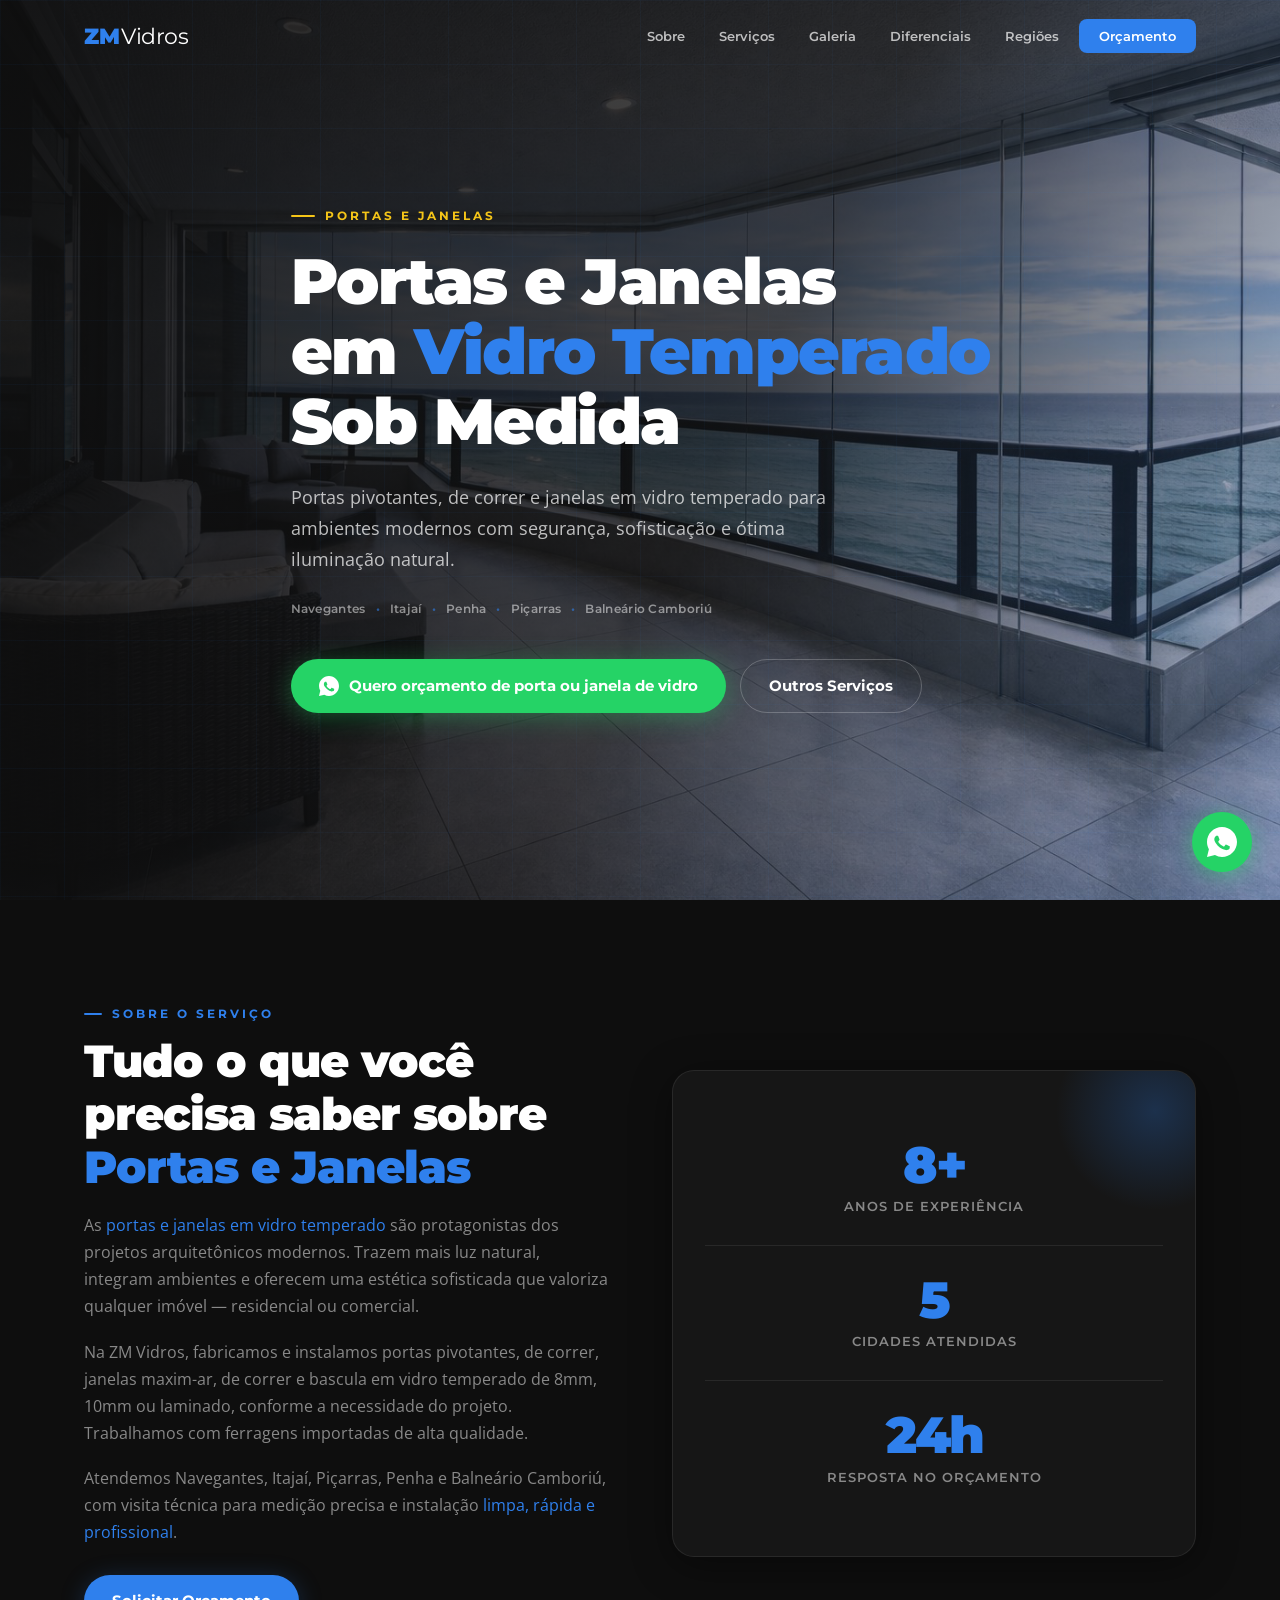
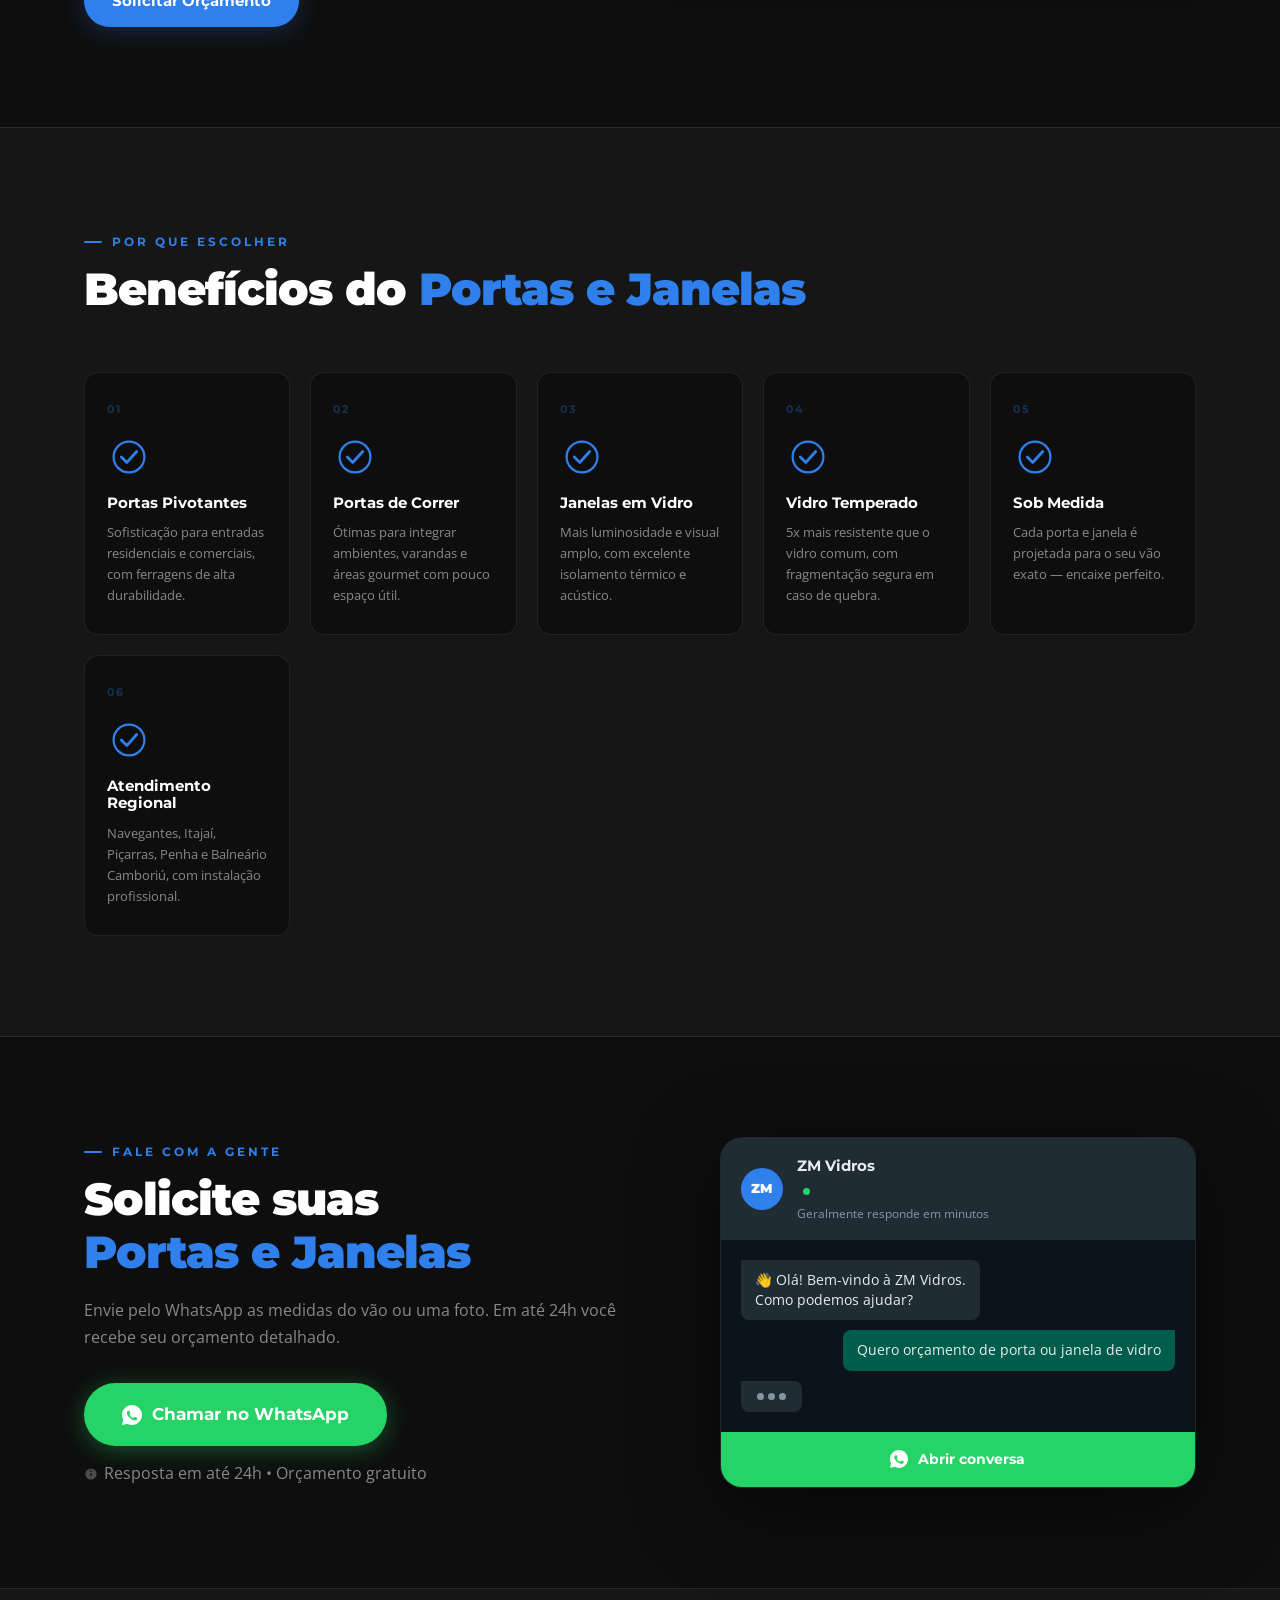
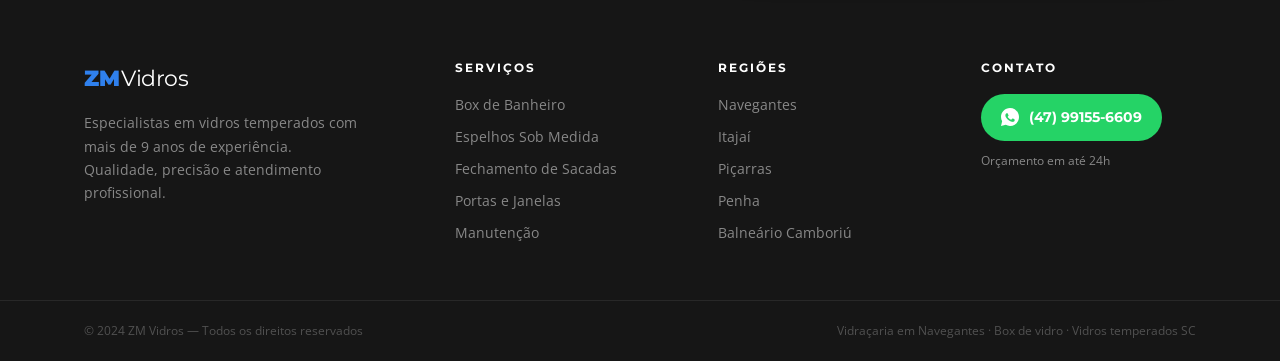
<file: portas-janelas.html>
<!DOCTYPE html>
<html lang="pt-BR">
<head>
  <meta charset="UTF-8" />
  <meta name="viewport" content="width=device-width, initial-scale=1.0"/>
  <meta name="description" content="Portas pivotantes, de correr e janelas em vidro temperado em Navegantes, Itajaí, Piçarras, Penha e Balneário Camboriú. Sob medida, modernas e seguras."/>
  <meta name="author" content="ZM Vidros"/>
  <meta property="og:title" content="Portas e Janelas em Vidro Temperado – Navegantes, Itajaí | ZM Vidros"/>
  <meta property="og:description" content="Portas pivotantes, de correr e janelas em vidro temperado em Navegantes, Itajaí, Piçarras, Penha e Balneário Camboriú. Sob medida, modernas e seguras."/>
  <meta property="og:type" content="website"/>
  <title>Portas e Janelas em Vidro Temperado – Navegantes, Itajaí | ZM Vidros</title>
  <link rel="preconnect" href="https://fonts.googleapis.com"/>
  <link rel="preconnect" href="https://fonts.gstatic.com" crossorigin/>
  <link href="https://fonts.googleapis.com/css2?family=Montserrat:wght@300;400;600;700;900&family=Open+Sans:wght@300;400;600&display=swap" rel="stylesheet"/>
  <link rel="stylesheet" href="css/style.css"/>
</head>
  <!-- Google tag (gtag.js) -->
<script async src="https://www.googletagmanager.com/gtag/js?id=AW-18070932044"></script>
<script>
  window.dataLayer = window.dataLayer || [];
  function gtag(){dataLayer.push(arguments);}
  gtag('js', new Date());
  gtag('config', 'AW-18070932044');
</script>
<script async src="https://www.googletagmanager.com/gtag/js?id=G-LPH5JG95NE"></script>
<script>
  window.dataLayer = window.dataLayer || [];
  function gtag(){dataLayer.push(arguments);}
  gtag('js', new Date());
  gtag('config', 'G-LPH5JG95NE');
</script>
<body>

  <!-- ══════════════ NAVBAR ══════════════ -->
  <nav class="navbar" id="navbar">
    <div class="container navbar__inner">
      <a href="index.html#hero" class="navbar__logo">
        <span class="logo-zm">ZM</span><span class="logo-vidros">Vidros</span>
      </a>
      <button class="navbar__toggle" id="menuToggle" aria-label="Abrir menu">
        <span></span><span></span><span></span>
      </button>
      <ul class="navbar__links" id="navLinks">
        <li><a href="index.html#sobre">Sobre</a></li>
        <li><a href="index.html#servicos">Serviços</a></li>
        <li><a href="index.html#galeria">Galeria</a></li>
        <li><a href="index.html#diferenciais">Diferenciais</a></li>
        <li><a href="index.html#regioes">Regiões</a></li>
        <li><a href="index.html#contato" class="nav-cta">Orçamento</a></li>
      </ul>
    </div>
  </nav>

  <!-- ══════════════ HERO ══════════════ -->
  <section class="hero" id="hero">
    <div class="hero__bg"></div>
    <div class="hero__overlay"></div>
    <div class="hero__lines"></div>
    <div class="container hero__content">
      <p class="hero__eyebrow" data-reveal>Portas e Janelas</p>
      <h1 class="hero__title" data-reveal data-delay="0.1">
        Portas e Janelas<br>em <em>Vidro Temperado</em><br>Sob Medida
      </h1>
      <p class="hero__sub" data-reveal data-delay="0.2">
        Portas pivotantes, de correr e janelas em vidro temperado para ambientes<br class="hide-mobile"> modernos com segurança, sofisticação e ótima iluminação natural.
      </p>
      <div class="hero__cities" data-reveal data-delay="0.3">
        <span>Navegantes</span><span class="dot">•</span>
        <span>Itajaí</span><span class="dot">•</span>
        <span>Penha</span><span class="dot">•</span>
        <span>Piçarras</span><span class="dot">•</span>
        <span>Balneário Camboriú</span>
      </div>
      <div class="hero__actions" data-reveal data-delay="0.4">
        <a href="https://wa.me/5547991556609?text=Ol%C3%A1%2C%20quero%20or%C3%A7amento%20de%20porta%20ou%20janela%20de%20vidro" target="_blank" rel="noopener" onclick="gtag('event','click_whatsapp',{event_category:'engagement',event_label:'portas-janelas_hero_whatsapp'});" class="btn btn--whatsapp">
          <svg viewBox="0 0 32 32"><path d="M16 0C7.163 0 0 7.163 0 16c0 2.822.737 5.469 2.027 7.773L0 32l8.468-2.004A15.938 15.938 0 0016 32c8.837 0 16-7.163 16-16S24.837 0 16 0zm8.186 22.612c-.34.957-1.683 1.751-2.76 1.98-.736.157-1.696.281-4.932-1.06-4.144-1.681-6.815-5.886-7.02-6.157-.198-.27-1.664-2.217-1.664-4.228 0-2.01 1.052-2.993 1.425-3.399.374-.406.815-.507 1.087-.507.271 0 .543.003.78.014.25.013.586-.095.916.699.34.814 1.155 2.823 1.256 3.027.101.204.169.44.033.71-.136.27-.204.44-.406.677-.203.237-.427.53-.61.711-.203.203-.414.423-.178.83.237.407 1.054 1.738 2.26 2.817 1.553 1.383 2.864 1.812 3.27 2.016.407.203.644.17.882-.102.237-.271 1.018-1.186 1.289-1.593.271-.407.542-.34.915-.204.373.136 2.378 1.12 2.785 1.323.407.204.678.305.779.475.1.169.1.982-.24 1.94z"/></svg>
          Quero orçamento de porta ou janela de vidro
        </a>
        <a href="index.html#servicos" class="btn btn--outline">Outros Serviços</a>
      </div>
    </div>
  </section>

  <!-- ══════════════ DETALHES DO SERVIÇO ══════════════ -->
  <section class="sobre" id="sobre">
    <div class="container sobre__inner">
      <div class="sobre__text" data-reveal>
        <span class="section-eyebrow">Sobre o serviço</span>
        <h2 class="section-title">Tudo o que você precisa saber sobre <em>Portas e Janelas</em></h2>
        <p>As <em>portas e janelas em vidro temperado</em> são protagonistas dos projetos arquitetônicos modernos. Trazem mais luz natural, integram ambientes e oferecem uma estética sofisticada que valoriza qualquer imóvel — residencial ou comercial.</p>
        <p>Na ZM Vidros, fabricamos e instalamos portas pivotantes, de correr, janelas maxim-ar, de correr e bascula em vidro temperado de 8mm, 10mm ou laminado, conforme a necessidade do projeto. Trabalhamos com ferragens importadas de alta qualidade.</p>
        <p>Atendemos Navegantes, Itajaí, Piçarras, Penha e Balneário Camboriú, com visita técnica para medição precisa e instalação <em>limpa, rápida e profissional</em>.</p>
        <a href="https://wa.me/5547991556609?text=Ol%C3%A1%2C%20quero%20or%C3%A7amento%20de%20porta%20ou%20janela%20de%20vidro" target="_blank" rel="noopener" onclick="gtag('event','click_whatsapp',{event_category:'engagement',event_label:'portas-janelas_sobre_whatsapp'});" class="btn btn--primary">Solicitar Orçamento</a>
      </div>
      <div class="sobre__visual" data-reveal data-delay="0.15">
        <div class="sobre__glass-card">
          <div class="stat"><span class="stat__num">9+</span><span class="stat__label">Anos de experiência</span></div>
          <div class="stat-divider"></div>
          <div class="stat"><span class="stat__num">5</span><span class="stat__label">Cidades atendidas</span></div>
          <div class="stat-divider"></div>
          <div class="stat"><span class="stat__num">24h</span><span class="stat__label">Resposta no orçamento</span></div>
        </div>
      </div>
    </div>
  </section>

  <!-- ══════════════ BENEFÍCIOS ══════════════ -->
  <section class="diferenciais">
    <div class="container">
      <div class="section-header" data-reveal>
        <span class="section-eyebrow">Por que escolher</span>
        <h2 class="section-title">Benefícios do <em>Portas e Janelas</em></h2>
      </div>
      <div class="diferenciais__grid">
        <div class="diferencial-card" data-reveal data-delay="0.00">
          <div class="diferencial-card__num">01</div>
          <div class="diferencial-card__icon">
            <svg viewBox="0 0 40 40" fill="none"><circle cx="20" cy="20" r="14" stroke="currentColor" stroke-width="2"/><path d="M13 20l5 5 9-10" stroke="currentColor" stroke-width="2.5" stroke-linecap="round" stroke-linejoin="round"/></svg>
          </div>
          <h3>Portas Pivotantes</h3>
          <p>Sofisticação para entradas residenciais e comerciais, com ferragens de alta durabilidade.</p>
        </div>
        <div class="diferencial-card" data-reveal data-delay="0.08">
          <div class="diferencial-card__num">02</div>
          <div class="diferencial-card__icon">
            <svg viewBox="0 0 40 40" fill="none"><circle cx="20" cy="20" r="14" stroke="currentColor" stroke-width="2"/><path d="M13 20l5 5 9-10" stroke="currentColor" stroke-width="2.5" stroke-linecap="round" stroke-linejoin="round"/></svg>
          </div>
          <h3>Portas de Correr</h3>
          <p>Ótimas para integrar ambientes, varandas e áreas gourmet com pouco espaço útil.</p>
        </div>
        <div class="diferencial-card" data-reveal data-delay="0.16">
          <div class="diferencial-card__num">03</div>
          <div class="diferencial-card__icon">
            <svg viewBox="0 0 40 40" fill="none"><circle cx="20" cy="20" r="14" stroke="currentColor" stroke-width="2"/><path d="M13 20l5 5 9-10" stroke="currentColor" stroke-width="2.5" stroke-linecap="round" stroke-linejoin="round"/></svg>
          </div>
          <h3>Janelas em Vidro</h3>
          <p>Mais luminosidade e visual amplo, com excelente isolamento térmico e acústico.</p>
        </div>
        <div class="diferencial-card" data-reveal data-delay="0.24">
          <div class="diferencial-card__num">04</div>
          <div class="diferencial-card__icon">
            <svg viewBox="0 0 40 40" fill="none"><circle cx="20" cy="20" r="14" stroke="currentColor" stroke-width="2"/><path d="M13 20l5 5 9-10" stroke="currentColor" stroke-width="2.5" stroke-linecap="round" stroke-linejoin="round"/></svg>
          </div>
          <h3>Vidro Temperado</h3>
          <p>5x mais resistente que o vidro comum, com fragmentação segura em caso de quebra.</p>
        </div>
        <div class="diferencial-card" data-reveal data-delay="0.32">
          <div class="diferencial-card__num">05</div>
          <div class="diferencial-card__icon">
            <svg viewBox="0 0 40 40" fill="none"><circle cx="20" cy="20" r="14" stroke="currentColor" stroke-width="2"/><path d="M13 20l5 5 9-10" stroke="currentColor" stroke-width="2.5" stroke-linecap="round" stroke-linejoin="round"/></svg>
          </div>
          <h3>Sob Medida</h3>
          <p>Cada porta e janela é projetada para o seu vão exato — encaixe perfeito.</p>
        </div>
        <div class="diferencial-card" data-reveal data-delay="0.40">
          <div class="diferencial-card__num">06</div>
          <div class="diferencial-card__icon">
            <svg viewBox="0 0 40 40" fill="none"><circle cx="20" cy="20" r="14" stroke="currentColor" stroke-width="2"/><path d="M13 20l5 5 9-10" stroke="currentColor" stroke-width="2.5" stroke-linecap="round" stroke-linejoin="round"/></svg>
          </div>
          <h3>Atendimento Regional</h3>
          <p>Navegantes, Itajaí, Piçarras, Penha e Balneário Camboriú, com instalação profissional.</p>
        </div>
      </div>
    </div>
  </section>

  <!-- ══════════════ CONTATO / CTA ══════════════ -->
  <section class="contato" id="contato">
    <div class="container contato__inner">
      <div class="contato__content" data-reveal>
        <span class="section-eyebrow">Fale com a gente</span>
        <h2 class="section-title">Solicite suas<br><em>Portas e Janelas</em></h2>
        <p>Envie pelo WhatsApp as medidas do vão ou uma foto. Em até 24h você recebe seu orçamento detalhado.</p>
        <a href="https://wa.me/5547991556609?text=Ol%C3%A1%2C%20quero%20or%C3%A7amento%20de%20porta%20ou%20janela%20de%20vidro" target="_blank" rel="noopener" onclick="gtag('event','click_whatsapp',{event_category:'engagement',event_label:'portas-janelas_cta_whatsapp'});" class="btn btn--whatsapp btn--lg">
          <svg viewBox="0 0 32 32"><path d="M16 0C7.163 0 0 7.163 0 16c0 2.822.737 5.469 2.027 7.773L0 32l8.468-2.004A15.938 15.938 0 0016 32c8.837 0 16-7.163 16-16S24.837 0 16 0zm8.186 22.612c-.34.957-1.683 1.751-2.76 1.98-.736.157-1.696.281-4.932-1.06-4.144-1.681-6.815-5.886-7.02-6.157-.198-.27-1.664-2.217-1.664-4.228 0-2.01 1.052-2.993 1.425-3.399.374-.406.815-.507 1.087-.507.271 0 .543.003.78.014.25.013.586-.095.916.699.34.814 1.155 2.823 1.256 3.027.101.204.169.44.033.71-.136.27-.204.44-.406.677-.203.237-.427.53-.61.711-.203.203-.414.423-.178.83.237.407 1.054 1.738 2.26 2.817 1.553 1.383 2.864 1.812 3.27 2.016.407.203.644.17.882-.102.237-.271 1.018-1.186 1.289-1.593.271-.407.542-.34.915-.204.373.136 2.378 1.12 2.785 1.323.407.204.678.305.779.475.1.169.1.982-.24 1.94z"/></svg>
          Chamar no WhatsApp
        </a>
        <p class="contato__note">
          <svg viewBox="0 0 20 20" fill="currentColor" width="14" height="14"><path d="M10 2a8 8 0 100 16A8 8 0 0010 2zm1 11H9V9h2v4zm0-6H9V5h2v2z"/></svg>
          Resposta em até 24h • Orçamento gratuito
        </p>
      </div>
      <div class="contato__visual" data-reveal data-delay="0.15">
        <div class="contato__card">
          <div class="contato__card-header">
            <div class="wa-avatar">ZM</div>
            <div>
              <strong>ZM Vidros</strong>
              <span class="online-dot"></span>
              <p>Geralmente responde em minutos</p>
            </div>
          </div>
          <div class="contato__card-body">
            <div class="wa-bubble wa-bubble--in">
              👋 Olá! Bem-vindo à ZM Vidros.<br>Como podemos ajudar?
            </div>
            <div class="wa-bubble wa-bubble--out">
              Quero orçamento de porta ou janela de vidro
            </div>
            <div class="wa-bubble wa-bubble--in wa-typing" id="typingBubble">
              <span></span><span></span><span></span>
            </div>
          </div>
          <a href="https://wa.me/5547991556609?text=Ol%C3%A1%2C%20quero%20or%C3%A7amento%20de%20porta%20ou%20janela%20de%20vidro" target="_blank" rel="noopener" class="contato__card-btn">
            <svg viewBox="0 0 32 32" width="18" height="18"><path d="M16 0C7.163 0 0 7.163 0 16c0 2.822.737 5.469 2.027 7.773L0 32l8.468-2.004A15.938 15.938 0 0016 32c8.837 0 16-7.163 16-16S24.837 0 16 0zm8.186 22.612c-.34.957-1.683 1.751-2.76 1.98-.736.157-1.696.281-4.932-1.06-4.144-1.681-6.815-5.886-7.02-6.157-.198-.27-1.664-2.217-1.664-4.228 0-2.01 1.052-2.993 1.425-3.399.374-.406.815-.507 1.087-.507.271 0 .543.003.78.014.25.013.586-.095.916.699.34.814 1.155 2.823 1.256 3.027.101.204.169.44.033.71-.136.27-.204.44-.406.677-.203.237-.427.53-.61.711-.203.203-.414.423-.178.83.237.407 1.054 1.738 2.26 2.817 1.553 1.383 2.864 1.812 3.27 2.016.407.203.644.17.882-.102.237-.271 1.018-1.186 1.289-1.593.271-.407.542-.34.915-.204.373.136 2.378 1.12 2.785 1.323.407.204.678.305.779.475.1.169.1.982-.24 1.94z" fill="white"/></svg>
            Abrir conversa
          </a>
        </div>
      </div>
    </div>
  </section>

  <!-- ══════════════ FOOTER ══════════════ -->
  <footer class="footer">
    <div class="container footer__inner">
      <div class="footer__brand">
        <a href="index.html#hero" class="navbar__logo">
          <span class="logo-zm">ZM</span><span class="logo-vidros">Vidros</span>
        </a>
        <p>Especialistas em vidros temperados com mais de 9 anos de experiência. Qualidade, precisão e atendimento profissional.</p>
      </div>
      <div class="footer__links">
        <h4>Serviços</h4>
        <ul>
          <li><a href="box-vidro.html">Box de Banheiro</a></li>
          <li><a href="espelhos.html">Espelhos Sob Medida</a></li>
          <li><a href="fechamento-sacada.html">Fechamento de Sacadas</a></li>
          <li><a href="portas-janelas.html">Portas e Janelas</a></li>
          <li><a href="manutencao.html">Manutenção</a></li>
        </ul>
      </div>
      <div class="footer__links">
        <h4>Regiões</h4>
        <ul>
          <li>Navegantes</li>
          <li>Itajaí</li>
          <li>Piçarras</li>
          <li>Penha</li>
          <li>Balneário Camboriú</li>
        </ul>
      </div>
      <div class="footer__contact">
        <h4>Contato</h4>
        <a href="https://wa.me/5547991556609?text=Ol%C3%A1%2C%20quero%20solicitar%20um%20or%C3%A7amento%20de%20vidro%20temperado" target="_blank" rel="noopener" onclick="gtag('event','click_whatsapp',{event_category:'engagement',event_label:'footer_whatsapp'});" class="footer__wa">
          <svg viewBox="0 0 32 32" width="18" height="18"><path d="M16 0C7.163 0 0 7.163 0 16c0 2.822.737 5.469 2.027 7.773L0 32l8.468-2.004A15.938 15.938 0 0016 32c8.837 0 16-7.163 16-16S24.837 0 16 0zm8.186 22.612c-.34.957-1.683 1.751-2.76 1.98-.736.157-1.696.281-4.932-1.06-4.144-1.681-6.815-5.886-7.02-6.157-.198-.27-1.664-2.217-1.664-4.228 0-2.01 1.052-2.993 1.425-3.399.374-.406.815-.507 1.087-.507.271 0 .543.003.78.014.25.013.586-.095.916.699.34.814 1.155 2.823 1.256 3.027.101.204.169.44.033.71-.136.27-.204.44-.406.677-.203.237-.427.53-.61.711-.203.203-.414.423-.178.83.237.407 1.054 1.738 2.26 2.817 1.553 1.383 2.864 1.812 3.27 2.016.407.203.644.17.882-.102.237-.271 1.018-1.186 1.289-1.593.271-.407.542-.34.915-.204.373.136 2.378 1.12 2.785 1.323.407.204.678.305.779.475.1.169.1.982-.24 1.94z" fill="white"/></svg>
          (47) 99155-6609
        </a>
        <p class="footer__note">Orçamento em até 24h</p>
      </div>
    </div>
    <div class="footer__bottom">
      <div class="container">
        <p>© 2024 ZM Vidros — Todos os direitos reservados</p>
        <p>Vidraçaria em Navegantes · Box de vidro · Vidros temperados SC</p>
      </div>
    </div>
  </footer>

  <!-- ══════════════ FLOATING WHATSAPP ══════════════ -->
  <a
    href="https://wa.me/5547991556609?text=Ol%C3%A1%2C%20quero%20solicitar%20um%20or%C3%A7amento%20de%20vidro%20temperado"
    target="_blank"
    rel="noopener"
    class="float-wa"
    aria-label="WhatsApp"
  >
    <svg viewBox="0 0 32 32"><path d="M16 0C7.163 0 0 7.163 0 16c0 2.822.737 5.469 2.027 7.773L0 32l8.468-2.004A15.938 15.938 0 0016 32c8.837 0 16-7.163 16-16S24.837 0 16 0zm8.186 22.612c-.34.957-1.683 1.751-2.76 1.98-.736.157-1.696.281-4.932-1.06-4.144-1.681-6.815-5.886-7.02-6.157-.198-.27-1.664-2.217-1.664-4.228 0-2.01 1.052-2.993 1.425-3.399.374-.406.815-.507 1.087-.507.271 0 .543.003.78.014.25.013.586-.095.916.699.34.814 1.155 2.823 1.256 3.027.101.204.169.44.033.71-.136.27-.204.44-.406.677-.203.237-.427.53-.61.711-.203.203-.414.423-.178.83.237.407 1.054 1.738 2.26 2.817 1.553 1.383 2.864 1.812 3.27 2.016.407.203.644.17.882-.102.237-.271 1.018-1.186 1.289-1.593.271-.407.542-.34.915-.204.373.136 2.378 1.12 2.785 1.323.407.204.678.305.779.475.1.169.1.982-.24 1.94z"/></svg>
    <span class="float-wa__tooltip">Solicitar Orçamento</span>
  </a>

  <script src="script.js"></script>
</body>
</html>
</file>
<file: css/style.css>
/* ══════════════════════════════════════
   ZM VIDROS — style.css
   ══════════════════════════════════════ */

/* ── VARIABLES ── */
:root {
  --c-bg:        #0e0e0e;
  --c-surface:   #161616;
  --c-surface2:  #1e1e1e;
  --c-border:    rgba(255,255,255,0.08);
  --c-text:      #e8e8e8;
  --c-muted:     #888;
  --c-white:     #ffffff;
  --c-blue:      #2F80ED;
  --c-blue-dark: #1a5fc0;
  --c-blue-glow: rgba(47,128,237,0.25);
  --c-green:     #25D366;
  --c-green-dark:#1aad52;
  --c-gold:      #f5c518;

  --radius-sm:   8px;
  --radius-md:   14px;
  --radius-lg:   22px;
  --radius-xl:   32px;

  --shadow-sm:   0 2px 16px rgba(0,0,0,0.25);
  --shadow-md:   0 8px 40px rgba(0,0,0,0.40);
  --shadow-lg:   0 20px 80px rgba(0,0,0,0.55);

  --navbar-h:    72px;
  --transition:  0.3s cubic-bezier(.22,1,.36,1);
}

/* ── RESET & BASE ── */
*, *::before, *::after { box-sizing: border-box; margin: 0; padding: 0; }

html {
  scroll-behavior: smooth;
  font-size: 16px;
  -webkit-font-smoothing: antialiased;
}

body {
  font-family: 'Open Sans', sans-serif;
  background: var(--c-bg);
  color: var(--c-text);
  line-height: 1.6;
  overflow-x: hidden;
}

h1, h2, h3, h4, h5 {
  font-family: 'Montserrat', sans-serif;
  line-height: 1.18;
  font-weight: 700;
}

a { color: inherit; text-decoration: none; }
img { display: block; max-width: 100%; }
ul { list-style: none; }
em { font-style: normal; color: var(--c-blue); }

/* ── CONTAINER ── */
.container {
  max-width: 1160px;
  margin: 0 auto;
  padding: 0 24px;
}

/* ── SECTION HEADER ── */
.section-eyebrow {
  display: inline-block;
  font-family: 'Montserrat', sans-serif;
  font-size: 0.72rem;
  font-weight: 700;
  letter-spacing: 3px;
  text-transform: uppercase;
  color: var(--c-blue);
  margin-bottom: 12px;
  position: relative;
  padding-left: 28px;
}
.section-eyebrow::before {
  content: '';
  position: absolute;
  left: 0;
  top: 50%;
  transform: translateY(-50%);
  width: 18px;
  height: 2px;
  background: var(--c-blue);
  border-radius: 99px;
}

.section-title {
  font-size: clamp(1.9rem, 3.5vw, 2.8rem);
  font-weight: 900;
  color: var(--c-white);
  letter-spacing: -1px;
  margin-bottom: 18px;
}
.section-desc {
  font-size: 1rem;
  color: var(--c-muted);
  max-width: 540px;
  line-height: 1.7;
}
.section-header {
  margin-bottom: 56px;
}
.section-header--light .section-title,
.section-header--light .section-desc { color: var(--c-white); }
.section-header--light .section-desc { color: rgba(255,255,255,0.6); }

/* ── BUTTONS ── */
.btn {
  display: inline-flex;
  align-items: center;
  gap: 10px;
  padding: 14px 28px;
  border-radius: 50px;
  font-family: 'Montserrat', sans-serif;
  font-size: 0.94rem;
  font-weight: 700;
  cursor: pointer;
  border: none;
  transition: transform var(--transition), box-shadow var(--transition), background var(--transition);
  white-space: nowrap;
}
.btn svg { width: 20px; height: 20px; fill: currentColor; flex-shrink: 0; }
.btn:hover { transform: translateY(-2px); }

.btn--primary {
  background: var(--c-blue);
  color: #fff;
  box-shadow: 0 4px 24px var(--c-blue-glow);
}
.btn--primary:hover {
  background: var(--c-blue-dark);
  box-shadow: 0 8px 36px rgba(47,128,237,0.45);
}

.btn--whatsapp {
  background: var(--c-green);
  color: #fff;
  box-shadow: 0 4px 24px rgba(37,211,102,0.35);
}
.btn--whatsapp:hover {
  background: var(--c-green-dark);
  box-shadow: 0 8px 36px rgba(37,211,102,0.55);
}

.btn--outline {
  background: transparent;
  color: var(--c-white);
  border: 1.5px solid rgba(255,255,255,0.22);
}
.btn--outline:hover {
  background: rgba(255,255,255,0.06);
  border-color: rgba(255,255,255,0.45);
}

.btn--lg { padding: 18px 38px; font-size: 1.05rem; }

/* ── REVEAL ANIMATION ── */
[data-reveal] {
  opacity: 0;
  transform: translateY(24px);
  transition: opacity 0.7s cubic-bezier(.22,1,.36,1), transform 0.7s cubic-bezier(.22,1,.36,1);
}
[data-reveal].is-visible {
  opacity: 1;
  transform: translateY(0);
}

/* ══════════════════════════════════════
   NAVBAR
   ══════════════════════════════════════ */
.navbar {
  position: fixed;
  top: 0;
  left: 0;
  right: 0;
  z-index: 100;
  height: var(--navbar-h);
  transition: background var(--transition), box-shadow var(--transition), backdrop-filter var(--transition);
}
.navbar.scrolled {
  background: rgba(14,14,14,0.92);
  backdrop-filter: blur(20px);
  -webkit-backdrop-filter: blur(20px);
  box-shadow: 0 1px 0 var(--c-border);
}
.navbar__inner {
  height: 100%;
  display: flex;
  align-items: center;
  justify-content: space-between;
}
.navbar__logo {
  display: flex;
  align-items: baseline;
  gap: 2px;
  font-family: 'Montserrat', sans-serif;
  font-size: 1.35rem;
  font-weight: 900;
  letter-spacing: -0.5px;
}
.logo-zm {
  color: var(--c-blue);
}
.logo-vidros {
  color: var(--c-white);
  font-weight: 400;
}
.navbar__links {
  display: flex;
  align-items: center;
  gap: 6px;
}
.navbar__links a {
  font-family: 'Montserrat', sans-serif;
  font-size: 0.84rem;
  font-weight: 600;
  color: rgba(255,255,255,0.7);
  padding: 8px 14px;
  border-radius: var(--radius-sm);
  transition: color var(--transition), background var(--transition);
}
.navbar__links a:hover {
  color: var(--c-white);
  background: rgba(255,255,255,0.06);
}
.navbar__links a.nav-cta {
  background: var(--c-blue);
  color: #fff;
  padding: 9px 20px;
}
.navbar__links a.nav-cta:hover {
  background: var(--c-blue-dark);
}
.navbar__toggle {
  display: none;
  flex-direction: column;
  gap: 5px;
  background: none;
  border: none;
  cursor: pointer;
  padding: 4px;
}
.navbar__toggle span {
  display: block;
  width: 24px;
  height: 2px;
  background: var(--c-white);
  border-radius: 99px;
  transition: var(--transition);
}
.navbar__toggle.active span:nth-child(1) { transform: rotate(45deg) translate(5px,5px); }
.navbar__toggle.active span:nth-child(2) { opacity: 0; }
.navbar__toggle.active span:nth-child(3) { transform: rotate(-45deg) translate(5px,-5px); }

/* ══════════════════════════════════════
   HERO
   ══════════════════════════════════════ */
.hero {
  position: relative;
  min-height: 100vh;
  display: flex;
  align-items: center;
  overflow: hidden;
}
.hero__bg {
  position: absolute;
  inset: 0;
  background:
    url('../img/hero-vidros.jpg')
    center / cover no-repeat;
  animation: heroBgZoom 20s ease-in-out infinite alternate;
}
@keyframes heroBgZoom {
  from { transform: scale(1); }
  to   { transform: scale(1.06); }
}
.hero__overlay {
  position: absolute;
  inset: 0;
  background: linear-gradient(
    115deg,
    rgba(14,14,14,0.92) 0%,
    rgba(14,14,14,0.75) 55%,
    rgba(47,128,237,0.18) 100%
  );
}
.hero__lines {
  position: absolute;
  inset: 0;
  background-image:
    linear-gradient(rgba(47,128,237,0.04) 1px, transparent 1px),
    linear-gradient(90deg, rgba(47,128,237,0.04) 1px, transparent 1px);
  background-size: 64px 64px;
  pointer-events: none;
}
.hero__content {
  position: relative;
  z-index: 2;
  padding-top: calc(var(--navbar-h) + 40px);
  padding-bottom: 100px;
  max-width: 760px;
}
.hero__eyebrow {
  display: inline-flex;
  align-items: center;
  gap: 10px;
  font-family: 'Montserrat', sans-serif;
  font-size: 0.72rem;
  font-weight: 700;
  letter-spacing: 3px;
  text-transform: uppercase;
  color: var(--c-gold);
  margin-bottom: 20px;
}
.hero__eyebrow::before {
  content: '';
  display: inline-block;
  width: 24px;
  height: 2px;
  background: var(--c-gold);
  border-radius: 99px;
}
.hero__title {
  font-size: clamp(2.2rem, 5.5vw, 4rem);
  font-weight: 900;
  color: var(--c-white);
  letter-spacing: -1.5px;
  margin-bottom: 24px;
  line-height: 1.1;
}
.hero__title em {
  color: var(--c-blue);
  font-style: normal;
}
.hero__sub {
  font-size: clamp(1rem, 1.8vw, 1.15rem);
  color: rgba(255,255,255,0.72);
  line-height: 1.7;
  margin-bottom: 24px;
  max-width: 580px;
}
.hero__cities {
  display: flex;
  flex-wrap: wrap;
  align-items: center;
  gap: 6px 10px;
  font-family: 'Montserrat', sans-serif;
  font-size: 0.78rem;
  font-weight: 600;
  color: rgba(255,255,255,0.5);
  letter-spacing: 0.3px;
  margin-bottom: 40px;
}
.hero__cities .dot { color: var(--c-blue); opacity: 0.6; }
.hero__actions {
  display: flex;
  flex-wrap: wrap;
  gap: 14px;
}
.hero__scroll-hint {
  position: absolute;
  bottom: 32px;
  left: 50%;
  transform: translateX(-50%);
  display: flex;
  flex-direction: column;
  align-items: center;
  gap: 10px;
  font-family: 'Montserrat', sans-serif;
  font-size: 0.68rem;
  font-weight: 700;
  letter-spacing: 2px;
  text-transform: uppercase;
  color: rgba(255,255,255,0.3);
  z-index: 2;
}
.scroll-line {
  width: 1px;
  height: 36px;
  background: linear-gradient(to bottom, rgba(255,255,255,0.3), transparent);
  animation: scrollPulse 2s ease-in-out infinite;
}
@keyframes scrollPulse {
  0%, 100% { opacity: 0.4; transform: scaleY(1); }
  50%       { opacity: 1;   transform: scaleY(0.7); }
}

/* ══════════════════════════════════════
   SOBRE
   ══════════════════════════════════════ */
.sobre {
  padding: 100px 0;
  background: var(--c-bg);
}
.sobre__inner {
  display: grid;
  grid-template-columns: 1fr 1fr;
  gap: 64px;
  align-items: center;
}
.sobre__glass-card {
  background: var(--c-surface);
  border: 1px solid var(--c-border);
  border-radius: var(--radius-lg);
  padding: 40px 32px;
  display: flex;
  flex-direction: column;
  gap: 0;
  box-shadow: var(--shadow-md);
  position: relative;
  overflow: hidden;
}
.sobre__glass-card::before {
  content: '';
  position: absolute;
  top: -60px;
  right: -60px;
  width: 200px;
  height: 200px;
  background: radial-gradient(circle, var(--c-blue-glow), transparent 70%);
  pointer-events: none;
}
.stat { padding: 28px 0; text-align: center; }
.stat__num {
  display: block;
  font-family: 'Montserrat', sans-serif;
  font-size: 3.2rem;
  font-weight: 900;
  color: var(--c-blue);
  letter-spacing: -2px;
  line-height: 1;
}
.stat__label {
  display: block;
  font-size: 0.82rem;
  color: var(--c-muted);
  font-family: 'Montserrat', sans-serif;
  font-weight: 600;
  text-transform: uppercase;
  letter-spacing: 1px;
  margin-top: 6px;
}
.stat-divider {
  height: 1px;
  background: var(--c-border);
}
.sobre__text p {
  color: var(--c-muted);
  line-height: 1.75;
  margin-bottom: 18px;
  font-size: 0.97rem;
}
.sobre__text .btn { margin-top: 10px; }

/* ══════════════════════════════════════
   SERVIÇOS
   ══════════════════════════════════════ */
.servicos {
  padding: 100px 0;
  background: var(--c-surface);
  border-top: 1px solid var(--c-border);
  border-bottom: 1px solid var(--c-border);
}
.servicos__grid {
  display: grid;
  grid-template-columns: repeat(3, 1fr);
  gap: 24px;
}
.service-card {
  background: var(--c-bg);
  border: 1px solid var(--c-border);
  border-radius: var(--radius-md);
  padding: 32px 28px;
  transition: border-color var(--transition), transform var(--transition), box-shadow var(--transition);
  cursor: default;
  position: relative;
  overflow: hidden;
}
.service-card::after {
  content: '';
  position: absolute;
  bottom: 0; left: 0; right: 0;
  height: 3px;
  background: linear-gradient(90deg, var(--c-blue), #64b2f5);
  transform: scaleX(0);
  transform-origin: left;
  transition: transform var(--transition);
}
.service-card:hover {
  border-color: rgba(47,128,237,0.35);
  transform: translateY(-4px);
  box-shadow: 0 12px 48px rgba(47,128,237,0.15);
}
.service-card:hover::after { transform: scaleX(1); }
.service-card__icon {
  width: 52px;
  height: 52px;
  border-radius: var(--radius-sm);
  background: rgba(47,128,237,0.1);
  display: flex;
  align-items: center;
  justify-content: center;
  margin-bottom: 20px;
  color: var(--c-blue);
  transition: background var(--transition);
}
.service-card:hover .service-card__icon { background: rgba(47,128,237,0.2); }
.service-card__icon svg { width: 26px; height: 26px; }
.service-card h3 {
  font-size: 1.02rem;
  font-weight: 700;
  color: var(--c-white);
  margin-bottom: 12px;
  line-height: 1.3;
}
.service-card p {
  font-size: 0.88rem;
  color: var(--c-muted);
  line-height: 1.65;
  margin-bottom: 20px;
}
.service-card__link {
  font-family: 'Montserrat', sans-serif;
  font-size: 0.8rem;
  font-weight: 700;
  color: var(--c-blue);
  letter-spacing: 0.3px;
  transition: gap var(--transition);
  display: inline-block;
}
.service-card__link:hover { text-decoration: underline; }

/* ══════════════════════════════════════
   GALERIA
   ══════════════════════════════════════ */
.galeria {
  padding: 100px 0;
  background: var(--c-bg);
}
.galeria__grid {
  display: grid;
  grid-template-columns: repeat(3, 1fr);
  grid-template-rows: 220px 220px;
  gap: 16px;
}
.galeria__item {
  border-radius: var(--radius-md);
  overflow: hidden;
  display: flex;
  align-items: center;
  justify-content: center;
  background: #000;
  padding: 10px;
}

.galeria__item img {
  max-width: 100%;
  max-height: 260px;
  width: auto;
  height: auto;
  object-fit: contain;
  border-radius: 6px;
}
.galeria__item--wide { grid-column: span 2; }
.galeria__placeholder {
  width: 100%;
  height: 100%;
  display: flex;
  flex-direction: column;
  align-items: center;
  justify-content: center;
  gap: 12px;
  transition: transform var(--transition);
}
.galeria__item:hover .galeria__placeholder { transform: scale(1.03); }
.placeholder-icon svg { width: 48px; height: 48px; }
.galeria__placeholder span {
  font-family: 'Montserrat', sans-serif;
  font-size: 0.82rem;
  font-weight: 700;
  color: rgba(255,255,255,0.55);
  letter-spacing: 1px;
  text-transform: uppercase;
}
.galeria__cta {
  margin-top: 48px;
  text-align: center;
  display: flex;
  flex-direction: column;
  align-items: center;
  gap: 18px;
}
.galeria__cta p {
  font-size: 1rem;
  color: var(--c-muted);
}

/* ══════════════════════════════════════
   DIFERENCIAIS
   ══════════════════════════════════════ */
.diferenciais {
  padding: 100px 0;
  background: var(--c-surface);
  border-top: 1px solid var(--c-border);
  border-bottom: 1px solid var(--c-border);
}
.diferenciais__grid {
  display: grid;
  grid-template-columns: repeat(5, 1fr);
  gap: 20px;
}
.diferencial-card {
  background: var(--c-bg);
  border: 1px solid var(--c-border);
  border-radius: var(--radius-md);
  padding: 28px 22px;
  position: relative;
  overflow: hidden;
  transition: border-color var(--transition), transform var(--transition);
}
.diferencial-card:hover {
  border-color: rgba(47,128,237,0.3);
  transform: translateY(-3px);
}
.diferencial-card__num {
  font-family: 'Montserrat', sans-serif;
  font-size: 0.7rem;
  font-weight: 700;
  letter-spacing: 2px;
  color: rgba(47,128,237,0.3);
  margin-bottom: 16px;
}
.diferencial-card__icon {
  width: 44px;
  height: 44px;
  color: var(--c-blue);
  margin-bottom: 16px;
}
.diferencial-card__icon svg { width: 100%; height: 100%; }
.diferencial-card h3 {
  font-size: 0.92rem;
  font-weight: 700;
  color: var(--c-white);
  margin-bottom: 10px;
}
.diferencial-card p {
  font-size: 0.82rem;
  color: var(--c-muted);
  line-height: 1.6;
}

/* ══════════════════════════════════════
   REGIÕES
   ══════════════════════════════════════ */
.regioes {
  padding: 100px 0;
  background: #0c1e3a;
  position: relative;
  overflow: hidden;
}
.regioes__bg {
  position: absolute;
  inset: 0;
  background: radial-gradient(ellipse at 50% 100%, rgba(47,128,237,0.18) 0%, transparent 70%);
  pointer-events: none;
}
.regioes__inner { position: relative; z-index: 1; }
.regioes__cities {
  display: grid;
  grid-template-columns: repeat(5, 1fr);
  gap: 16px;
}
.city-card {
  background: rgba(255,255,255,0.04);
  border: 1px solid rgba(255,255,255,0.1);
  border-radius: var(--radius-md);
  padding: 28px 20px;
  text-align: center;
  transition: background var(--transition), border-color var(--transition), transform var(--transition);
}
.city-card:hover {
  background: rgba(47,128,237,0.1);
  border-color: rgba(47,128,237,0.4);
  transform: translateY(-4px);
}
.city-card__pin {
  width: 36px;
  height: 36px;
  margin: 0 auto 12px;
  color: var(--c-blue);
}
.city-card__pin svg { width: 100%; height: 100%; }
.city-card h3 {
  font-size: 0.94rem;
  font-weight: 700;
  color: var(--c-white);
  margin-bottom: 4px;
}
.city-card p {
  font-size: 0.76rem;
  color: rgba(255,255,255,0.4);
  font-family: 'Montserrat', sans-serif;
  text-transform: uppercase;
  letter-spacing: 0.5px;
}

/* ══════════════════════════════════════
   CONTATO
   ══════════════════════════════════════ */
.contato {
  padding: 100px 0;
  background: var(--c-bg);
}
.contato__inner {
  display: grid;
  grid-template-columns: 1.2fr 1fr;
  gap: 64px;
  align-items: center;
}
.contato__content p {
  color: var(--c-muted);
  line-height: 1.75;
  margin-bottom: 32px;
  font-size: 0.97rem;
}
.contato__note {
  display: flex;
  align-items: center;
  gap: 6px;
  font-size: 0.82rem;
  color: var(--c-muted);
  margin-top: 14px;
  margin-bottom: 0 !important;
}
.contato__note svg { flex-shrink: 0; opacity: 0.5; }

/* WhatsApp preview card */
.contato__card {
  background: #111b21;
  border-radius: var(--radius-lg);
  overflow: hidden;
  box-shadow: var(--shadow-lg);
  border: 1px solid rgba(255,255,255,0.06);
}
.contato__card-header {
  background: #1f2c34;
  padding: 16px 20px;
  display: flex;
  align-items: center;
  gap: 14px;
}
.wa-avatar {
  width: 42px;
  height: 42px;
  border-radius: 50%;
  background: var(--c-blue);
  display: flex;
  align-items: center;
  justify-content: center;
  font-family: 'Montserrat', sans-serif;
  font-weight: 900;
  font-size: 0.82rem;
  color: #fff;
  flex-shrink: 0;
}
.contato__card-header strong {
  display: block;
  font-family: 'Montserrat', sans-serif;
  font-size: 0.95rem;
  font-weight: 700;
  color: #e9edef;
}
.contato__card-header p {
  font-size: 0.78rem;
  color: #8696a0;
  margin: 0;
}
.online-dot {
  display: inline-block;
  width: 7px;
  height: 7px;
  border-radius: 50%;
  background: var(--c-green);
  margin-left: 6px;
  vertical-align: middle;
  animation: pulse 2s ease-in-out infinite;
}
@keyframes pulse {
  0%, 100% { opacity: 1; }
  50%       { opacity: 0.5; }
}
.contato__card-body {
  padding: 20px;
  display: flex;
  flex-direction: column;
  gap: 10px;
  min-height: 160px;
  background: #0b141a;
  background-image: url("data:image/svg+xml,%3Csvg xmlns='http://www.w3.org/2000/svg' width='80' height='80'%3E%3Cpath d='M0 0h80v80H0z' fill='none'/%3E%3C/svg%3E");
}
.wa-bubble {
  max-width: 78%;
  padding: 10px 14px;
  border-radius: 8px;
  font-size: 0.85rem;
  line-height: 1.5;
}
.wa-bubble--in {
  background: #1f2c34;
  color: #e9edef;
  align-self: flex-start;
  border-radius: 0 8px 8px 8px;
}
.wa-bubble--out {
  background: #005c4b;
  color: #e9edef;
  align-self: flex-end;
  border-radius: 8px 0 8px 8px;
}
.wa-typing {
  display: inline-flex;
  align-items: center;
  gap: 4px;
  padding: 12px 16px;
  background: #1f2c34;
  border-radius: 0 8px 8px 8px;
  align-self: flex-start;
  min-width: 60px;
}
.wa-typing span {
  display: block;
  width: 7px;
  height: 7px;
  border-radius: 50%;
  background: #8696a0;
  animation: typing 1.4s ease-in-out infinite;
}
.wa-typing span:nth-child(2) { animation-delay: 0.2s; }
.wa-typing span:nth-child(3) { animation-delay: 0.4s; }
@keyframes typing {
  0%, 60%, 100% { transform: translateY(0); }
  30%           { transform: translateY(-5px); }
}
.contato__card-btn {
  display: flex;
  align-items: center;
  justify-content: center;
  gap: 10px;
  padding: 16px;
  background: var(--c-green);
  color: #fff;
  font-family: 'Montserrat', sans-serif;
  font-weight: 700;
  font-size: 0.9rem;
  transition: background var(--transition);
}
.contato__card-btn:hover { background: var(--c-green-dark); }

/* ══════════════════════════════════════
   FOOTER
   ══════════════════════════════════════ */
.footer {
  background: var(--c-surface);
  border-top: 1px solid var(--c-border);
  padding-top: 72px;
}
.footer__inner {
  display: grid;
  grid-template-columns: 1.5fr 1fr 1fr 1fr;
  gap: 48px;
  padding-bottom: 56px;
}
.footer__brand .navbar__logo { margin-bottom: 16px; }
.footer__brand p {
  font-size: 0.85rem;
  color: var(--c-muted);
  line-height: 1.7;
  max-width: 280px;
}
.footer__links h4,
.footer__contact h4 {
  font-family: 'Montserrat', sans-serif;
  font-size: 0.78rem;
  font-weight: 700;
  letter-spacing: 2px;
  text-transform: uppercase;
  color: var(--c-white);
  margin-bottom: 18px;
}
.footer__links ul { display: flex; flex-direction: column; gap: 10px; }
.footer__links li,
.footer__links a {
  font-size: 0.86rem;
  color: var(--c-muted);
  transition: color var(--transition);
}
.footer__links a:hover { color: var(--c-white); }
.footer__wa {
  display: inline-flex;
  align-items: center;
  gap: 10px;
  background: var(--c-green);
  color: #fff;
  padding: 12px 20px;
  border-radius: 50px;
  font-family: 'Montserrat', sans-serif;
  font-size: 0.9rem;
  font-weight: 700;
  transition: background var(--transition), transform var(--transition);
  margin-bottom: 10px;
}
.footer__wa:hover {
  background: var(--c-green-dark);
  transform: translateY(-2px);
}
.footer__note {
  font-size: 0.78rem;
  color: var(--c-muted);
}
.footer__bottom {
  border-top: 1px solid var(--c-border);
  padding: 20px 0;
}
.footer__bottom .container {
  display: flex;
  justify-content: space-between;
  align-items: center;
  flex-wrap: wrap;
  gap: 8px;
}
.footer__bottom p {
  font-size: 0.78rem;
  color: rgba(255,255,255,0.25);
}

/* ══════════════════════════════════════
   FLOATING WHATSAPP
   ══════════════════════════════════════ */
.float-wa {
  position: fixed;
  bottom: 28px;
  right: 28px;
  z-index: 200;
  width: 60px;
  height: 60px;
  background: var(--c-green);
  border-radius: 50%;
  display: flex;
  align-items: center;
  justify-content: center;
  box-shadow: 0 4px 20px rgba(37,211,102,0.45), 0 0 0 0 rgba(37,211,102,0.4);
  animation: floatPulse 3s ease-out infinite;
  transition: transform var(--transition), box-shadow var(--transition);
}
.float-wa svg { width: 30px; height: 30px; fill: #fff; }
.float-wa:hover {
  transform: scale(1.12);
  box-shadow: 0 8px 32px rgba(37,211,102,0.6);
  animation: none;
}
.float-wa__tooltip {
  position: absolute;
  right: 72px;
  background: var(--c-surface);
  color: var(--c-white);
  font-family: 'Montserrat', sans-serif;
  font-size: 0.8rem;
  font-weight: 700;
  padding: 8px 14px;
  border-radius: var(--radius-sm);
  white-space: nowrap;
  pointer-events: none;
  opacity: 0;
  transform: translateX(8px);
  transition: opacity 0.2s, transform 0.2s;
  box-shadow: var(--shadow-md);
  border: 1px solid var(--c-border);
}
.float-wa__tooltip::after {
  content: '';
  position: absolute;
  right: -6px;
  top: 50%;
  transform: translateY(-50%);
  border: 6px solid transparent;
  border-right: none;
  border-left-color: var(--c-surface);
}
.float-wa:hover .float-wa__tooltip {
  opacity: 1;
  transform: translateX(0);
}
@keyframes floatPulse {
  0%   { box-shadow: 0 4px 20px rgba(37,211,102,0.45), 0 0 0 0   rgba(37,211,102,0.4); }
  70%  { box-shadow: 0 4px 20px rgba(37,211,102,0.45), 0 0 0 18px rgba(37,211,102,0); }
  100% { box-shadow: 0 4px 20px rgba(37,211,102,0.45), 0 0 0 0   rgba(37,211,102,0); }
}

/* ══════════════════════════════════════
   RESPONSIVE
   ══════════════════════════════════════ */
.hide-mobile { display: none; }

@media (max-width: 1024px) {
  .diferenciais__grid { grid-template-columns: repeat(3, 1fr); }
  .regioes__cities { grid-template-columns: repeat(3, 1fr); }
  .footer__inner { grid-template-columns: 1fr 1fr; }
}

@media (max-width: 768px) {
  :root { --navbar-h: 60px; }

  .navbar__links {
    position: fixed;
    top: var(--navbar-h);
    left: 0;
    right: 0;
    background: rgba(14,14,14,0.97);
    backdrop-filter: blur(20px);
    flex-direction: column;
    padding: 20px 24px 28px;
    gap: 4px;
    border-top: 1px solid var(--c-border);
    transform: translateY(-110%);
    transition: transform var(--transition);
  }
  .navbar__links.open { transform: translateY(0); }
  .navbar__links a { width: 100%; padding: 12px 16px; }
  .navbar__links a.nav-cta { text-align: center; margin-top: 8px; }
  .navbar__toggle { display: flex; }

  .sobre__inner { grid-template-columns: 1fr; gap: 40px; }
  .servicos__grid { grid-template-columns: 1fr; }
  .galeria__grid {
    grid-template-columns: 1fr 1fr;
    grid-template-rows: auto;
  }
  .galeria__item--wide { grid-column: span 2; }
  .diferenciais__grid { grid-template-columns: repeat(2, 1fr); }
  .regioes__cities { grid-template-columns: repeat(2, 1fr); }
  .contato__inner { grid-template-columns: 1fr; }
  .footer__inner { grid-template-columns: 1fr 1fr; gap: 32px; }
  .footer__bottom .container { flex-direction: column; text-align: center; }
}

@media (max-width: 480px) {
  .hero__actions { flex-direction: column; }
  .hero__actions .btn { width: 100%; justify-content: center; }
  .galeria__grid { grid-template-columns: 1fr; }
  .galeria__item--wide { grid-column: span 1; }
  .galeria__grid { grid-template-rows: auto; }
  .galeria__placeholder { height: 180px; }
  .diferenciais__grid { grid-template-columns: 1fr; }
  .regioes__cities { grid-template-columns: 1fr 1fr; }
  .footer__inner { grid-template-columns: 1fr; }
  .float-wa { bottom: 18px; right: 18px; width: 54px; height: 54px; }
  .float-wa svg { width: 26px; height: 26px; }
}
.galeria__item {
  position: relative;
}

.galeria__label {
  position: absolute;
  bottom: 10px;
  left: 10px;
  right: 10px;
  background: rgba(0, 0, 0, 0.7);
  color: #fff;
  font-family: 'Montserrat', sans-serif;
  font-size: 0.75rem;
  font-weight: 700;
  padding: 8px 10px;
  border-radius: 6px;
  text-align: center;
  letter-spacing: 1px;
}
.galeria__label {
  opacity: 0;
  transform: translateY(10px);
  transition: 0.3s;
}

.galeria__item:hover .galeria__label {
  opacity: 1;
  transform: translateY(0);
}
/* ===== HERO + NAVBAR MOBILE FIX DEFINITIVO ===== */

@media (max-width: 768px) {

  body {
    padding-top: var(--navbar-h);
  }

  .hero {
    align-items: flex-start;
    min-height: calc(100svh - var(--navbar-h));
  }

  .hero__content {
    padding-top: calc(40px + env(safe-area-inset-top));
    padding-bottom: 100px;
  }

  .hero__actions {
    margin-top: 20px;
  }

  .hero__actions .btn {
    width: 100%;
    justify-content: center;
  }

}
</file>
